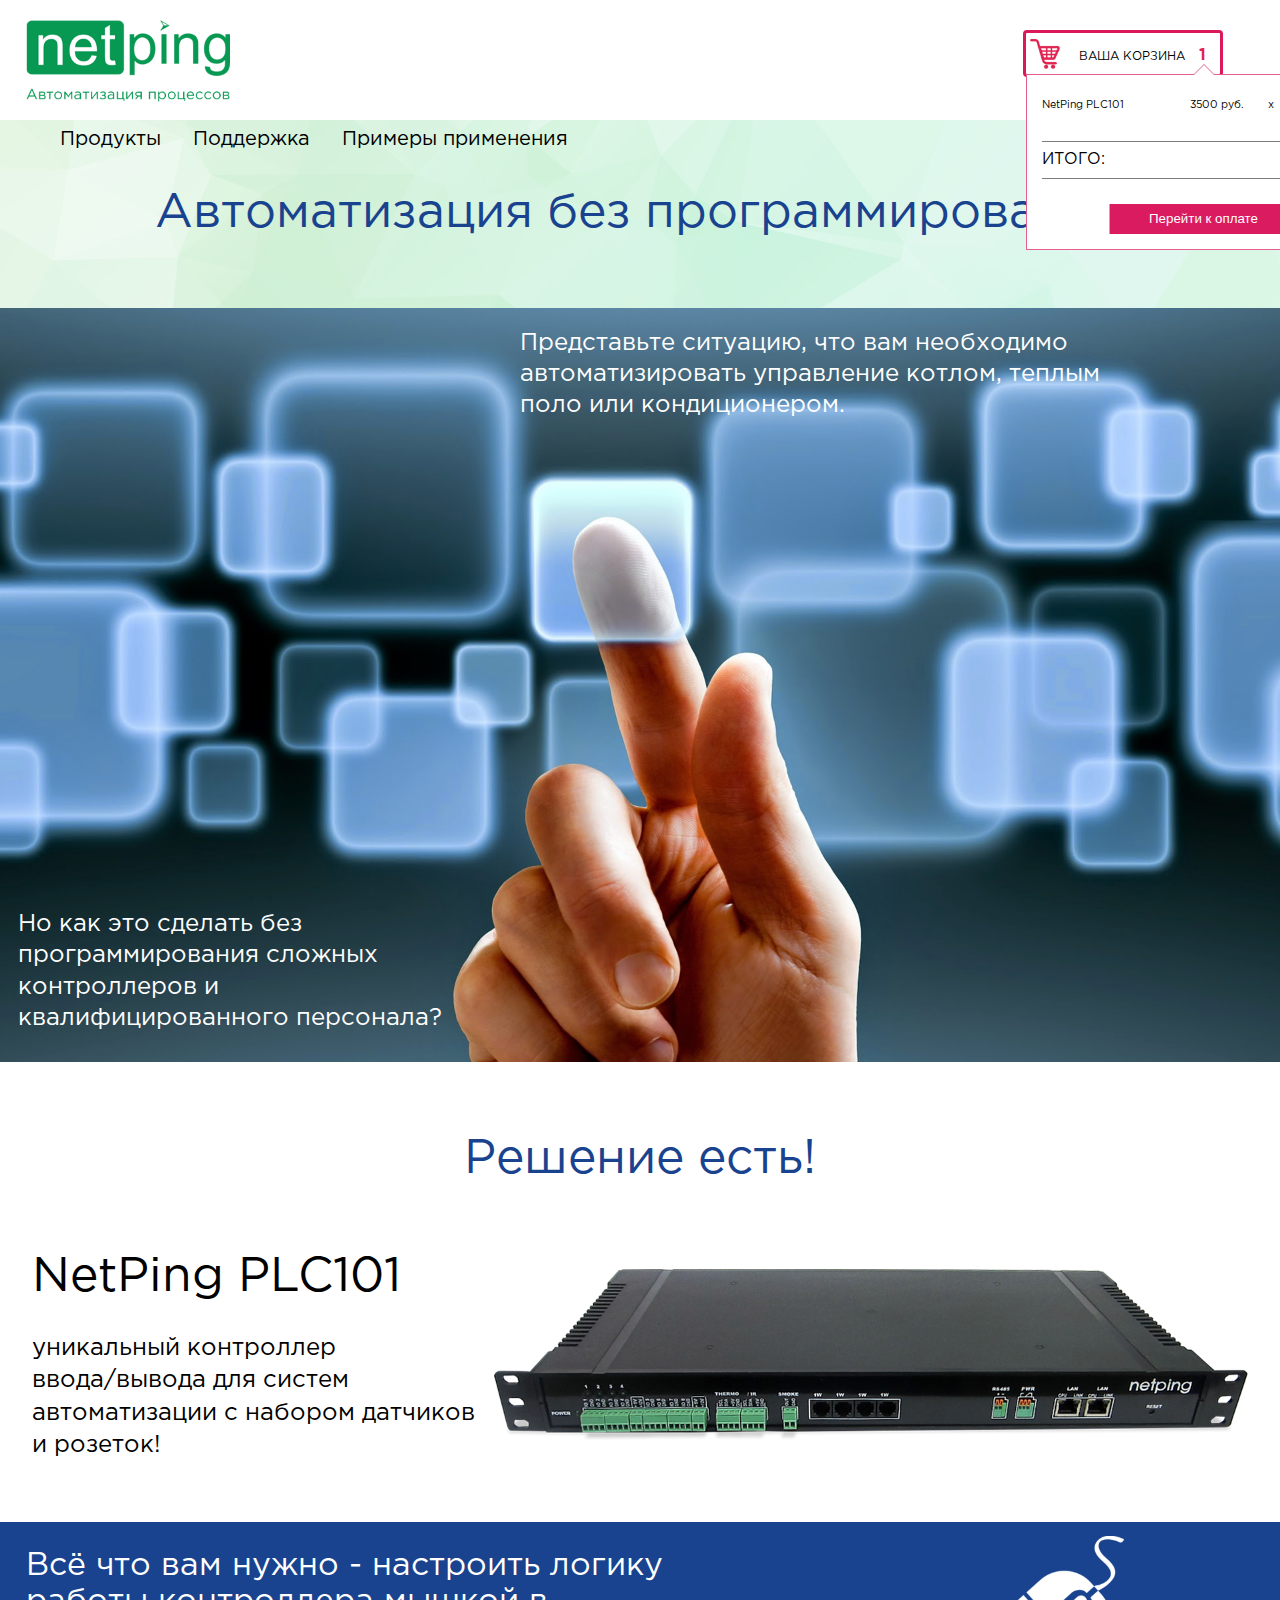
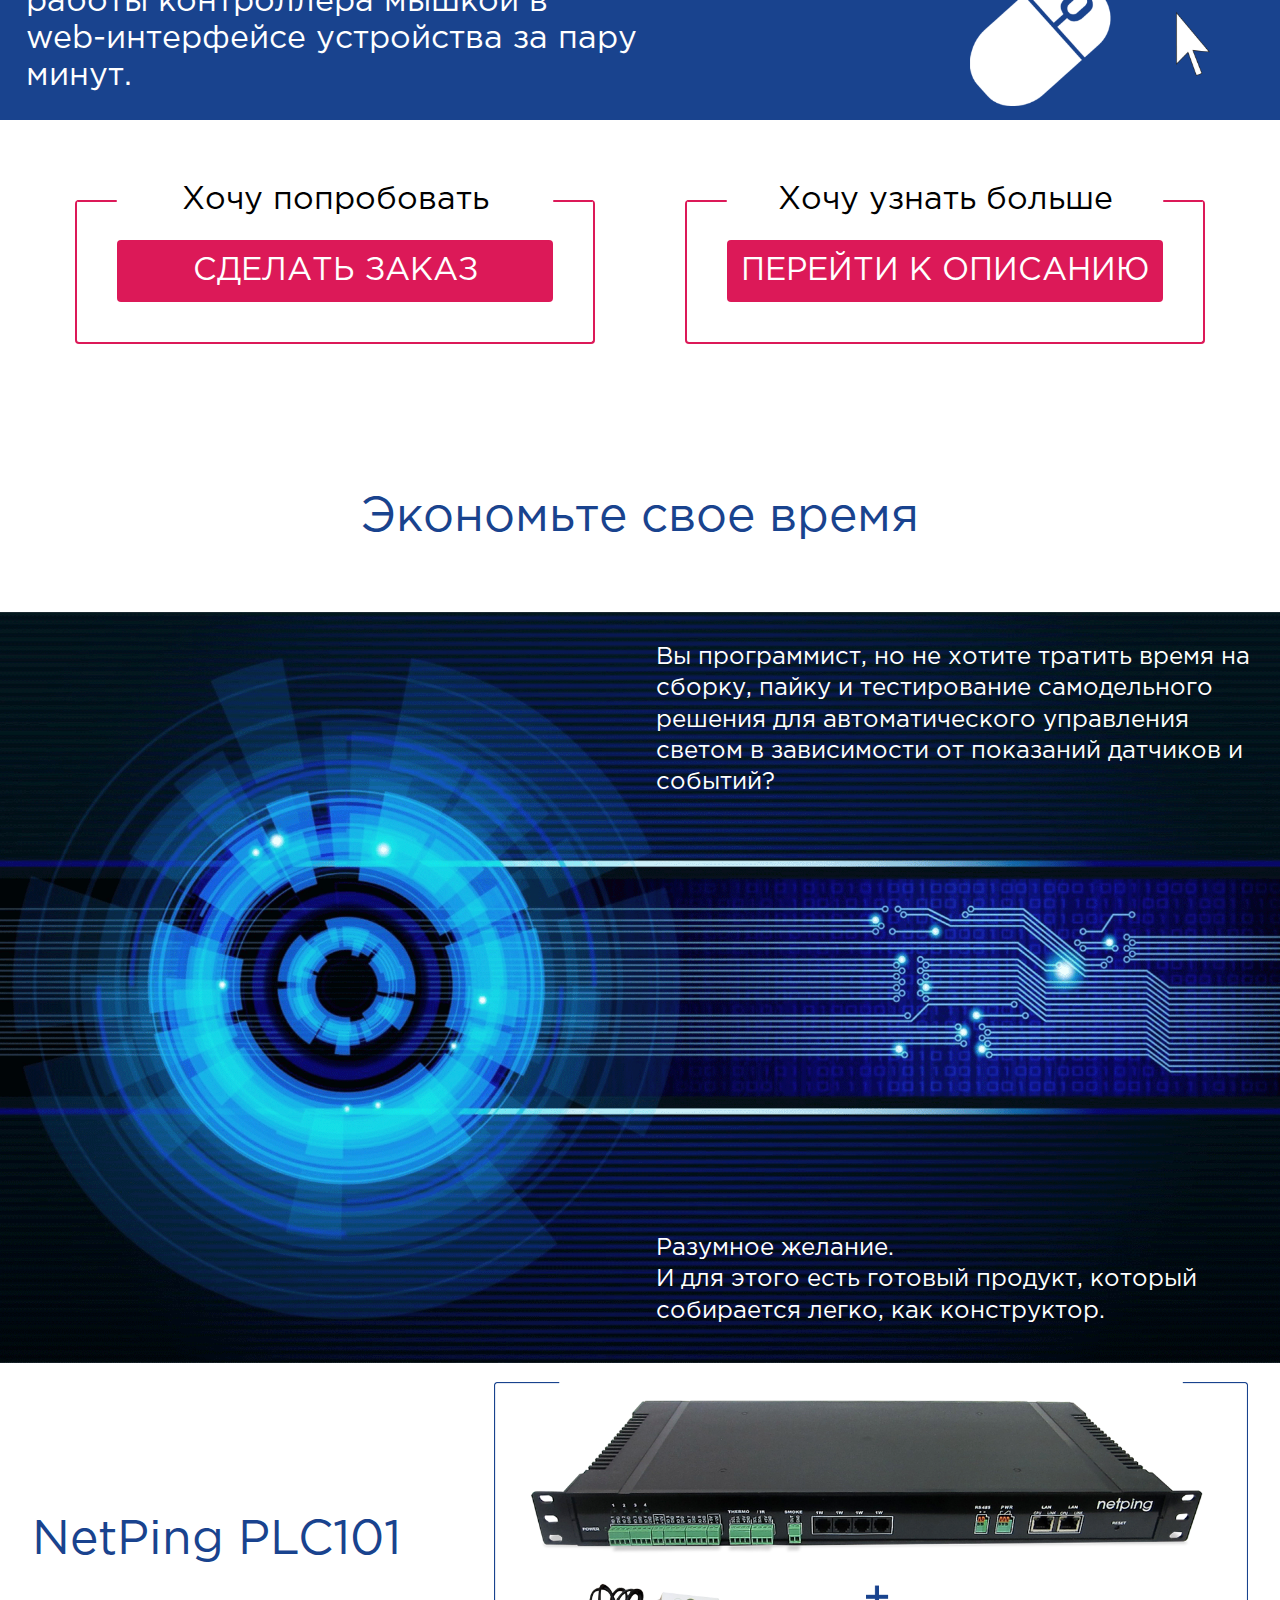
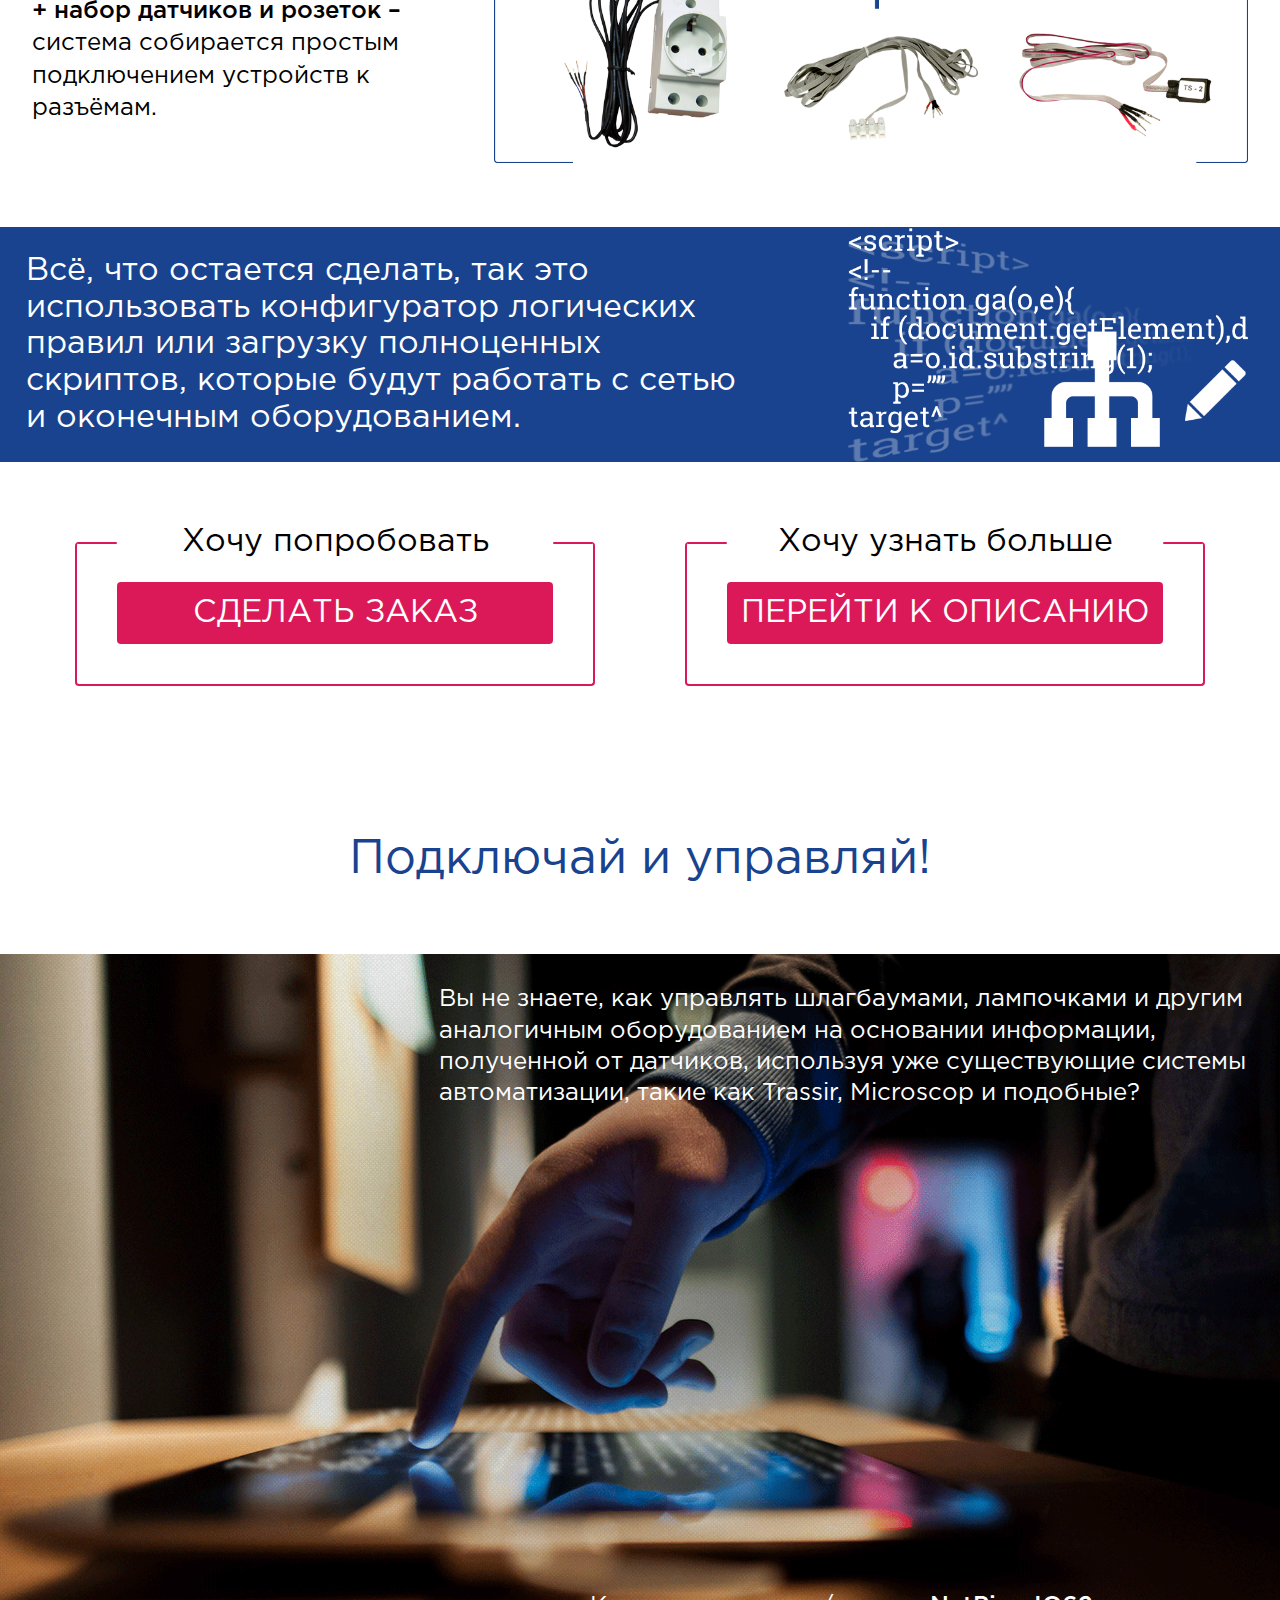
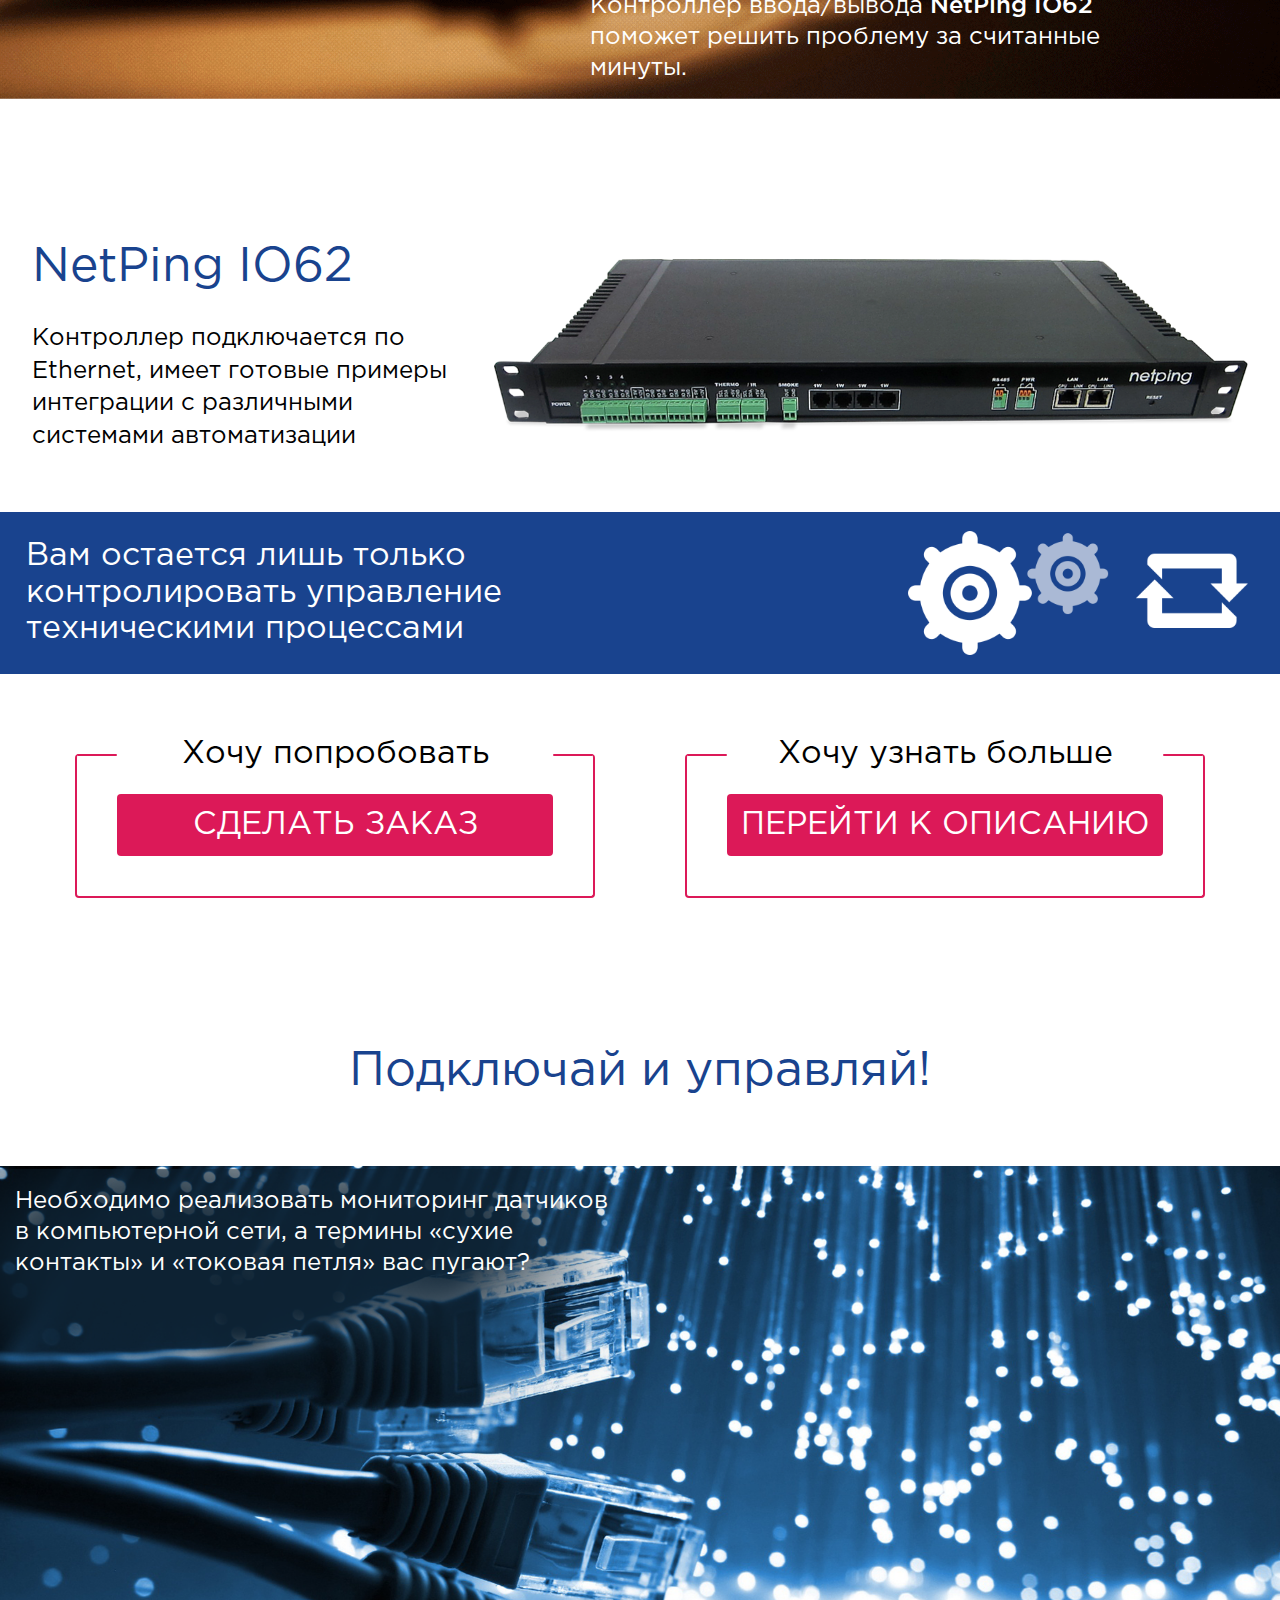
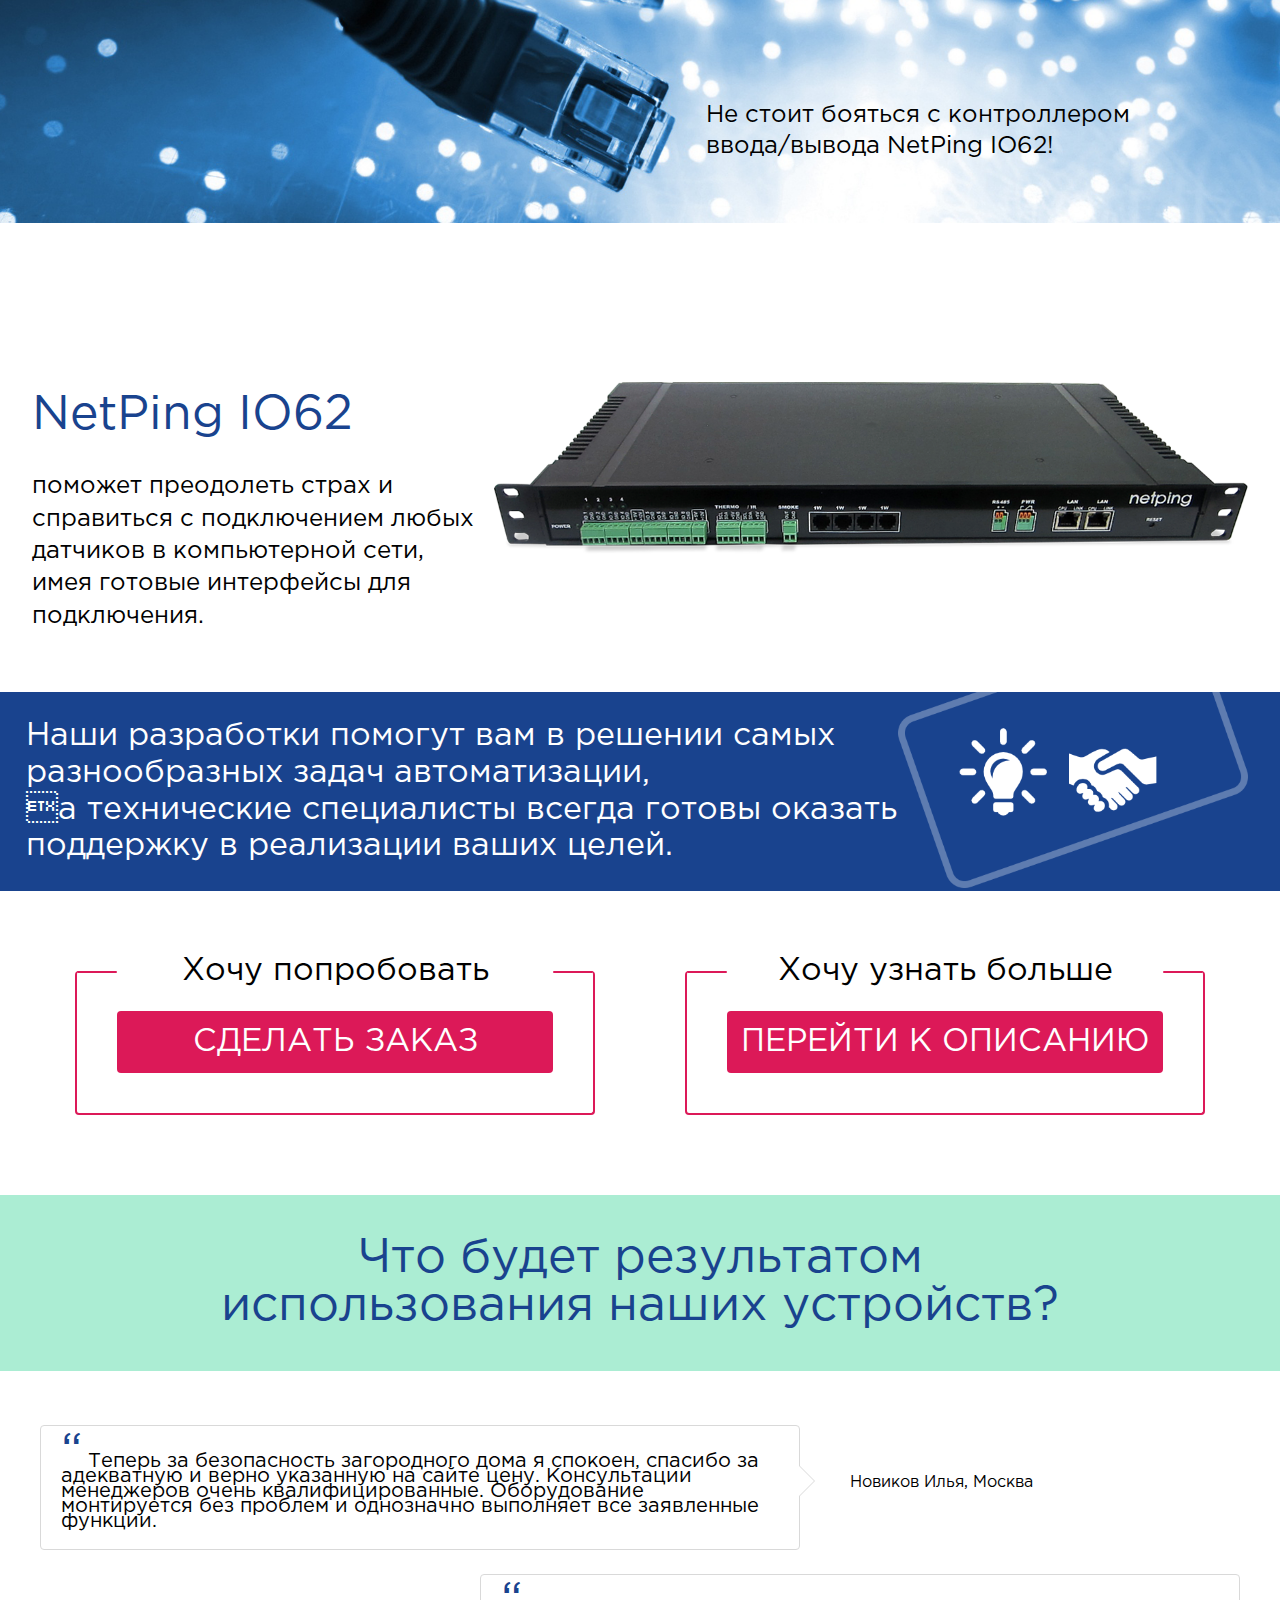
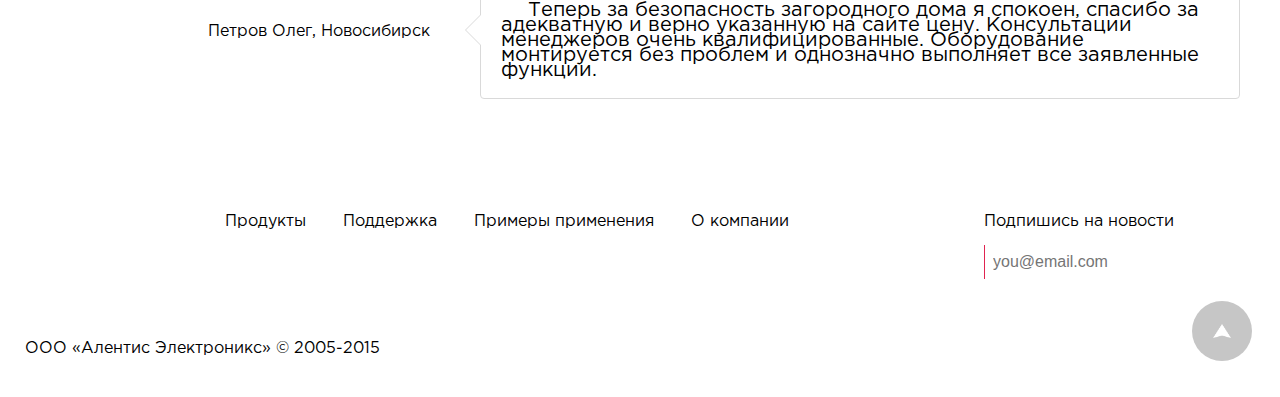
<file: index.html>
﻿<!DOCTYPE html>
<html>
<head>
    <title></title>
    <meta charset="utf-8" />
    <link href="css/reset.css" rel="stylesheet" />
    <link href="css/style.css" rel="stylesheet" />
</head>
<body>
    <div class="wrapper-container">

        <div class="wrapper">
            <div class="header-wrapper">
                <div class="header">
                    <div class="logo">
                        <a href="index.html">
                            <img src="img/logo.png" />
                        </a>
                    </div>
                    <div class="menu">
                        <div>
                            <a href="#">Продукты</a>
                        </div>
                        <div>
                            <a href="#">Поддержка</a>
                        </div>
                        <div>
                            <a href="#">Примеры применения</a>
                        </div>
                    </div>
                    <div class="contacts">
                        <a href="tel:74956468537"><span>+7 /495/ </span>646-85-37</a>
                        <p>
                            <a href="mailto:sales@netping.ru">sales@netping.ru</a>
                            <a href="mailto:support@netping.ru">support@netping.ru</a>
                        </p>
                    </div>
                    <a href="#" class="cart-link">
                        <span class="cart-icon"></span>
                        <span class="cart-link-title">Ваша корзина</span>
                        <span class="cart-counter">1</span>

                        <div class="cart">
                            <div class="cart-item">
                                <span>
                                    NetPing PLC101
                                </span>
                                <span>3500 руб.</span>
                                <span>x</span>
                                <input type="text" value="1" />
                                <button>+</button>

                            </div>

                            <div class="cart-result">
                                <div>Итого:</div>
                                <div>3500 руб.</div>
                            </div>

                            <button class="to-payment">
                                Перейти к оплате
                            </button>

                        </div>


                    </a>
                </div>
            </div>
            <div class="task task-1">
                <div class="task-title">
                    <h1>Автоматизация без программирования</h1>
                </div>
                <div class="task-problem">
                    <img src="img/problem1.png" />
                    <p>
                        Представьте ситуацию, что вам необходимо<br />
                        автоматизировать управление котлом, теплым<br />
                        поло или кондиционером.
                    </p>
                    <p>
                        Но как это сделать без<br />
                        программирования сложных<br />
                        контроллеров и<br />
                        квалифицированного персонала?
                    </p>
                </div>
                <div class="task-title sub-title">
                    <h1>Решение есть!</h1>
                </div>
                <div class="task-solution">
                    <div>
                        <h2>
                            NetPing PLC101
                        </h2>
                        <p>
                            уникальный контроллер<br />
                            ввода/вывода для систем<br />
                            автоматизации с набором датчиков<br />
                            и розеток!
                        </p>
                    </div>
                    <div>
                        <img src="img/netping-solution1.png" />
                    </div>
                </div>
                <div class="task-to-do">
                    <p>
                        Всё что вам нужно - настроить логику<br />
                        работы контроллера мышкой в<br />
                        web-интерфейсе устройства за пару<br />
                        минут.
                    </p>
                </div>
                <div class="task-actions">
                    <div>
                        <div class="task-action">
                            <div class="task-action-title">
                                Хочу попробовать
                            </div>
                            <a href="#" class="task-button">
                                Сделать заказ
                            </a>

                        </div>
                    </div>
                    <div>
                        <div class="task-action">
                            <div class="task-action-title">
                                Хочу узнать больше
                            </div>
                            <a href="#" class="task-button">
                                Перейти к описанию
                            </a>

                        </div>
                    </div>
                </div>
            </div>

            <div class="task task-2">
                <div class="task-title">
                    <h1>Экономьте свое время</h1>
                </div>
                <div class="task-problem">
                    <img src="img/problem2.gif" />
                    <p>
                        Вы программист, но не хотите тратить время на<br />
                        сборку, пайку и тестирование самодельного<br />
                        решения для автоматического управления<br />
                        светом в зависимости от показаний датчиков и<br />
                        событий?
                    </p>
                    <p>
                        Разумное желание.<br />
                        И для этого есть готовый продукт, который<br />
                        собирается легко, как конструктор.
                    </p>
                </div>
                <div class="task-solution">
                    <div>
                        <h2>
                            NetPing PLC101
                        </h2>
                        <p>
                            <strong class="medium">+ набор датчиков и розеток –</strong><br />
                            система собирается простым<br />
                            подключением устройств к<br />
                            разъёмам.
                        </p>
                    </div>
                    <div>
                        <img src="img/netping-solution2.png" />
                    </div>

                </div>
                <div class="task-to-do">
                    <p>
                        Всё, что остается сделать, так это<br />
                        использовать конфигуратор логических<br />
                        правил или загрузку полноценных<br />
                        скриптов, которые будут работать с сетью<br />
                        и оконечным оборудованием.
                    </p>
                </div>
                <div class="task-actions">
                    <div>
                        <div class="task-action">
                            <div class="task-action-title">
                                Хочу попробовать
                            </div>
                            <a href="#" class="task-button">
                                Сделать заказ
                            </a>

                        </div>
                    </div>
                    <div>
                        <div class="task-action">
                            <div class="task-action-title">
                                Хочу узнать больше
                            </div>
                            <a href="#" class="task-button">
                                Перейти к описанию
                            </a>

                        </div>
                    </div>

                </div>
            </div>

            <div class="task task-3">
                <div class="task-title">
                    <h1>Подключай и управляй!</h1>
                </div>
                <div class="task-problem">
                    <img src="img/problem3.gif" />
                    <p>
                        Вы не знаете, как управлять шлагбаумами, лампочками и другим<br />
                        аналогичным оборудованием на основании информации,<br />
                        полученной от датчиков, используя уже существующие системы<br />
                        автоматизации, такие как Trassir, Microscop и подобные?
                    </p>
                    <p>
                        Контроллер ввода/вывода <strong class="medium">NetPing IO62</strong><br />
                        поможет решить проблему за считанные<br />
                        минуты.
                    </p>
                </div>
                <div class="task-title sub-title">
                    <h1></h1>
                </div>

                <div class="task-solution">
                    <div>
                        <h2>
                            NetPing IO62
                        </h2>
                        <p>
                            Контроллер подключается по<br />
                            Ethernet, имеет готовые примеры<br />
                            интеграции с различными<br />
                            системами автоматизации
                        </p>
                    </div>
                    <div>
                        <img src="img/netping-solution1.png" />
                    </div>
                </div>
                <div class="task-to-do">
                    <p>
                        Вам остается лишь только<br />
                        контролировать управление<br />
                        техническими процессами
                    </p>
                </div>
                <div class="task-actions">
                    <div>
                        <div class="task-action">
                            <div class="task-action-title">
                                Хочу попробовать
                            </div>
                            <a href="#" class="task-button">
                                Сделать заказ
                            </a>

                        </div>
                    </div>
                    <div>
                        <div class="task-action">
                            <div class="task-action-title">
                                Хочу узнать больше
                            </div>
                            <a href="#" class="task-button">
                                Перейти к описанию
                            </a>

                        </div>
                    </div>

                </div>
            </div>

            <div class="task task-4">
                <div class="task-title">
                    <h1>Подключай и управляй!</h1>
                </div>
                <div class="task-problem">
                    <img src="img/problem4.png" />
                    <p>
                        Необходимо реализовать мониторинг датчиков<br />
                        в компьютерной сети, а термины &laquo;сухие<br />
                        контакты&raquo; и &laquo;токовая петля&raquo; вас пугают?
                    </p>
                    <p>
                        Не стоит бояться с контроллером<br />
                        ввода/вывода NetPing IO62!
                    </p>
                </div>
                <div class="task-title sub-title">
                    <h1></h1>
                </div>

                <div class="task-solution">
                    <div>
                        <h2>
                            NetPing IO62
                        </h2>
                        <p>
                            поможет преодолеть страх и<br />
                            справиться с подключением любых<br />
                            датчиков в компьютерной сети,<br />
                            имея готовые интерфейсы для<br />
                            подключения.
                        </p>
                    </div>
                    <div>
                        <img src="img/netping-solution1.png" />
                    </div>
                </div>
                <div class="task-to-do">
                    <p>
                        Наши разработки помогут вам в решении самых<br />
                        разнообразных задач автоматизации,<br />
                        а технические специалисты  всегда готовы оказать<br />
                        поддержку в реализации ваших целей.
                    </p>
                </div>
                <div class="task-actions">
                    <div>
                        <div class="task-action">
                            <div class="task-action-title">
                                Хочу попробовать
                            </div>
                            <a href="#" class="task-button">
                                Сделать заказ
                            </a>

                        </div>
                    </div>
                    <div>
                        <div class="task-action">
                            <div class="task-action-title">
                                Хочу узнать больше
                            </div>
                            <a href="#" class="task-button">
                                Перейти к описанию
                            </a>

                        </div>
                    </div>

                </div>
            </div>

            <div class="reviews">
                <div class="reviews-title">
                    <h1>
                        Что будет результатом<br />
                        использования наших устройств?
                    </h1>
                </div>
                <div class="reviews-list">
                    <div class="review">
                        <div class="review-content-wrapper">
                            <div class="review-content">
                                Теперь за безопасность загородного дома я спокоен, спасибо за адекватную и верно указанную на сайте цену. Консультации менеджеров очень квалифицированные. Оборудование монтируется без проблем и однозначно выполняет все заявленные функции.
                            </div>
                        </div>
                        <div class="review-author">
                            Новиков Илья, Москва
                        </div>
                    </div>

                    <div class="review">
                        <div class="review-content-wrapper">
                            <div class="review-content">
                                Теперь за безопасность загородного дома я спокоен, спасибо за адекватную и верно указанную на сайте цену. Консультации менеджеров очень квалифицированные. Оборудование монтируется без проблем и однозначно выполняет все заявленные функции.
                            </div>
                        </div>
                        <div class="review-author">
                            Петров Олег, Новосибирск
                        </div>
                    </div>

                </div>
            </div>

            <div class="footer">
                <div class="footer-menu">
                    <a href="#">Продукты</a>
                    <a href="#">Поддержка</a>
                    <a href="#">Примеры применения</a>
                    <a href="#">О компании</a>
                </div>
                <div class="footer-news">
                    <label>
                        Подпишись на новости
                        <input placeholder="you@email.com" />
                    </label>
                </div>
                <div class="up-button">
                    <a href="#">
                    </a>
                </div>

                <div class="copyright">
                    ООО «Алентис Электроникс» © 2005-2015
                </div>
            </div>
        </div>

    </div>
</body>
</html>
</file>
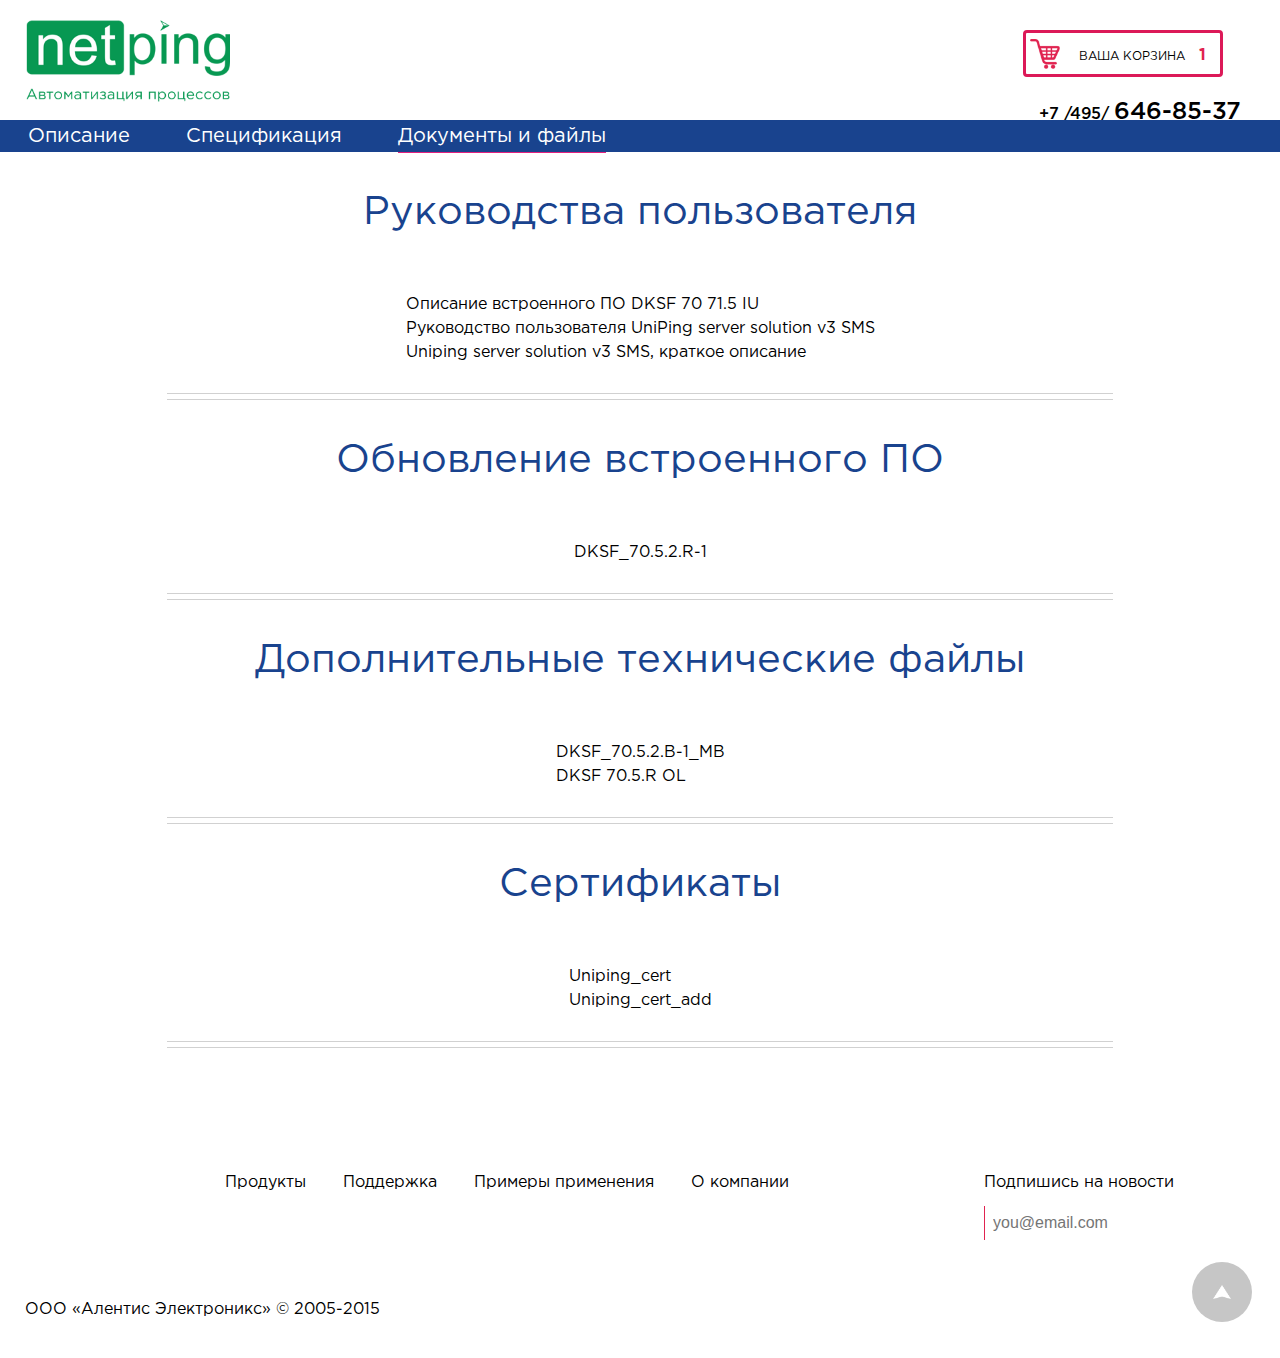
<file: docs.html>
﻿<!DOCTYPE html>
<html>
<head>
    <title></title>
    <meta charset="utf-8" />
    <link href="css/reset.css" rel="stylesheet" />
    <link href="css/style.css" rel="stylesheet" />
</head>
<body>
    <div class="wrapper-container">

        <div class="wrapper">
            <div class="header-wrapper">
                <div class="header">
                    <div class="logo">
                        <a href="index.html">
                            <img src="img/logo.png" />
                        </a>
                    </div>
                    <div class="menu">
                        <div>
                            <a href="#">Продукты</a>
                        </div>
                        <div>
                            <a href="#">Поддержка</a>
                        </div>
                        <div>
                            <a href="#">Примеры применения</a>
                        </div>
                    </div>
                    <div class="contacts">
                        <a href="tel:74956468537"><span>+7 /495/ </span>646-85-37</a>
                        <p>
                            <a href="mailto:sales@netping.ru">sales@netping.ru</a>
                            <a href="mailto:support@netping.ru">support@netping.ru</a>
                        </p>
                    </div>
                    <a href="#" class="cart-link">
                        <span class="cart-icon"></span>
                        <span class="cart-link-title">Ваша корзина</span>
                        <span class="cart-counter">1</span>
                    </a>
                </div>
            </div>

            <div class="product-nav">
                <a href="/product-short.html">Описание</a>
                <a href="/specs.html">Спецификация</a>
                <a href="/docs.html" class="active">Документы и файлы</a>
            </div>

            <div class="documents-wrapper">

                <div class="document-block">
                    <h1>
                        Руководства пользователя
                    </h1>
                    <p>
                        Описание встроенного ПО DKSF 70 71.5 IU<br />
                        Руководство пользователя UniPing server solution v3 SMS<br />
                        Uniping server solution v3 SMS, краткое описание<br />
                    </p>
                </div>

                <div class="document-block">
                    <h1>
                        Обновление встроенного ПО
                    </h1>
                    <p>
                        DKSF_70.5.2.R-1
                    </p>
                </div>

                <div class="document-block">
                    <h1>
                        Дополнительные технические файлы
                    </h1>
                    <p>
                        DKSF_70.5.2.B-1_MB<br />
                        DKSF 70.5.R OL
                    </p>
                </div>

                <div class="document-block">
                    <h1>
                        Сертификаты
                    </h1>
                    <p>
                        Uniping_cert<br />
                        Uniping_cert_add
                    </p>
                </div>

            </div>

            <div class="footer">
                <div class="footer-menu">
                    <a href="#">Продукты</a>
                    <a href="#">Поддержка</a>
                    <a href="#">Примеры применения</a>
                    <a href="#">О компании</a>
                </div>
                <div class="footer-news">
                    <label>
                        Подпишись на новости
                        <input placeholder="you@email.com" />
                    </label>
                </div>
                <div class="up-button">
                    <a href="#">
                    </a>
                </div>

                <div class="copyright">
                    ООО «Алентис Электроникс» © 2005-2015
                </div>
            </div>
        </div>

    </div>
</body>
</html>
</file>
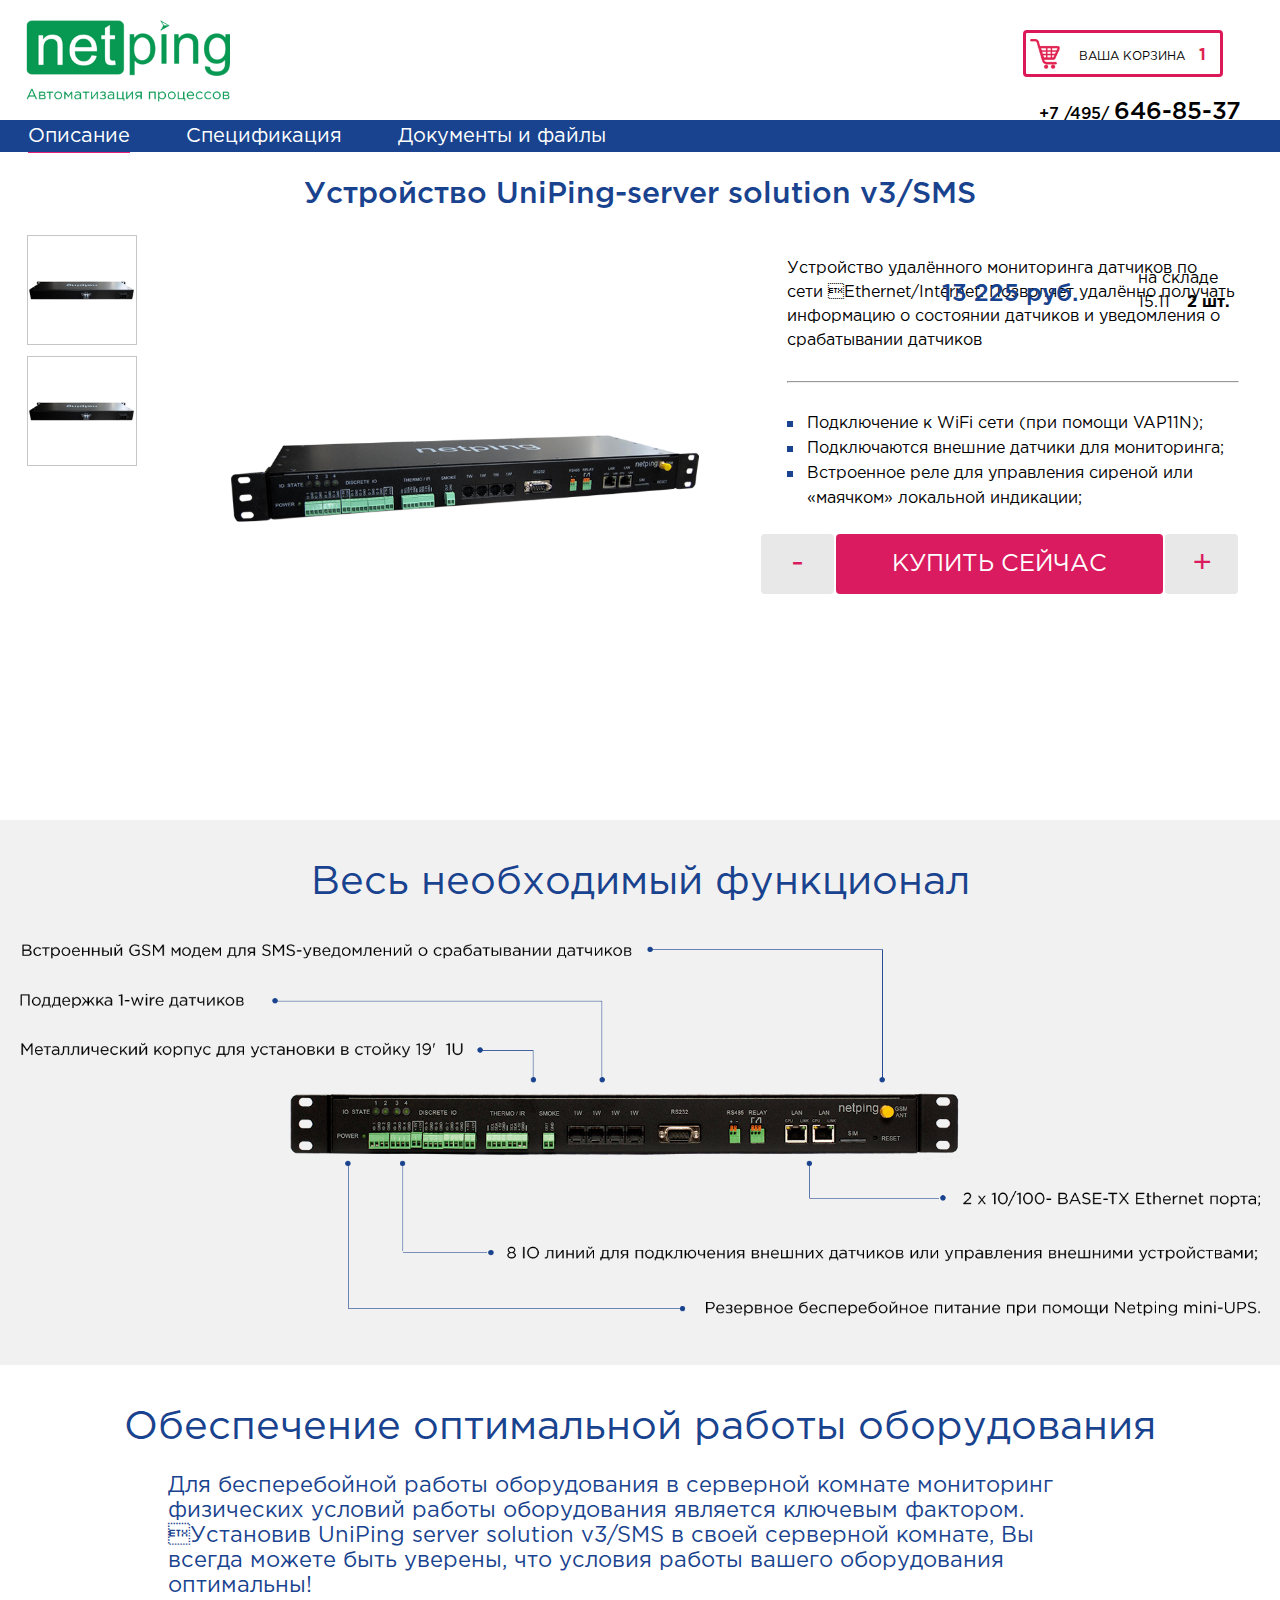
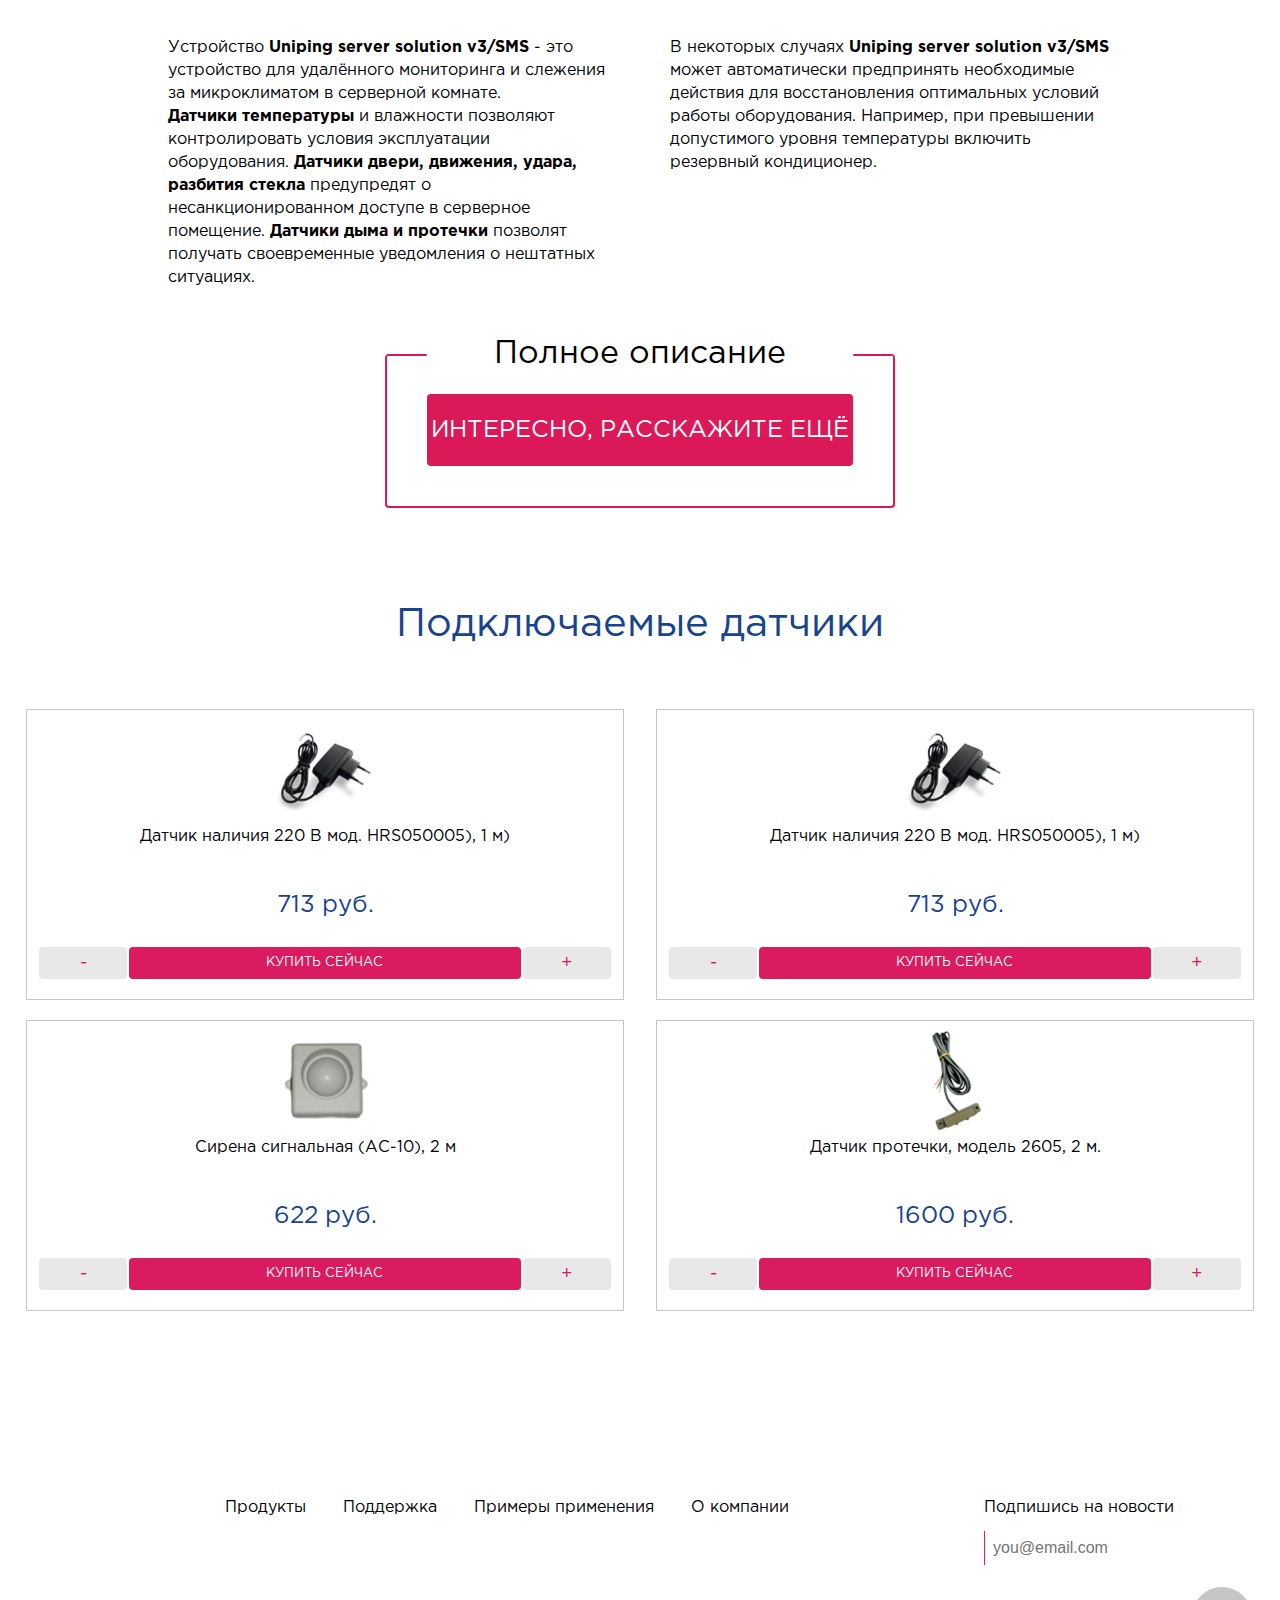
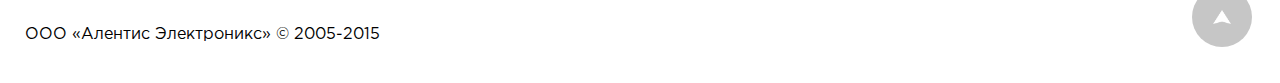
<file: product-short.html>
﻿<!DOCTYPE html>
<html>
<head>
    <title></title>
    <meta charset="utf-8" />
    <link href="css/reset.css" rel="stylesheet" />
    <link href="css/style.css" rel="stylesheet" />
</head>
<body>

    <div class="wrapper-container">

        <div class="wrapper">
            <div class="header-wrapper">
                <div class="header">
                    <div class="logo">
                        <a href="index.html">
                            <img src="img/logo.png" />
                        </a>
                    </div>
                    <div class="menu">
                        <div>
                            <a href="#">Продукты</a>
                        </div>
                        <div>
                            <a href="#">Поддержка</a>
                        </div>
                        <div>
                            <a href="#">Примеры применения</a>
                        </div>
                    </div>
                    <div class="contacts">
                        <a href="tel:74956468537"><span>+7 /495/ </span>646-85-37</a>
                        <p>
                            <a href="mailto:sales@netping.ru">sales@netping.ru</a>
                            <a href="mailto:support@netping.ru">support@netping.ru</a>
                        </p>
                    </div>
                    <a href="#" class="cart-link">
                        <span class="cart-icon"></span>
                        <span class="cart-link-title">Ваша корзина</span>
                        <span class="cart-counter">1</span>
                    </a>
                </div>
            </div>

            <div class="product-nav">
                <a href="/product-short.html" class="active">Описание</a>
                <a href="/specs.html">Спецификация</a>
                <a href="/docs.html">Документы и файлы</a>

            </div>

            <div class="product">
            <div class="product-header">
                <h1 class="header-for-small">Устройство UniPing-server solution v3/SMS</h1>
                
                <div class="product-gallery">
                    <div class="product-thumbs">
                        <div class="product-thumb">
                            <img src="img/product-thumb.png"/>
                        </div>
                        <div class="product-thumb">
                            <img src="img/product-thumb.png"/>
                        </div>
                    </div>
                    <div class="product-image">
                        <img src="img/product-image.png"/>
                    </div>
                </div>
                <div class="product-info">
                    <h1 class="header-for-big"q>Устройство UniPing-server solution v3/SMS</h1>
                    <p>Устройство удалённого мониторинга датчиков по сети Ethernet/Internet. Позволяет удалённо получать информацию о состоянии датчиков и уведомления о срабатывании датчиков</p>
                    <hr/>
                    <ul>
                        <li>
                            Подключение к WiFi сети (при помощи VAP11N);
                        </li>
                        <li>
                            Подключаются внешние датчики для мониторинга;
                        </li>
                        <li>
                            Встроенное реле для управления сиреной или «маячком» локальной индикации;
                        </li>
                    </ul>

                    <div class="product-price">
                        <div>
                            <label>13 225 руб.</label>
                            <p>
                                на складе<br/>
                                <span>15.11</span>
                                <span><strong>2 шт.</strong></span>
                            </p>
                        </div>
                    </div>

                    <div class="product-buttons">
                        <div class="product-control-button">
                            <a href="#">-</a>
                        </div>
                        <div class="product-buy-button">
                            <a href="#">Купить сейчас</a>
                        </div>
                        <div class="product-control-button">
                            <a href="#">+</a>
                        </div>
                    </div>

                </div>



            </div>
                <div class="description-block functional">
                    <h1>
                        Весь необходимый функционал
                    </h1>
                    <div class="product-description-image">
                        <img src="img/all-you-need.png" />
                    </div>
                </div>

                <div class="description-block nobg">
                    <h1>
                        Обеспечение оптимальной работы оборудования
                    </h1>
                    <div class="description-block-text">
                        <p>
                            Для бесперебойной работы оборудования в серверной комнате мониторинг физических условий работы оборудования является ключевым фактором. Установив UniPing server solution v3/SMS в своей серверной комнате, Вы всегда можете быть уверены, что условия работы вашего оборудования оптимальны!
                        </p>

                        <div class="double-p">
                            <p>
                                Устройство <strong>Uniping server solution v3/SMS</strong> - это устройство для удалённого мониторинга и слежения за микроклиматом в серверной комнате.<br />
                                <strong>Датчики температуры</strong> и влажности позволяют контролировать условия эксплуатации оборудования.
                                <strong>Датчики двери, движения, удара, разбития стекла</strong> предупредят о несанкционированном доступе в серверное помещение.
                                <strong>Датчики дыма и протечки</strong> позволят получать своевременные уведомления о нештатных ситуациях.
                            </p>
                            <p>
                                В некоторых случаях <strong>Uniping server solution v3/SMS</strong> может автоматически предпринять необходимые действия для восстановления оптимальных условий работы оборудования. Например, при превышении допустимого уровня температуры включить резервный кондиционер.
                            </p>
                        </div>
                    </div>

                    <div class="task-action">
                        <div class="task-action-title">
                            Полное описание
                        </div>
                        <a href="/product.html" class="task-button">
                            Интересно, расскажите ещё
                        </a>

                    </div>

                </div>

                <div class="connectable-sensors">

                    <h1>Подключаемые датчики</h1>

                    <div class="sensors-wrapper">

                        <div class="sensor-wrapper">
                            <div class="sensor">

                                <img src="img/sensors/1.png" />
                                <div class="sensor-title">
                                    Датчик наличия 220 В
                                    мод. HRS050005), 1 м)
                                </div>

                                <div class="sensor-price">
                                    713 руб.
                                </div>

                                <div class="product-buttons">
                                    <div class="product-control-button">
                                        <a href="#">-</a>
                                    </div>
                                    <div class="product-buy-button">
                                        <a href="#">Купить сейчас</a>
                                    </div>
                                    <div class="product-control-button">
                                        <a href="#">+</a>
                                    </div>
                                </div>

                            </div>
                        </div>

                        <div class="sensor-wrapper">
                            <div class="sensor">

                                <img src="img/sensors/1.png" />
                                <div class="sensor-title">
                                    Датчик наличия 220 В
                                    мод. HRS050005), 1 м)
                                </div>

                                <div class="sensor-price">
                                    713 руб.
                                </div>

                                <div class="product-buttons">
                                    <div class="product-control-button">
                                        <a href="#">-</a>
                                    </div>
                                    <div class="product-buy-button">
                                        <a href="#">Купить сейчас</a>
                                    </div>
                                    <div class="product-control-button">
                                        <a href="#">+</a>
                                    </div>
                                </div>

                            </div>
                        </div>

                        <div class="sensor-wrapper">
                            <div class="sensor">

                                <img src="img/sensors/2.png" />
                                <div class="sensor-title">
                                    Сирена сигнальная (АС-10), 2 м
                                </div>

                                <div class="sensor-price">
                                    622 руб.
                                </div>

                                <div class="product-buttons">
                                    <div class="product-control-button">
                                        <a href="#">-</a>
                                    </div>
                                    <div class="product-buy-button">
                                        <a href="#">Купить сейчас</a>
                                    </div>
                                    <div class="product-control-button">
                                        <a href="#">+</a>
                                    </div>
                                </div>

                            </div>
                        </div>

                        <div class="sensor-wrapper">
                            <div class="sensor">

                                <img src="img/sensors/3.png" />
                                <div class="sensor-title">
                                    Датчик протечки, модель
                                    2605, 2 м.
                                </div>

                                <div class="sensor-price">
                                    1600 руб.
                                </div>

                                <div class="product-buttons">
                                    <div class="product-control-button">
                                        <a href="#">-</a>
                                    </div>
                                    <div class="product-buy-button">
                                        <a href="#">Купить сейчас</a>
                                    </div>
                                    <div class="product-control-button">
                                        <a href="#">+</a>
                                    </div>
                                </div>

                            </div>
                        </div>

                    </div>
                </div>


            </div>

            <div class="footer">
                <div class="footer-menu">
                    <a href="#">Продукты</a>
                    <a href="#">Поддержка</a>
                    <a href="#">Примеры применения</a>
                    <a href="#">О компании</a>
                </div>
                <div class="footer-news">
                    <label>
                        Подпишись на новости
                        <input placeholder="you@email.com" />
                    </label>
                </div>
                <div class="up-button">
                    <a href="#">
                    </a>
                </div>

                <div class="copyright">
                    ООО «Алентис Электроникс» © 2005-2015
                </div>
            </div>
        </div>

    </div>
</body>
</html>
</file>
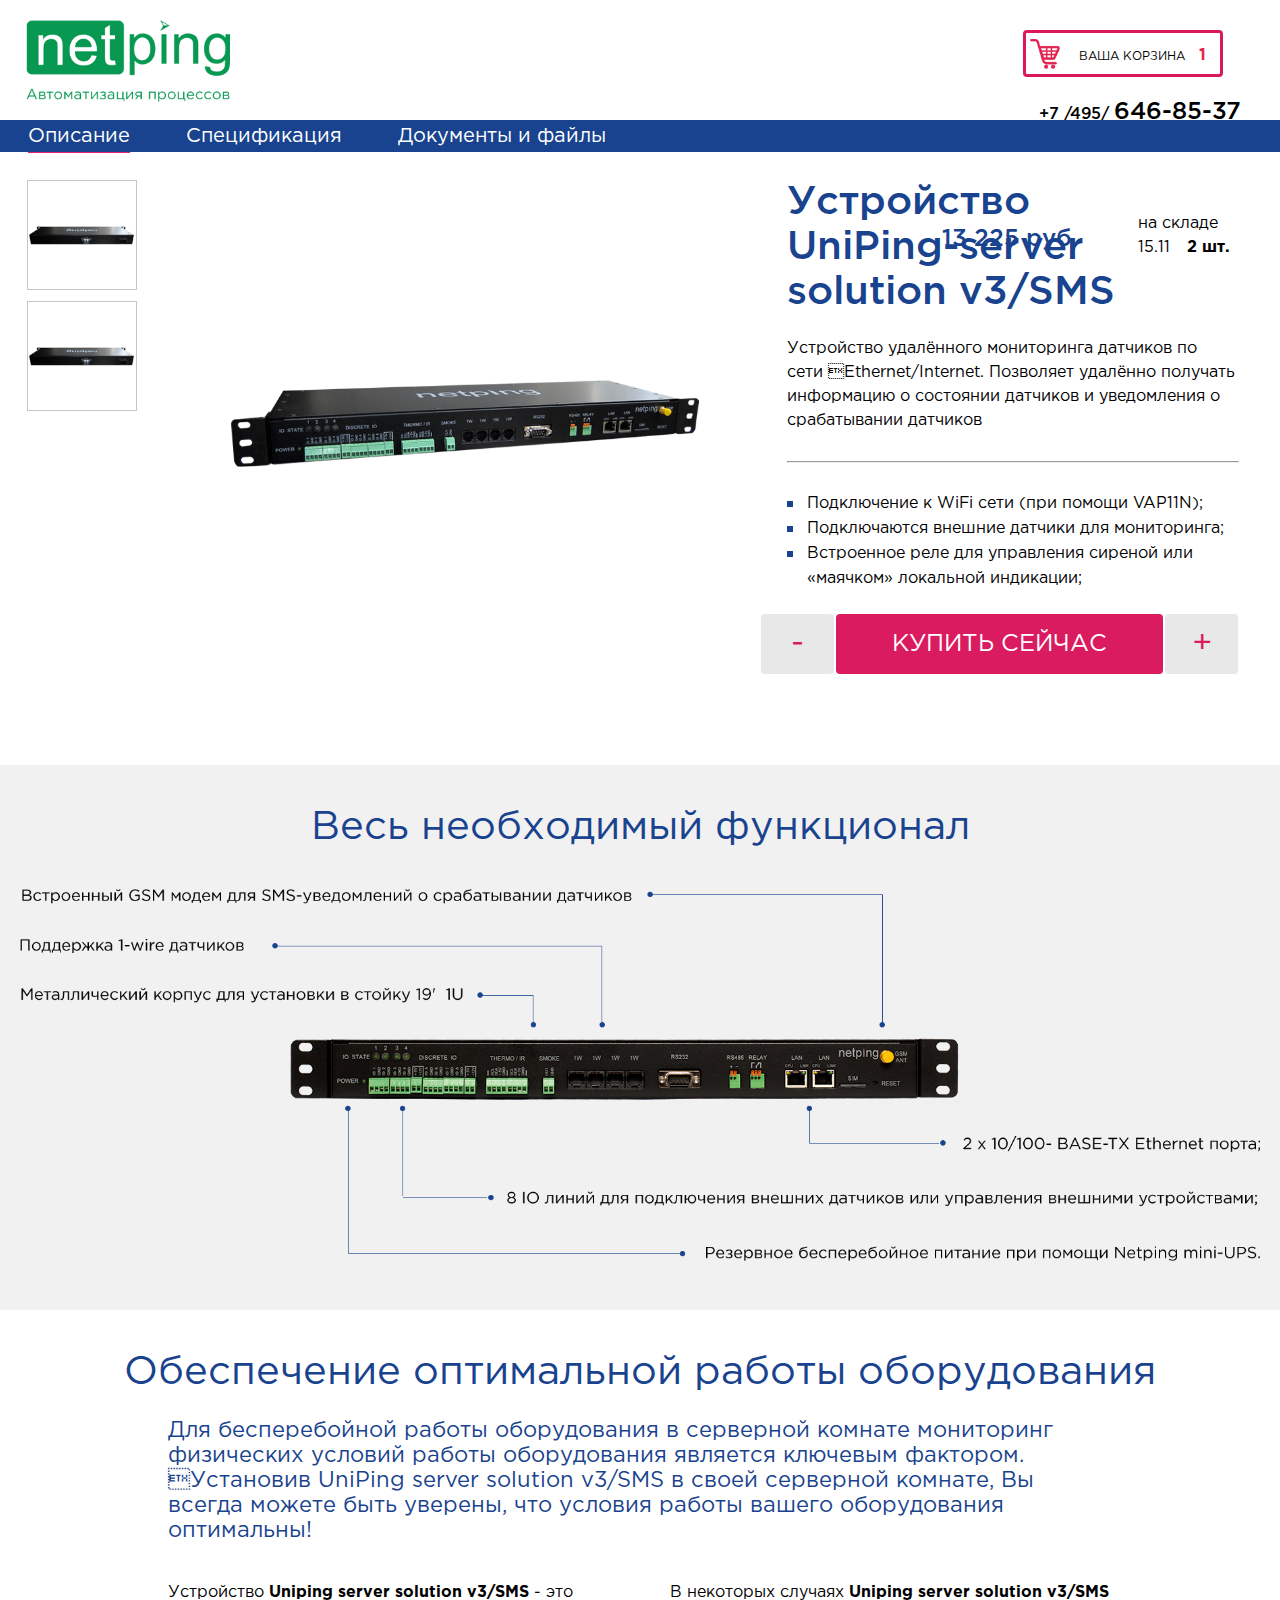
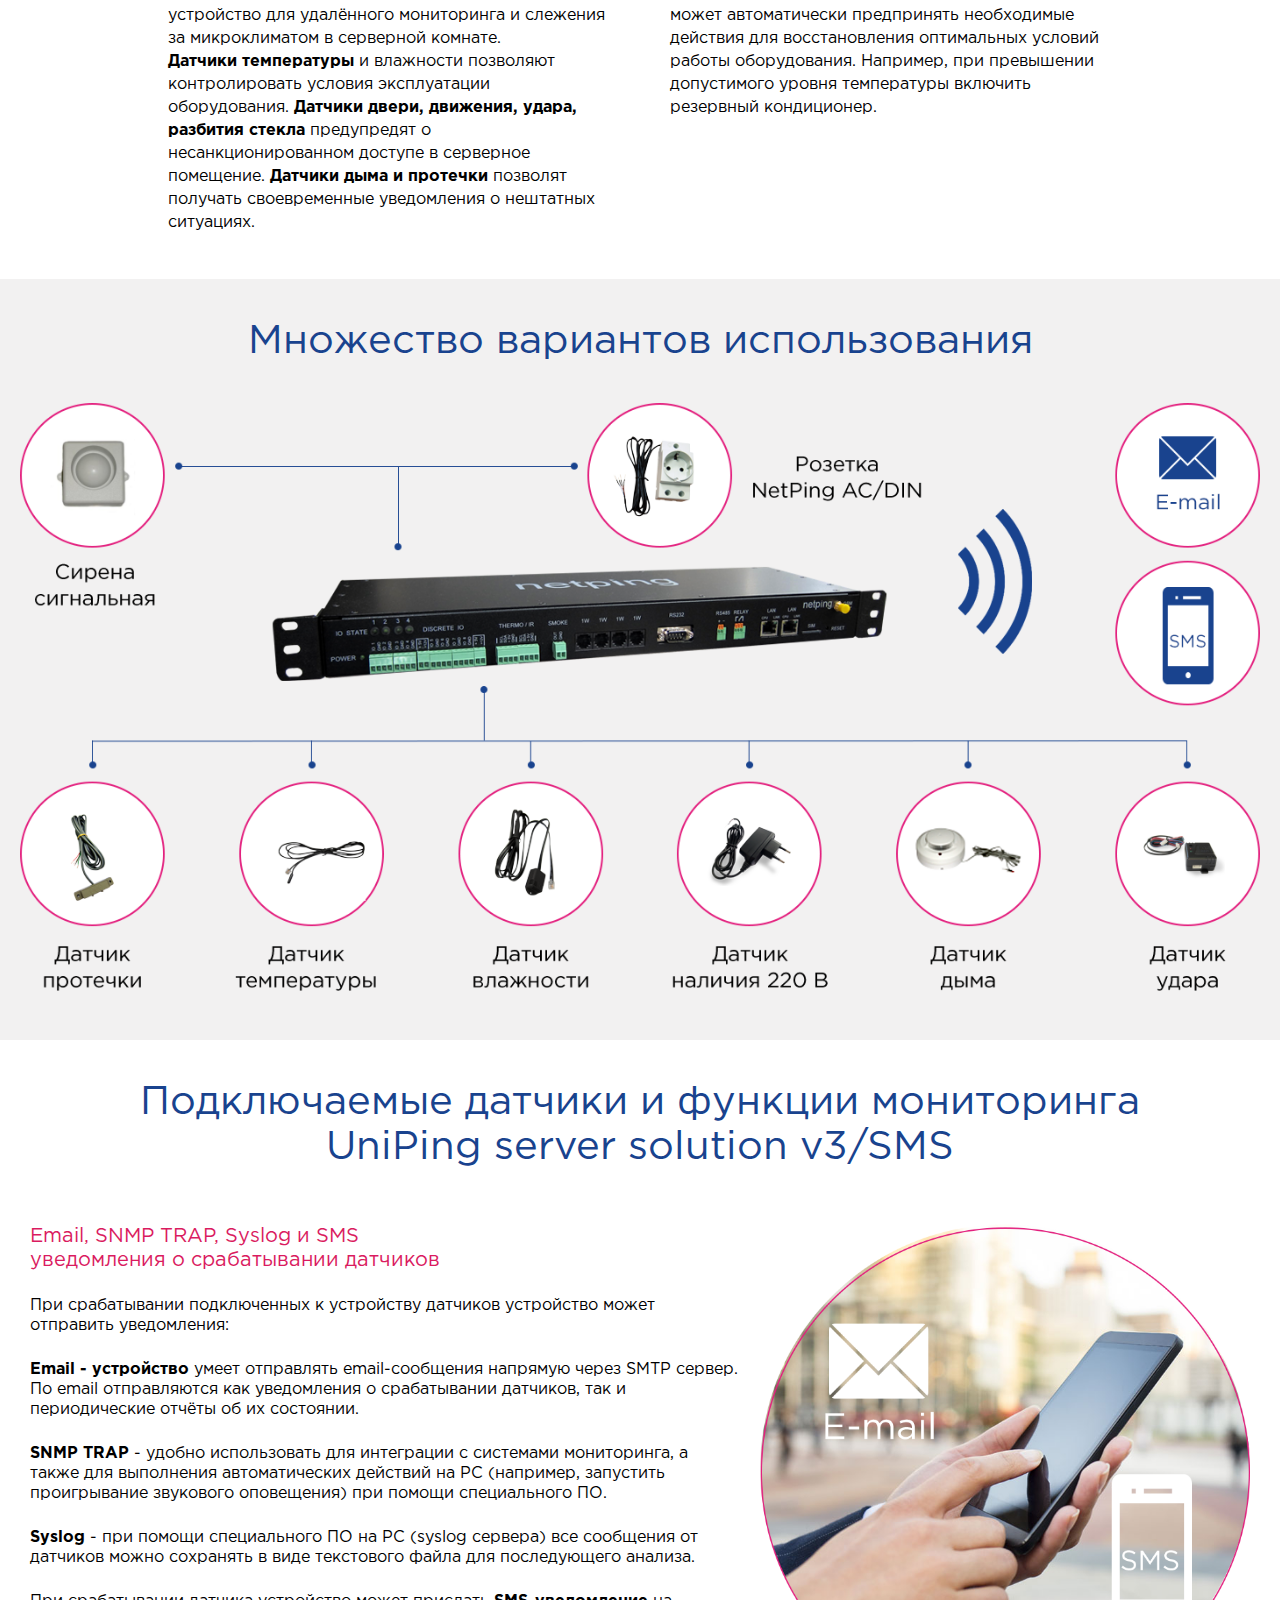
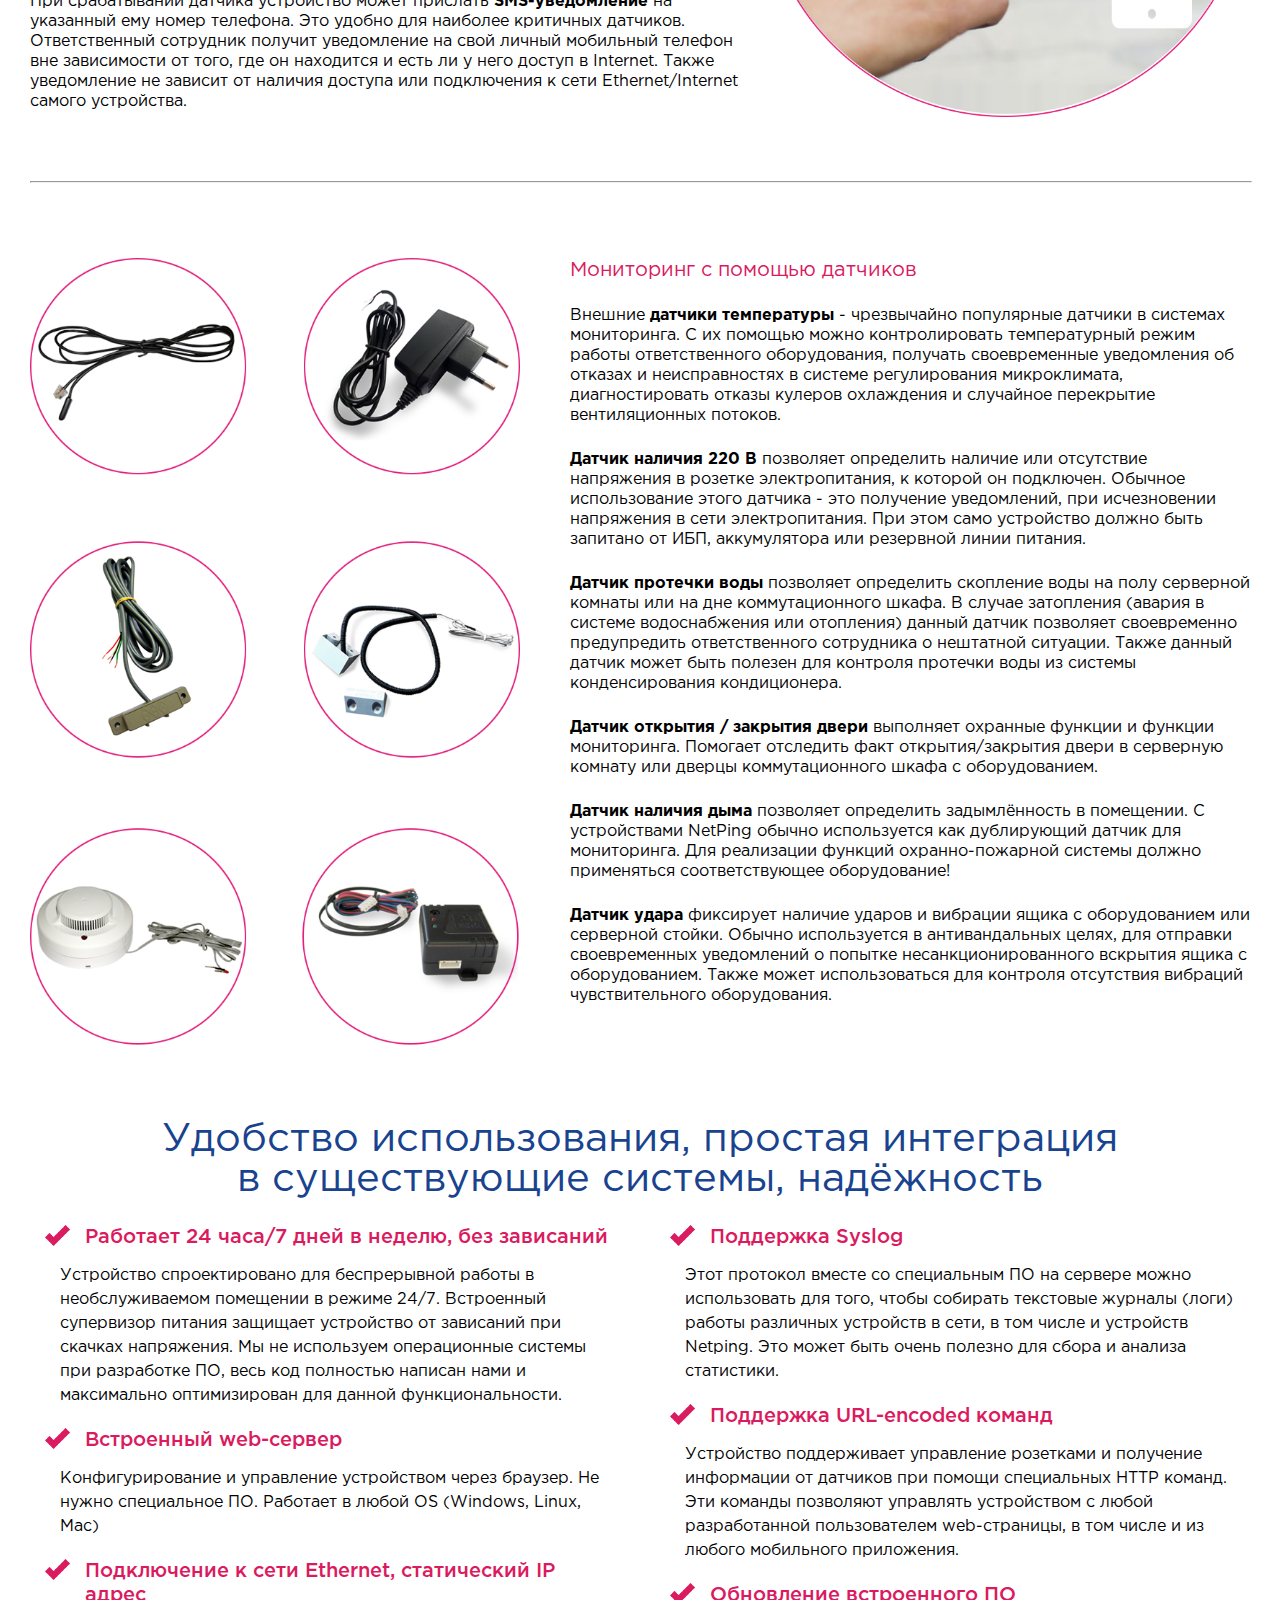
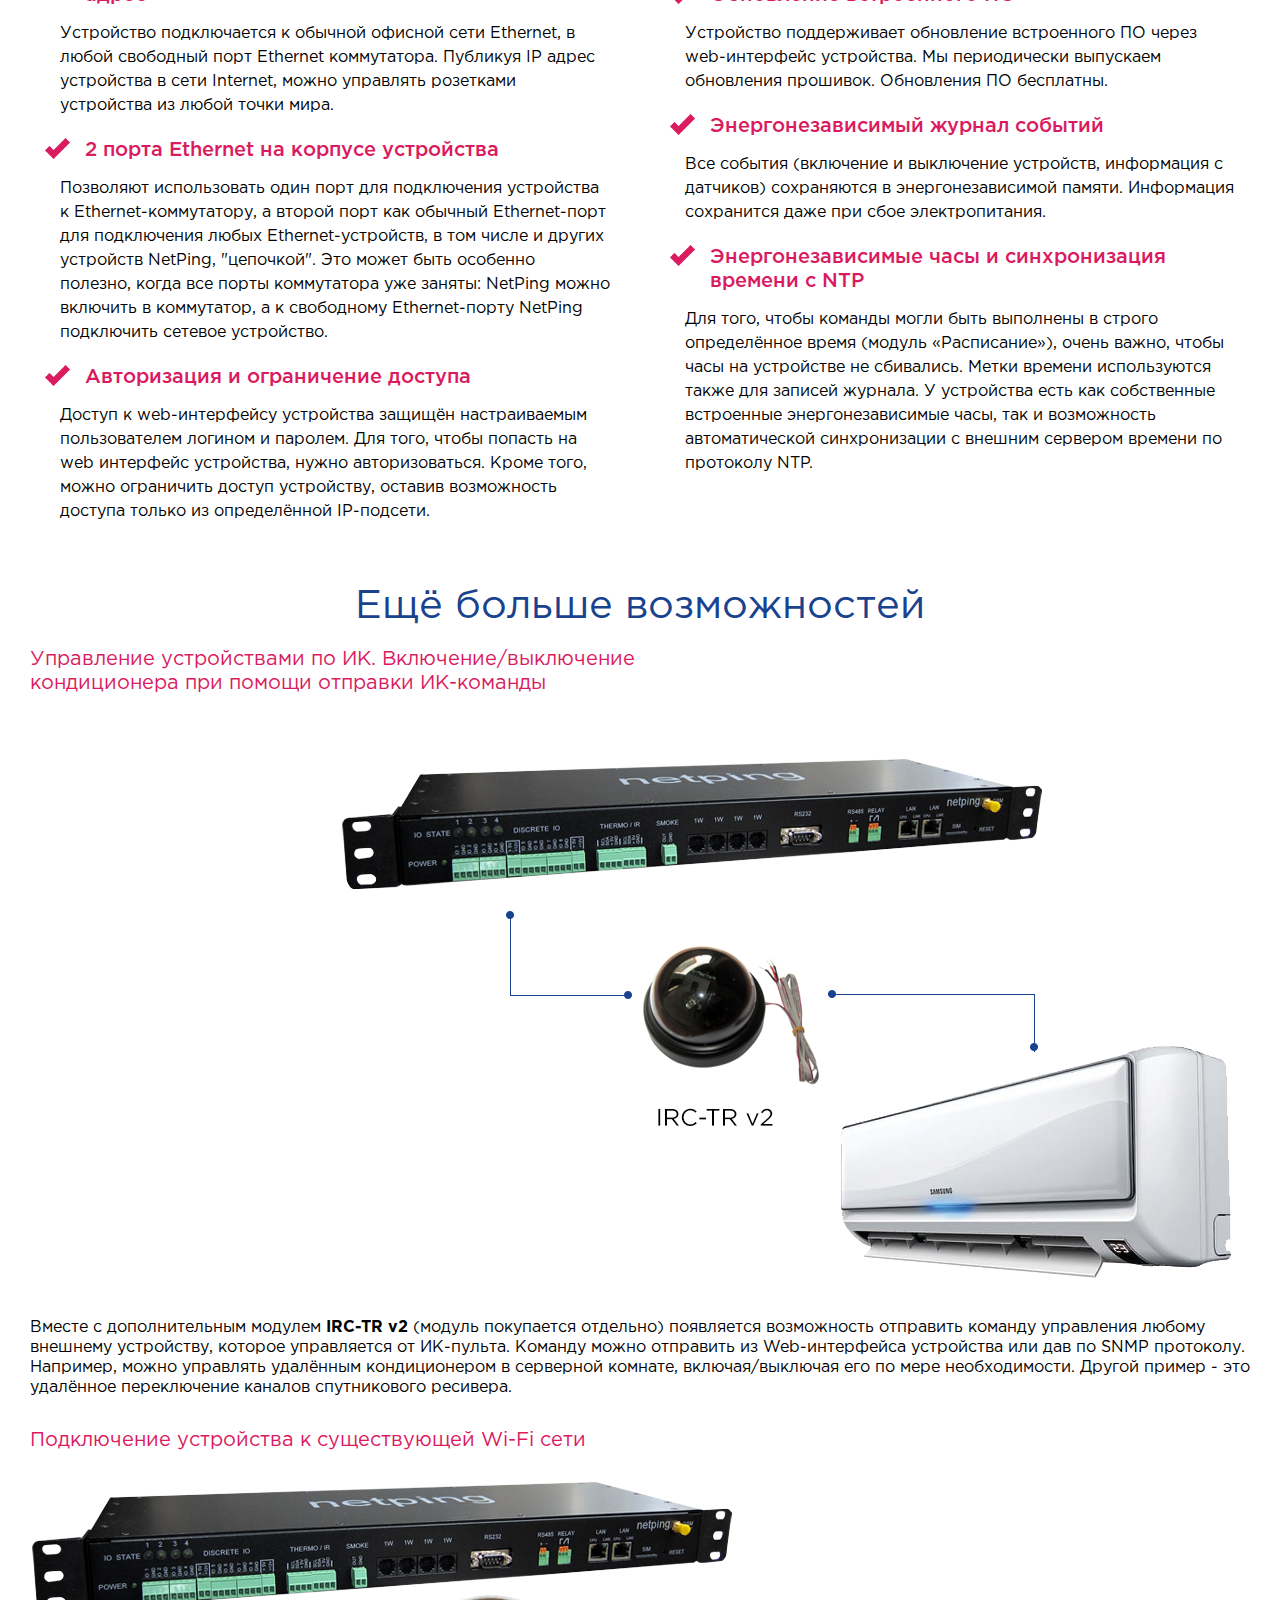
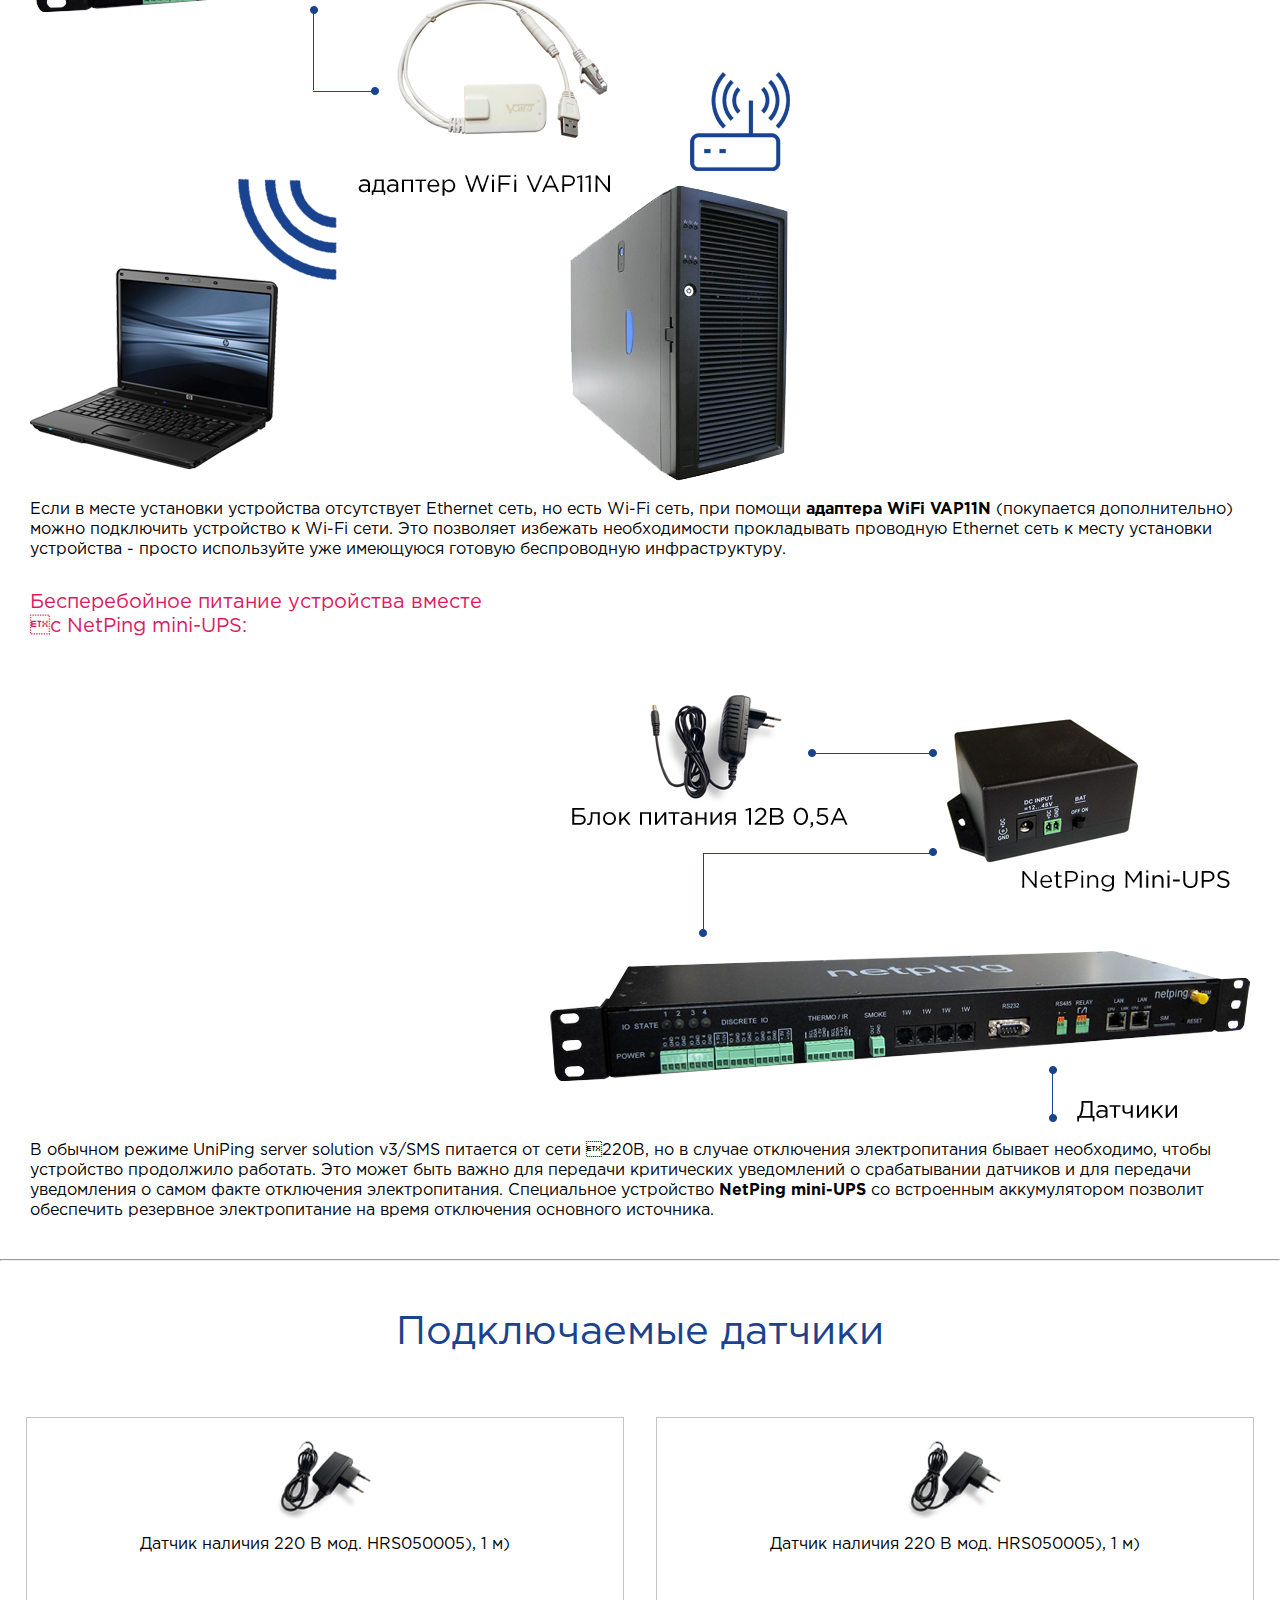
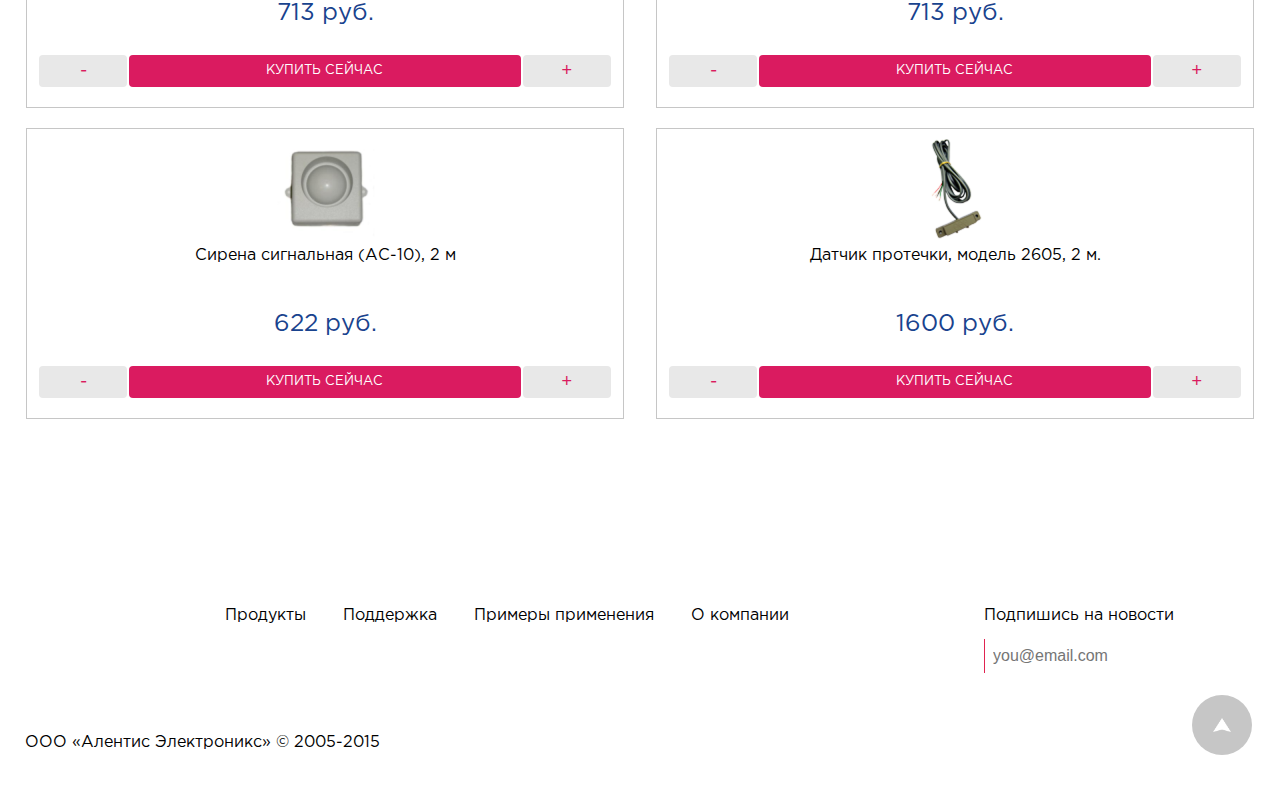
<file: product.html>
﻿<!DOCTYPE html>
<html>
<head>
    <title></title>
    <meta charset="utf-8" />
    <link href="css/reset.css" rel="stylesheet" />
    <link href="css/style.css" rel="stylesheet" />
</head>
<body>
    <div class="wrapper-container">

        <div class="wrapper">
            <div class="header-wrapper">
                <div class="header">
                    <div class="logo">
                        <a href="index.html">
                            <img src="img/logo.png" />
                        </a>
                    </div>
                    <div class="menu">
                        <div>
                            <a href="#">Продукты</a>
                        </div>
                        <div>
                            <a href="#">Поддержка</a>
                        </div>
                        <div>
                            <a href="#">Примеры применения</a>
                        </div>
                    </div>
                    <div class="contacts">
                        <a href="tel:74956468537"><span>+7 /495/ </span>646-85-37</a>
                        <p>
                            <a href="mailto:sales@netping.ru">sales@netping.ru</a>
                            <a href="mailto:support@netping.ru">support@netping.ru</a>
                        </p>
                    </div>
                    <a href="#" class="cart-link">
                        <span class="cart-icon"></span>
                        <span class="cart-link-title">Ваша корзина</span>
                        <span class="cart-counter">1</span>
                    </a>
                </div>
            </div>

            <div class="product-nav">
                <a href="/product-short.html" class="active">Описание</a>
                <a href="/specs.html">Спецификация</a>
                <a href="/docs.html">Документы и файлы</a>

            </div>

            <div class="product">
                <div class="product-header">
                    <div class="product-gallery">
                        <div class="product-thumbs">
                            <div class="product-thumb">
                                <img src="img/product-thumb.png" />
                            </div>
                            <div class="product-thumb">
                                <img src="img/product-thumb.png" />
                            </div>
                        </div>
                        <div class="product-image">
                            <img src="img/product-image.png" />
                        </div>
                    </div>
                    <div class="product-info">
                        <h1>Устройство UniPing-server solution v3/SMS</h1>
                        <p>Устройство удалённого мониторинга датчиков по сети Ethernet/Internet. Позволяет удалённо получать информацию о состоянии датчиков и уведомления о срабатывании датчиков</p>
                        <hr />
                        <ul>
                            <li>
                                Подключение к WiFi сети (при помощи VAP11N);
                            </li>
                            <li>
                                Подключаются внешние датчики для мониторинга;
                            </li>
                            <li>
                                Встроенное реле для управления сиреной или «маячком» локальной индикации;
                            </li>
                        </ul>

                        <div class="product-price">
                            <div>
                                <label>13 225 руб.</label>
                                <p>
                                    на складе<br />
                                    <span>15.11</span>
                                    <span><strong>2 шт.</strong></span>
                                </p>
                            </div>
                        </div>

                        <div class="product-buttons">
                            <div class="product-control-button">
                                <a href="#">-</a>
                            </div>
                            <div class="product-buy-button">
                                <a href="#">Купить сейчас</a>
                            </div>
                            <div class="product-control-button">
                                <a href="#">+</a>
                            </div>
                        </div>

                    </div>



                </div>
                <div class="description-block functional">
                    <h1>
                        Весь необходимый функционал
                    </h1>
                    <div class="product-description-image">
                        <img src="img/all-you-need.png" />
                    </div>
                </div>

                <div class="description-block nobg">
                    <h1>
                        Обеспечение оптимальной работы оборудования
                    </h1>
                    <div class="description-block-text">
                        <p>
                            Для бесперебойной работы оборудования в серверной комнате мониторинг физических условий работы оборудования является ключевым фактором. Установив UniPing server solution v3/SMS в своей серверной комнате, Вы всегда можете быть уверены, что условия работы вашего оборудования оптимальны!
                        </p>

                        <div class="double-p">
                            <p>
                                Устройство <strong>Uniping server solution v3/SMS</strong> - это устройство для удалённого мониторинга и слежения за микроклиматом в серверной комнате.<br />
                                <strong>Датчики температуры</strong> и влажности позволяют контролировать условия эксплуатации оборудования.
                                <strong>Датчики двери, движения, удара, разбития стекла</strong> предупредят о несанкционированном доступе в серверное помещение.
                                <strong>Датчики дыма и протечки</strong> позволят получать своевременные уведомления о нештатных ситуациях.
                            </p>
                            <p>
                                В некоторых случаях <strong>Uniping server solution v3/SMS</strong> может автоматически предпринять необходимые действия для восстановления оптимальных условий работы оборудования. Например, при превышении допустимого уровня температуры включить резервный кондиционер.
                            </p>
                        </div>
                    </div>

                </div>

                <div class="description-block functional">
                    <h1>
                        Множество вариантов использования
                    </h1>
                    <div class="product-description-image">
                        <img src="img/usage.png" />
                    </div>
                </div>

                <div class="description-block whitebg">
                    <h1>
                        Подключаемые датчики и функции мониторинга<br />
                        UniPing server solution v3/SMS
                    </h1>
                    <div class="description-block-with-img">
                        <div class="description-block-with-img-text">
                            <h3>
                                Email, SNMP TRAP, Syslog и SMS<br />
                                уведомления о срабатывании датчиков
                            </h3>
                            <p>
                                При срабатывании подключенных к устройству датчиков устройство может отправить уведомления:
                            </p>
                            <p>
                                <strong>Email - устройство</strong> умеет отправлять email-сообщения напрямую через SMTP сервер. По email отправляются как уведомления о срабатывании датчиков, так и периодические отчёты об их состоянии.
                            </p>
                            <p>
                                <strong>SNMP TRAP</strong> - удобно использовать для интеграции с системами мониторинга, а также для выполнения автоматических действий на PC (например, запустить проигрывание звукового оповещения) при помощи специального ПО.
                            </p>
                            <p>
                                <strong>Syslog</strong> - при помощи специального ПО на PC (syslog сервера) все сообщения от датчиков можно сохранять в виде текстового файла для последующего анализа.
                            </p>
                            <p>
                                При срабатывании датчика устройство может прислать <strong>SMS-уведомление</strong> на указанный ему номер телефона. Это удобно для наиболее критичных датчиков. Ответственный сотрудник получит уведомление на свой личный мобильный телефон вне зависимости от того, где он находится и есть ли у него доступ в Internet. Также уведомление не зависит от наличия доступа или подключения к сети Ethernet/Internet самого устройства.
                            </p>
                        </div>
                        <div class="description-block-image">
                            <img src="img/phone-notification.png" />
                        </div>

                        <hr />

                    </div>
                    <div class="description-block-with-img">

                        <div class="description-block-with-img-text">
                            <h3>
                                Мониторинг с помощью датчиков
                            </h3>
                            <p>
                                Внешние <strong>датчики температуры</strong> - чрезвычайно популярные датчики в системах мониторинга. С их помощью можно контролировать температурный режим работы ответственного оборудования, получать своевременные уведомления об отказах и неисправностях в системе регулирования микроклимата, диагностировать отказы кулеров охлаждения и случайное перекрытие вентиляционных потоков.
                            </p>
                            <p>
                                <strong>Датчик наличия 220 В</strong> позволяет определить наличие или отсутствие напряжения в розетке электропитания, к которой он подключен. Обычное использование этого датчика - это получение уведомлений, при исчезновении напряжения в сети электропитания. При этом само устройство должно быть запитано от ИБП, аккумулятора или резервной линии питания.
                            </p>
                            <p>
                                <strong>Датчик протечки воды</strong> позволяет определить скопление воды на полу серверной комнаты или на дне коммутационного шкафа. В случае затопления (авария в системе водоснабжения или отопления) данный датчик позволяет своевременно предупредить ответственного сотрудника о нештатной ситуации. Также данный датчик может быть полезен для контроля протечки воды из системы конденсирования кондиционера.
                            </p>
                            <p>
                                <strong>Датчик открытия / закрытия двери</strong> выполняет охранные функции и функции мониторинга. Помогает отследить факт открытия/закрытия двери в серверную комнату или дверцы коммутационного шкафа с оборудованием.
                            </p>
                            <p>
                                <strong>Датчик наличия дыма</strong> позволяет определить задымлённость в помещении. С устройствами NetPing обычно используется как дублирующий датчик для мониторинга. Для реализации функций охранно-пожарной системы должно применяться соответствующее оборудование!
                            </p>
                            <p>
                                <strong>Датчик удара</strong> фиксирует наличие ударов и вибрации ящика с оборудованием или серверной стойки. Обычно используется в антивандальных целях, для отправки своевременных уведомлений о попытке несанкционированного вскрытия ящика с оборудованием. Также может использоваться для контроля отсутствия вибраций чувствительного оборудования.
                            </p>
                        </div>
                        <div class="description-block-image">
                            <img src="img/sensors.png" />
                        </div>

                    </div>
                </div>

                <div class="description-block-with-markers">
                    <h1>
                        Удобство использования, простая интеграция<br />
                        в существующие системы, надёжность
                    </h1>

                    <div class="description-markers-container">

                        <ul class="description-markers">

                            <li>
                                <h5>
                                    Работает 24 часа/7 дней в неделю, без зависаний
                                </h5>
                                <p>
                                    Устройство спроектировано для беспрерывной работы в необслуживаемом помещении в режиме 24/7. Встроенный супервизор питания защищает устройство от зависаний при скачках напряжения. Мы не используем операционные системы при разработке ПО, весь код полностью написан нами и максимально оптимизирован для данной функциональности.
                                </p>
                            </li>
                            <li>
                                <h5>
                                    Встроенный web-сервер
                                </h5>
                                <p>
                                    Конфигурирование и управление устройством через браузер. Не нужно специальное ПО. Работает в любой OS (Windows, Linux, Mac)
                                </p>
                            </li>
                            <li>
                                <h5>
                                    Подключение к сети Ethernet, статический IP адрес
                                </h5>
                                <p>
                                    Устройство подключается к обычной офисной сети Ethernet, в любой свободный порт Ethernet коммутатора. Публикуя IP адрес устройства в сети Internet, можно управлять розетками устройства из любой точки мира.
                                </p>
                            </li>
                            <li>
                                <h5>
                                    2 порта Ethernet на корпусе устройства
                                </h5>
                                <p>
                                    Позволяют использовать один порт для подключения устройства к Ethernet-коммутатору, а второй порт как обычный Ethernet-порт для подключения любых Ethernet-устройств, в том числе и других устройств NetPing, "цепочкой". Это может быть особенно полезно, когда все порты коммутатора уже заняты: NetPing можно включить в коммутатор, а к свободному Ethernet-порту NetPing подключить сетевое устройство.
                                </p>
                            </li>
                            <li>
                                <h5>
                                    Авторизация и ограничение доступа
                                </h5>
                                <p>
                                    Доступ к web-интерфейсу устройства защищён настраиваемым пользователем логином и паролем. Для того, чтобы попасть на web интерфейс устройства, нужно авторизоваться. Кроме того, можно ограничить доступ устройству, оставив возможность доступа только из определённой IP-подсети.
                                </p>
                            </li>

                        </ul>

                        <ul class="description-markers">

                            <li>
                                <h5>
                                    Поддержка Syslog
                                </h5>
                                <p>
                                    Этот протокол вместе со специальным ПО на сервере можно использовать для того, чтобы собирать текстовые журналы (логи) работы различных устройств в сети, в том числе и устройств Netping. Это может быть очень полезно для сбора и анализа статистики.
                                </p>
                            </li>
                            <li>
                                <h5>
                                    Поддержка URL-encoded команд
                                </h5>
                                <p>
                                    Устройство поддерживает управление розетками и получение информации от датчиков при помощи специальных HTTP команд. Эти команды позволяют управлять устройством с любой разработанной пользователем web-страницы, в том числе и из любого мобильного приложения.
                                </p>
                            </li>
                            <li>
                                <h5>
                                    Обновление встроенного ПО
                                </h5>
                                <p>
                                    Устройство поддерживает обновление встроенного ПО через web-интерфейс устройства. Мы периодически выпускаем обновления прошивок. Обновления ПО бесплатны.
                                </p>
                            </li>
                            <li>
                                <h5>
                                    Энергонезависимый журнал событий
                                </h5>
                                <p>
                                    Все события (включение и выключение устройств, информация с датчиков) сохраняются в энергонезависимой памяти. Информация сохранится даже при сбое электропитания.
                                </p>
                            </li>
                            <li>
                                <h5>
                                    Энергонезависимые часы и синхронизация
                                    времени с NTP
                                </h5>
                                <p>
                                    Для того, чтобы команды могли быть выполнены в строго определённое время (модуль «Расписание»), очень важно, чтобы часы на устройстве не сбивались. Метки времени используются также для записей журнала. У устройства есть как собственные встроенные энергонезависимые часы, так и возможность автоматической синхронизации с внешним сервером времени по протоколу NTP.
                                </p>
                            </li>

                        </ul>

                    </div>
                </div>

                <div class="description-block whitebg more-possibilities">
                    <h1>
                        Ещё больше возможностей
                    </h1>
                    <div class="description-block-with-img half">
                        <div class="description-block-with-img-text">
                            <h3>
                                Управление устройствами по ИК. Включение/выключение<br />
                                кондиционера при помощи отправки ИК-команды
                            </h3>
                            <div class="description-block-image for-small">
                                <img src="img/more-possibilities1.png" />
                            </div>
                            <p>
                                Вместе с дополнительным модулем <strong>IRC-TR v2</strong> (модуль покупается отдельно) появляется возможность отправить команду управления любому внешнему устройству, которое управляется от ИК-пульта. Команду можно отправить из Web-интерфейса устройства или дав по SNMP протоколу. Например, можно управлять удалённым кондиционером в серверной комнате, включая/выключая его по мере необходимости. Другой пример - это удалённое переключение каналов спутникового ресивера.
                            </p>

                        </div>
                        <div class="description-block-image">
                            <img src="img/more-possibilities1.png" />
                        </div>

                    </div>
                    <div class="description-block-with-img half">

                        <div class="description-block-with-img-text">
                            <h3>
                                Подключение устройства к существующей Wi-Fi сети
                            </h3>
                            <div class="description-block-image for-small">
                                <img src="img/more-possibilities2.png" />
                            </div>
                            <p>
                                Если в месте установки устройства отсутствует Ethernet сеть, но есть Wi-Fi сеть, при помощи <strong>адаптера WiFi VAP11N</strong> (покупается дополнительно) можно подключить устройство к Wi-Fi сети. Это позволяет избежать необходимости прокладывать проводную Ethernet сеть к месту установки устройства - просто используйте уже имеющуюся готовую беспроводную инфраструктуру.
                            </p>

                        </div>
                        <div class="description-block-image">
                            <img src="img/more-possibilities2.png" />
                        </div>

                    </div>
                    <div class="description-block-with-img half">
                        <div class="description-block-with-img-text">
                            <h3>
                                Бесперебойное питание устройства вместе<br />
                                с NetPing mini-UPS:
                            </h3>
                            <div class="description-block-image for-small">
                                <img src="img/more-possibilities3.png" />
                            </div>

                            <p>
                                В обычном режиме UniPing server solution v3/SMS питается от сети 220В, но в случае отключения электропитания бывает необходимо, чтобы устройство продолжило работать. Это может быть важно для передачи критических уведомлений о срабатывании датчиков и для передачи уведомления о самом факте отключения электропитания. Специальное устройство <strong>NetPing mini-UPS</strong> со встроенным аккумулятором позволит обеспечить резервное электропитание на время отключения основного источника.
                            </p>

                        </div>
                        <div class="description-block-image">
                            <img src="img/more-possibilities3.png" />
                        </div>

                    </div>
                </div>


                <div class="connectable-sensors">
                    <hr />

                    <h1>Подключаемые датчики</h1>

                    <div class="sensors-wrapper">

                        <div class="sensor-wrapper">
                            <div class="sensor">

                                <img src="img/sensors/1.png" />
                                <div class="sensor-title">
                                    Датчик наличия 220 В
                                    мод. HRS050005), 1 м)
                                </div>

                                <div class="sensor-price">
                                    713 руб.
                                </div>

                                <div class="product-buttons">
                                    <div class="product-control-button">
                                        <a href="#">-</a>
                                    </div>
                                    <div class="product-buy-button">
                                        <a href="#">Купить сейчас</a>
                                    </div>
                                    <div class="product-control-button">
                                        <a href="#">+</a>
                                    </div>
                                </div>

                            </div>
                        </div>

                        <div class="sensor-wrapper">
                            <div class="sensor">

                                <img src="img/sensors/1.png" />
                                <div class="sensor-title">
                                    Датчик наличия 220 В
                                    мод. HRS050005), 1 м)
                                </div>

                                <div class="sensor-price">
                                    713 руб.
                                </div>

                                <div class="product-buttons">
                                    <div class="product-control-button">
                                        <a href="#">-</a>
                                    </div>
                                    <div class="product-buy-button">
                                        <a href="#">Купить сейчас</a>
                                    </div>
                                    <div class="product-control-button">
                                        <a href="#">+</a>
                                    </div>
                                </div>

                            </div>
                        </div>

                        <div class="sensor-wrapper">
                            <div class="sensor">

                                <img src="img/sensors/2.png" />
                                <div class="sensor-title">
                                    Сирена сигнальная (АС-10), 2 м
                                </div>

                                <div class="sensor-price">
                                    622 руб.
                                </div>

                                <div class="product-buttons">
                                    <div class="product-control-button">
                                        <a href="#">-</a>
                                    </div>
                                    <div class="product-buy-button">
                                        <a href="#">Купить сейчас</a>
                                    </div>
                                    <div class="product-control-button">
                                        <a href="#">+</a>
                                    </div>
                                </div>

                            </div>
                        </div>

                        <div class="sensor-wrapper">
                            <div class="sensor">

                                <img src="img/sensors/3.png" />
                                <div class="sensor-title">
                                    Датчик протечки, модель
                                    2605, 2 м.
                                </div>

                                <div class="sensor-price">
                                    1600 руб.
                                </div>

                                <div class="product-buttons">
                                    <div class="product-control-button">
                                        <a href="#">-</a>
                                    </div>
                                    <div class="product-buy-button">
                                        <a href="#">Купить сейчас</a>
                                    </div>
                                    <div class="product-control-button">
                                        <a href="#">+</a>
                                    </div>
                                </div>

                            </div>
                        </div>

                    </div>
                </div>


            </div>

            <div class="footer">
                <div class="footer-menu">
                    <a href="#">Продукты</a>
                    <a href="#">Поддержка</a>
                    <a href="#">Примеры применения</a>
                    <a href="#">О компании</a>
                </div>
                <div class="footer-news">
                    <label>
                        Подпишись на новости
                        <input placeholder="you@email.com" />
                    </label>
                </div>
                <div class="up-button">
                    <a href="#">
                    </a>
                </div>

                <div class="copyright">
                    ООО «Алентис Электроникс» © 2005-2015
                </div>
            </div>
        </div>

    </div>
</body>
</html>
</file>
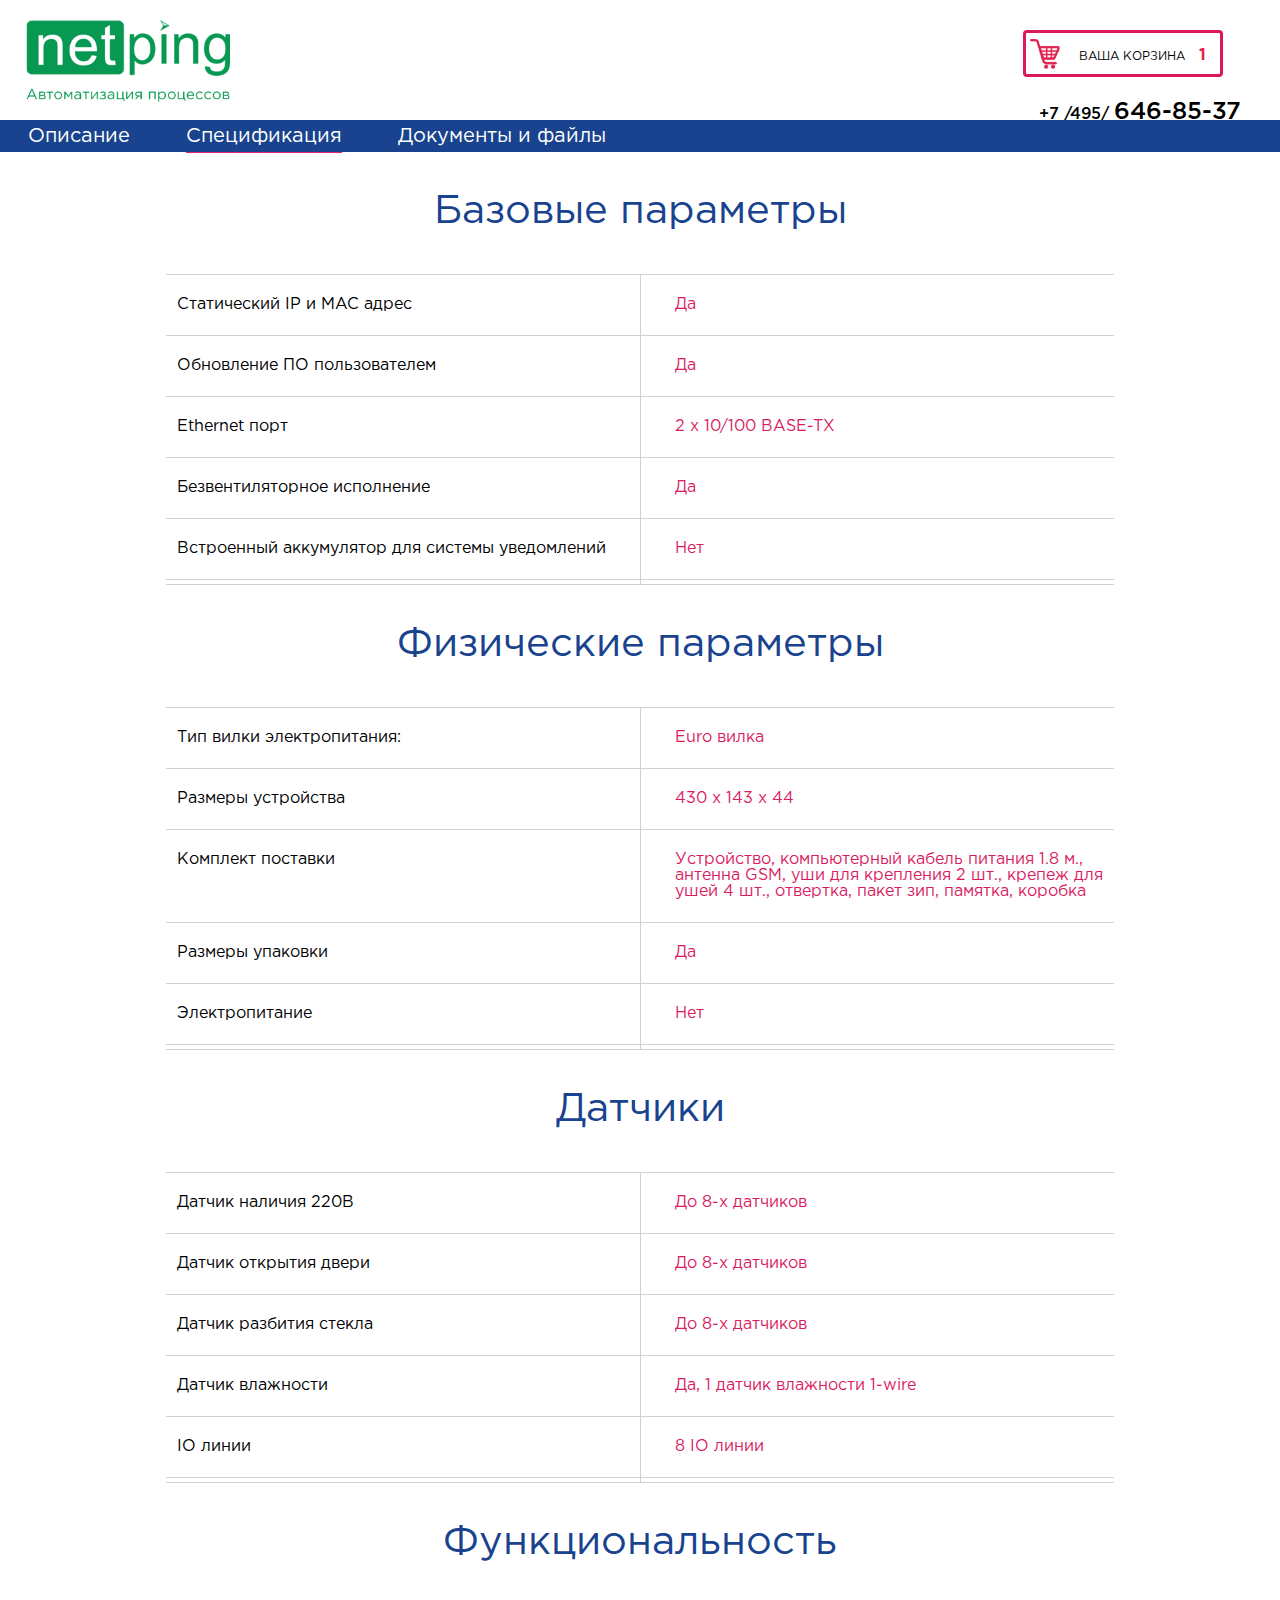
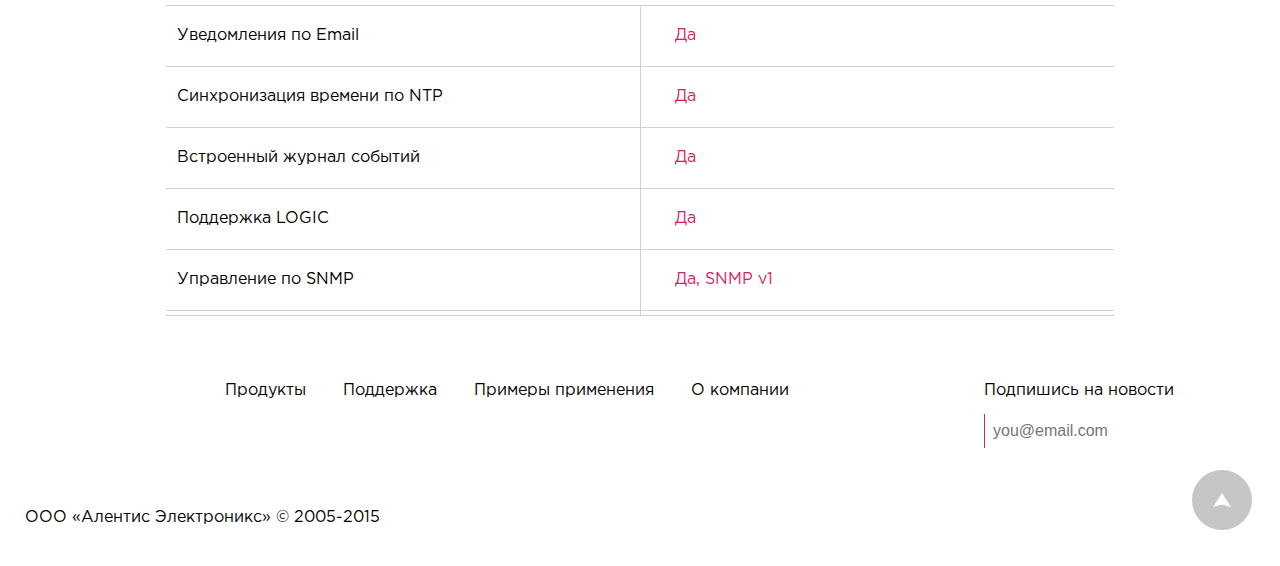
<file: specs.html>
﻿<!DOCTYPE html>
<html>
<head>
    <title></title>
    <meta charset="utf-8" />
    <link href="css/reset.css" rel="stylesheet" />
    <link href="css/style.css" rel="stylesheet" />
</head>
<body>
    <div class="wrapper-container">

        <div class="wrapper">
            <div class="header-wrapper">
                <div class="header">
                    <div class="logo">
                        <a href="index.html">
                            <img src="img/logo.png" />
                        </a>
                    </div>
                    <div class="menu">
                        <div>
                            <a href="#">Продукты</a>
                        </div>
                        <div>
                            <a href="#">Поддержка</a>
                        </div>
                        <div>
                            <a href="#">Примеры применения</a>
                        </div>
                    </div>
                    <div class="contacts">
                        <a href="tel:74956468537"><span>+7 /495/ </span>646-85-37</a>
                        <p>
                            <a href="mailto:sales@netping.ru">sales@netping.ru</a>
                            <a href="mailto:support@netping.ru">support@netping.ru</a>
                        </p>
                    </div>
                    <a href="#" class="cart-link">
                        <span class="cart-icon"></span>
                        <span class="cart-link-title">Ваша корзина</span>
                        <span class="cart-counter">1</span>
                    </a>
                </div>
            </div>

            <div class="product-nav">
                <a href="/product-short.html">Описание</a>
                <a href="/specs.html" class="active">Спецификация</a>
                <a href="/docs.html">Документы и файлы</a>
            </div>

            <div class="specs-wrapper">

                <div class="specs-block">
                    <h1>
                        Базовые параметры
                    </h1>
                    <table>
                        <tr>
                            <th>
                                Статический IP и MAC адрес
                            </th>
                            <td>
                                Да
                            </td>
                        </tr>
                        <tr>
                            <th>
                                Обновление ПО пользователем
                            </th>
                            <td>
                                Да
                            </td>
                        </tr>
                        <tr>
                            <th>
                                Ethernet порт
                            </th>
                            <td>
                                2 x 10/100 BASE-TX
                            </td>
                        </tr>
                        <tr>
                            <th>
                                Безвентиляторное исполнение
                            </th>
                            <td>
                                Да
                            </td>
                        </tr>
                        <tr>
                            <th>
                                Встроенный аккумулятор для системы уведомлений
                            </th>
                            <td>
                                Нет
                            </td>
                        </tr>
                        <tr>
                            <th></th>
                            <td></td>
                        </tr>


                    </table>
                </div>

                <div class="specs-block">
                    <h1>
                        Физические параметры
                    </h1>
                    <table>
                        <tr>
                            <th>
                                Тип вилки электропитания:
                            </th>
                            <td>
                                Euro вилка
                            </td>
                        </tr>
                        <tr>
                            <th>
                                Размеры устройства
                            </th>
                            <td>
                                430 х 143 х 44
                            </td>
                        </tr>
                        <tr>
                            <th>
                                Комплект поставки
                            </th>
                            <td>
                                Устройство, компьютерный кабель питания 1.8 м.,
                                антенна GSM, уши для крепления 2 шт., крепеж для
                                ушей 4 шт., отвертка, пакет зип, памятка, коробка
                            </td>
                        </tr>
                        <tr>
                            <th>
                                Размеры упаковки
                            </th>
                            <td>
                                Да
                            </td>
                        </tr>
                        <tr>
                            <th>
                                Электропитание
                            </th>
                            <td>
                                Нет
                            </td>
                        </tr>
                        <tr>
                            <th></th>
                            <td></td>
                        </tr>


                    </table>
                </div>
                <div class="specs-block">
                    <h1>
                        Датчики
                    </h1>
                    <table>
                        <tr>
                            <th>
                                Датчик наличия 220В
                            </th>
                            <td>
                                До 8-х датчиков
                            </td>
                        </tr>
                        <tr>
                            <th>
                                Датчик открытия двери
                            </th>
                            <td>
                                До 8-х датчиков
                            </td>
                        </tr>
                        <tr>
                            <th>
                                Датчик разбития стекла
                            </th>
                            <td>
                                До 8-х датчиков
                            </td>
                        </tr>
                        <tr>
                            <th>
                                Датчик влажности
                            </th>
                            <td>
                                Да, 1 датчик влажности 1-wire
                            </td>
                        </tr>
                        <tr>
                            <th>
                                IO линии
                            </th>
                            <td>
                                8 IO линии
                            </td>
                        </tr>
                        <tr>
                            <th></th>
                            <td></td>
                        </tr>


                    </table>
                </div>
                <div class="specs-block">
                    <h1>
                        Функциональность
                    </h1>
                    <table>
                        <tr>
                            <th>
                                Уведомления по Email
                            </th>
                            <td>
                                Да
                            </td>
                        </tr>
                        <tr>
                            <th>
                                Синхронизация времени по NTP
                            </th>
                            <td>
                                Да
                            </td>
                        </tr>
                        <tr>
                            <th>
                                Встроенный журнал событий
                            </th>
                            <td>
                                Да
                            </td>
                        </tr>
                        <tr>
                            <th>
                                Поддержка LOGIC
                            </th>
                            <td>
                                Да
                            </td>
                        </tr>
                        <tr>
                            <th>
                                Управление по SNMP
                            </th>
                            <td>
                                Да, SNMP v1
                            </td>
                        </tr>
                        <tr>
                            <th></th>
                            <td></td>
                        </tr>

                    </table>
                </div>

            </div>

            <div class="footer">
                <div class="footer-menu">
                    <a href="#">Продукты</a>
                    <a href="#">Поддержка</a>
                    <a href="#">Примеры применения</a>
                    <a href="#">О компании</a>
                </div>
                <div class="footer-news">
                    <label>
                        Подпишись на новости
                        <input placeholder="you@email.com" />
                    </label>
                </div>
                <div class="up-button">
                    <a href="#">
                    </a>
                </div>

                <div class="copyright">
                    ООО «Алентис Электроникс» © 2005-2015
                </div>
            </div>
        </div>

    </div>
</body>
</html>
</file>
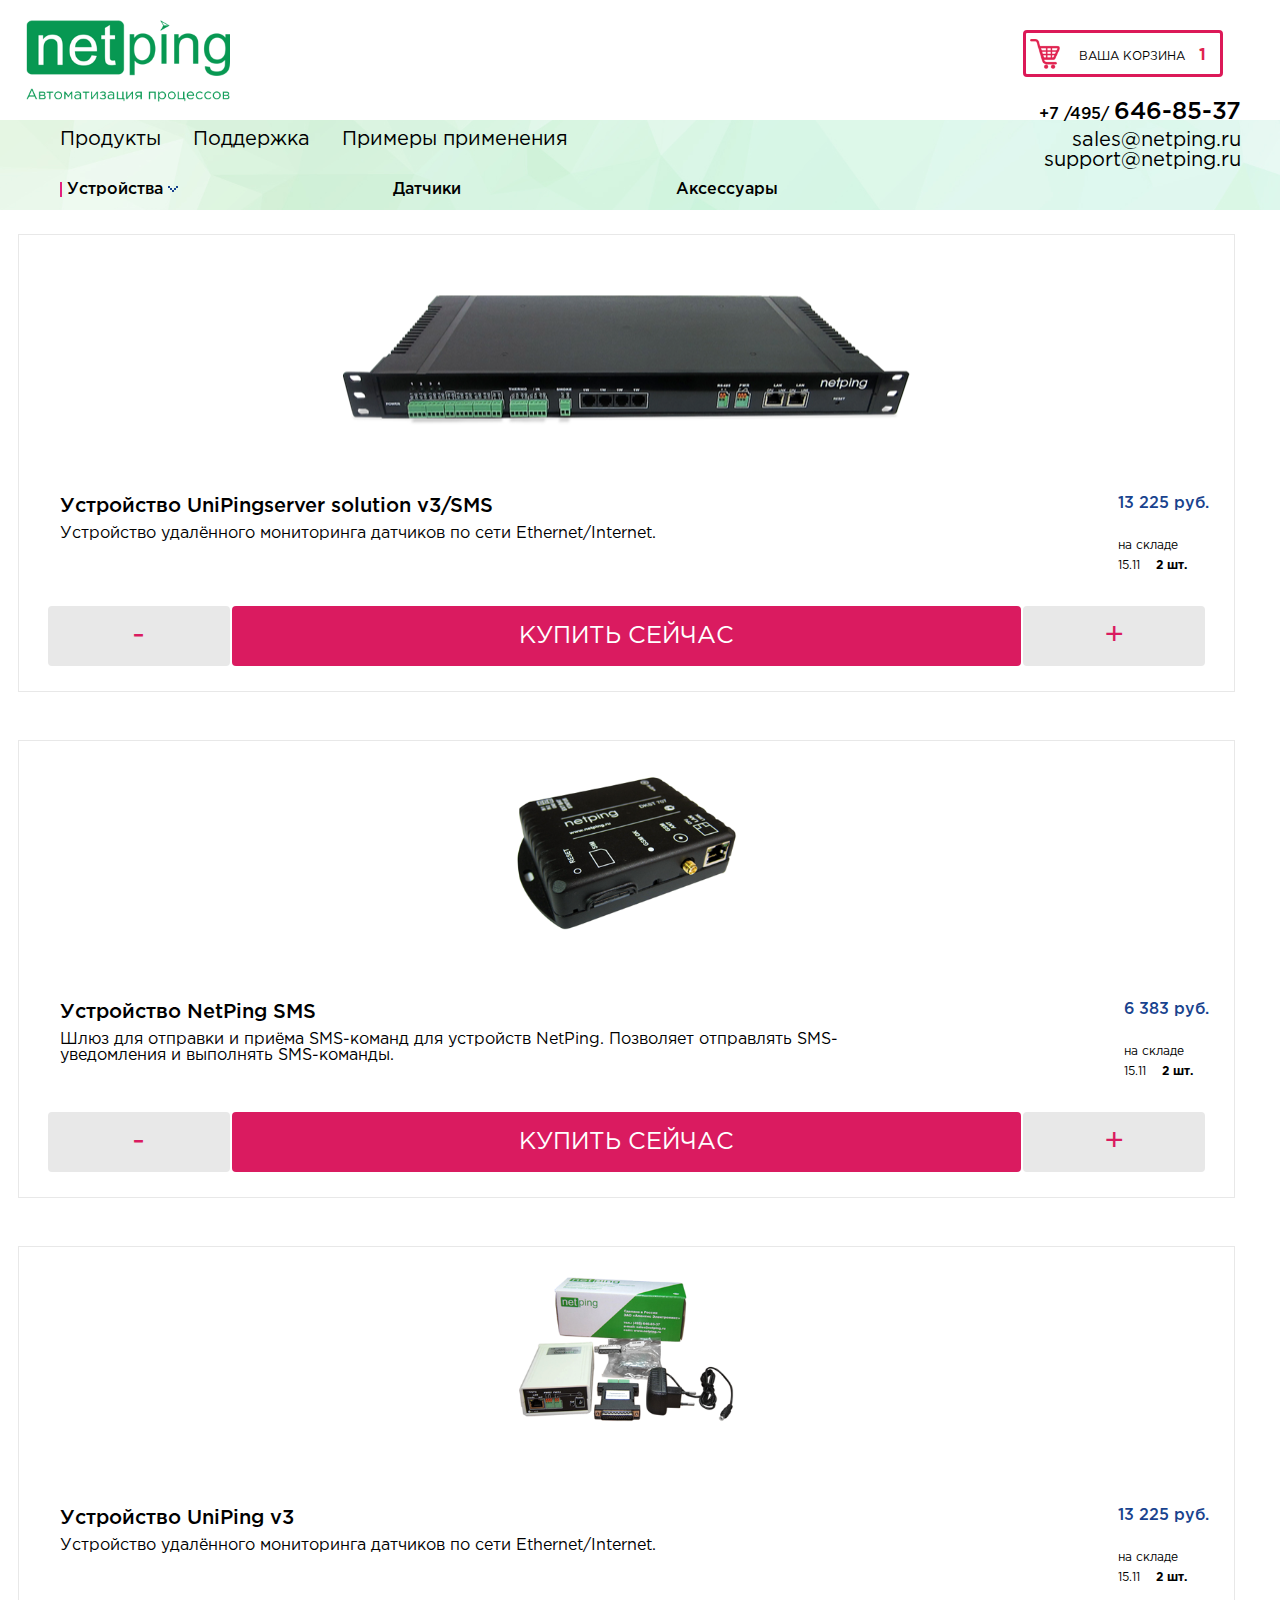
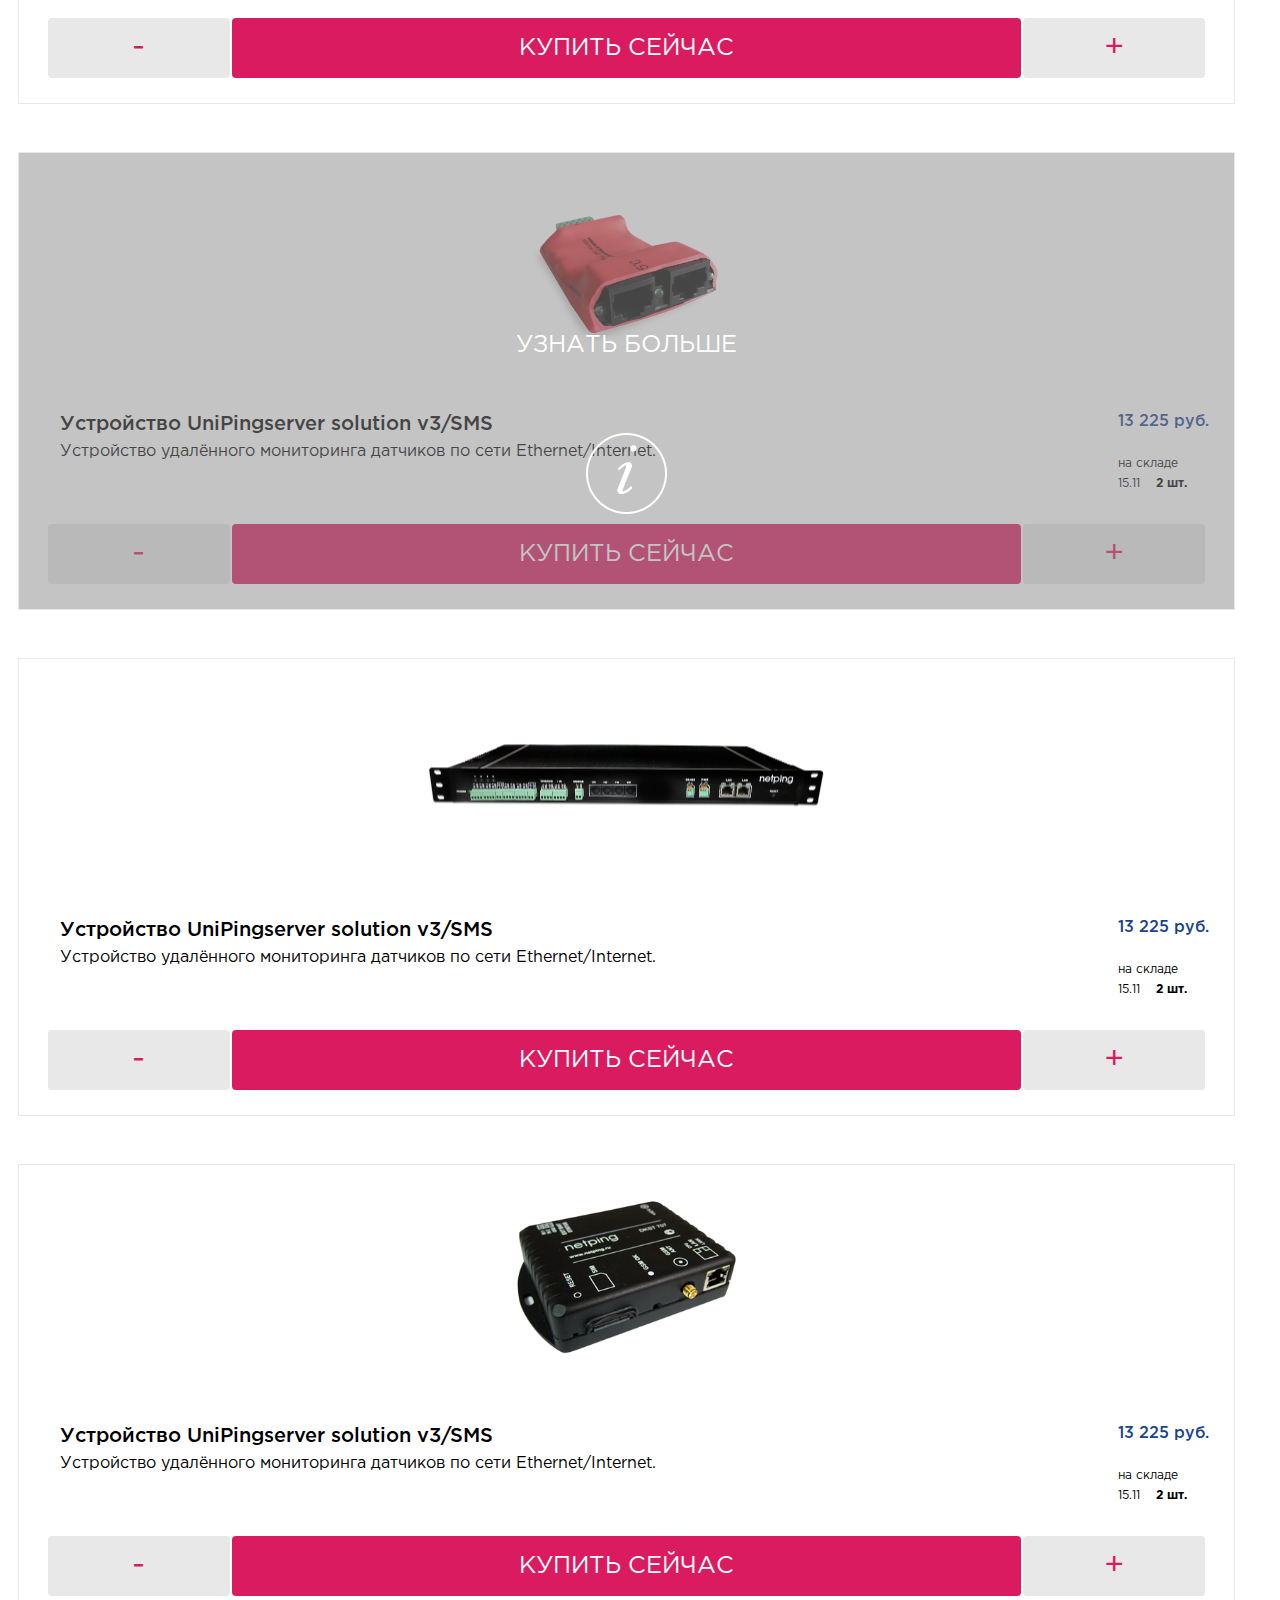
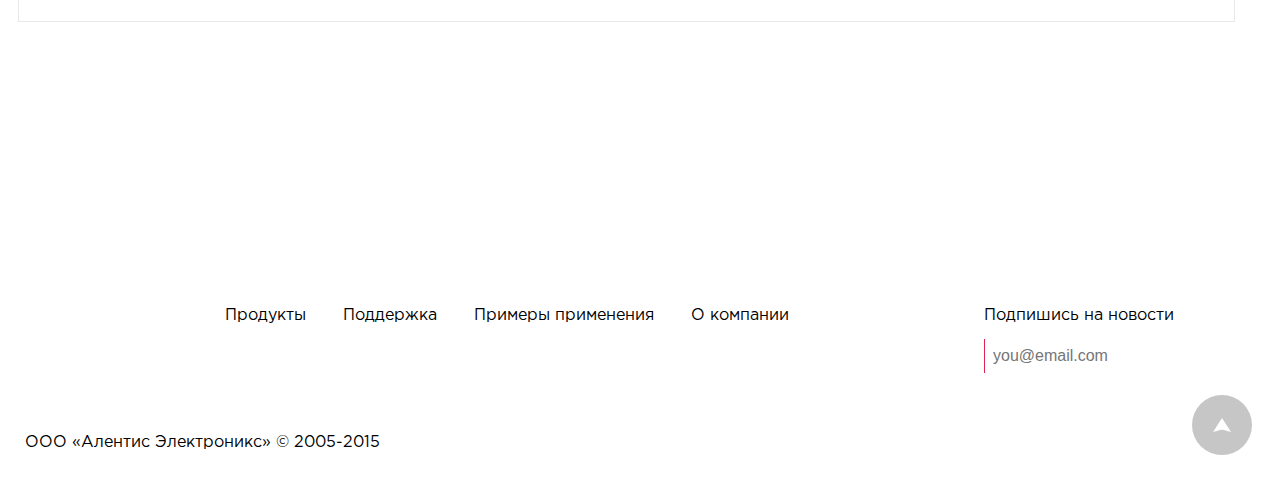
<file: store.html>
﻿<!DOCTYPE html>
<html>
<head>
    <title></title>
    <meta charset="utf-8" />
    <link href="css/reset.css" rel="stylesheet" />
    <link href="css/style.css" rel="stylesheet" />
</head>
<body>
    <div class="wrapper-container">

        <div class="wrapper">
            <div class="header-wrapper">
                <div class="header">
                    <div class="logo">
                        <a href="index.html">
                            <img src="img/logo.png" />
                        </a>
                    </div>
                    <div class="menu">
                        <div>
                            <a href="#">Продукты</a>
                        </div>
                        <div>
                            <a href="#">Поддержка</a>
                        </div>
                        <div>
                            <a href="#">Примеры применения</a>
                        </div>
                    </div>
                    <div class="contacts">
                        <a href="tel:74956468537"><span>+7 /495/ </span>646-85-37</a>
                        <p>
                            <a href="mailto:sales@netping.ru">sales@netping.ru</a>
                            <a href="mailto:support@netping.ru">support@netping.ru</a>
                        </p>
                    </div>
                    <a href="#" class="cart-link">
                        <span class="cart-icon"></span>
                        <span class="cart-link-title">Ваша корзина</span>
                        <span class="cart-counter">1</span>
                    </a>
                </div>
            </div>

            <div class="content">
                <div class="side-bar-wrapper">
                    <div class="side-bar">
                        <ul>
                            <li>
                                <a href="#">Устройства</a>
                                <ul>
                                    <li class="active"><a href="#">Мониторинг датчиков</a></li>
                                    <li><a href="#">Управление электропитанием</a></li>
                                    <li><a href="#">Коммутаторы Ethernet</a></li>
                                </ul>
                            </li>
                            <li><a href="#">Датчики</a></li>
                            <li><a href="#">Аксессуары</a></li>
                        </ul>
                    </div>
                </div>
                <div class="store-content">
                    <h1>Продукты</h1>

                    <div class="products-list">

                        <div class="product-wrapper">
                            <div class="product">
                                <div class="product-image">
                                    <img src="img/products/1.png" />
                                </div>
                                <div class="product-content">
                                    <div class="product-description">
                                        <h3>Устройство UniPingserver solution v3/SMS</h3>
                                        <p>Устройство удалённого мониторинга датчиков по сети Ethernet/Internet.</p>
                                    </div>
                                    <div class="product-price">
                                        <div>
                                            <label>13 225 руб.</label>
                                            <p>
                                                на складе<br />
                                                <span>15.11</span>
                                                <span><strong>2 шт.</strong></span>
                                            </p>
                                        </div>
                                    </div>
                                </div>
                                <div class="product-buttons">
                                    <div class="product-control-button">
                                        <a href="#">-</a>
                                    </div>
                                    <div class="product-buy-button">
                                        <a href="#">Купить сейчас</a>
                                    </div>
                                    <div class="product-control-button">
                                        <a href="#">+</a>
                                    </div>
                                </div>
                            </div>
                        </div>

                        <div class="product-wrapper">
                            <div class="product">
                                <div class="product-image">
                                    <img src="img/products/2.png" />
                                </div>
                                <div class="product-content">
                                    <div class="product-description">
                                        <h3>Устройство NetPing SMS</h3>
                                        <p>Шлюз для отправки и приёма SMS-команд для устройств NetPing. Позволяет отправлять SMS-уведомления и выполнять SMS-команды.</p>
                                    </div>
                                    <div class="product-price">
                                        <div>
                                            <label>6 383 руб.</label>
                                            <p>
                                                на складе<br />
                                                <span>15.11</span>
                                                <span><strong>2 шт.</strong></span>
                                            </p>
                                        </div>
                                    </div>
                                </div>
                                <div class="product-buttons">
                                    <div class="product-control-button">
                                        <a href="#">-</a>
                                    </div>
                                    <div class="product-buy-button">
                                        <a href="#">Купить сейчас</a>
                                    </div>
                                    <div class="product-control-button">
                                        <a href="#">+</a>
                                    </div>
                                </div>
                            </div>
                        </div>

                        <div class="product-wrapper">
                            <div class="product">
                                <div class="product-image">
                                    <img src="img/products/3.png" />
                                </div>
                                <div class="product-content">
                                    <div class="product-description">
                                        <h3>Устройство UniPing v3</h3>
                                        <p>Устройство удалённого мониторинга датчиков по сети Ethernet/Internet.</p>
                                    </div>
                                    <div class="product-price">
                                        <div>
                                            <label>13 225 руб.</label>
                                            <p>
                                                на складе<br />
                                                <span>15.11</span>
                                                <span><strong>2 шт.</strong></span>
                                            </p>
                                        </div>
                                    </div>
                                </div>
                                <div class="product-buttons">
                                    <div class="product-control-button">
                                        <a href="#">-</a>
                                    </div>
                                    <div class="product-buy-button">
                                        <a href="#">Купить сейчас</a>
                                    </div>
                                    <div class="product-control-button">
                                        <a href="#">+</a>
                                    </div>
                                </div>
                            </div>
                        </div>

                        <div class="product-wrapper with-info">
                            <div class="product">
                                <div class="product-image">
                                    <img src="img/products/4.png" />
                                </div>
                                <div class="product-content">
                                    <div class="product-description">
                                        <h3>Устройство UniPingserver solution v3/SMS</h3>
                                        <p>Устройство удалённого мониторинга датчиков по сети Ethernet/Internet.</p>
                                    </div>
                                    <div class="product-price">
                                        <div>
                                            <label>13 225 руб.</label>
                                            <p>
                                                на складе<br />
                                                <span>15.11</span>
                                                <span><strong>2 шт.</strong></span>
                                            </p>
                                        </div>
                                    </div>
                                </div>
                                <div class="product-buttons">
                                    <div class="product-control-button">
                                        <a href="#">-</a>
                                    </div>
                                    <div class="product-buy-button">
                                        <a href="#">Купить сейчас</a>
                                    </div>
                                    <div class="product-control-button">
                                        <a href="#">+</a>
                                    </div>
                                </div>
                            </div>
                        </div>

                        <div class="product-wrapper">
                            <div class="product">
                                <div class="product-image">
                                    <img src="img/products/5.png" />
                                </div>
                                <div class="product-content">
                                    <div class="product-description">
                                        <h3>Устройство UniPingserver solution v3/SMS</h3>
                                        <p>Устройство удалённого мониторинга датчиков по сети Ethernet/Internet.</p>
                                    </div>
                                    <div class="product-price">
                                        <div>
                                            <label>13 225 руб.</label>
                                            <p>
                                                на складе<br />
                                                <span>15.11</span>
                                                <span><strong>2 шт.</strong></span>
                                            </p>
                                        </div>
                                    </div>
                                </div>
                                <div class="product-buttons">
                                    <div class="product-control-button">
                                        <a href="#">-</a>
                                    </div>
                                    <div class="product-buy-button">
                                        <a href="#">Купить сейчас</a>
                                    </div>
                                    <div class="product-control-button">
                                        <a href="#">+</a>
                                    </div>
                                </div>
                            </div>
                        </div>

                        <div class="product-wrapper">
                            <div class="product">
                                <div class="product-image">

                                    <img src="img/products/2.png" />
                                </div>
                                <div class="product-content">
                                    <div class="product-description">
                                        <h3>Устройство UniPingserver solution v3/SMS</h3>
                                        <p>Устройство удалённого мониторинга датчиков по сети Ethernet/Internet.</p>
                                    </div>
                                    <div class="product-price">
                                        <div>
                                            <label>13 225 руб.</label>
                                            <p>
                                                на складе<br />
                                                <span>15.11</span>
                                                <span><strong>2 шт.</strong></span>
                                            </p>
                                        </div>
                                    </div>
                                </div>
                                <div class="product-buttons">
                                    <div class="product-control-button">
                                        <a href="#">-</a>
                                    </div>
                                    <div class="product-buy-button">
                                        <a href="#">Купить сейчас</a>
                                    </div>
                                    <div class="product-control-button">
                                        <a href="#">+</a>
                                    </div>
                                </div>
                            </div>
                        </div>

                    </div>

                </div>
            </div>

            <div class="footer">
                <div class="footer-menu">
                    <a href="#">Продукты</a>
                    <a href="#">Поддержка</a>
                    <a href="#">Примеры применения</a>
                    <a href="#">О компании</a>
                </div>
                <div class="footer-news">
                    <label>
                        Подпишись на новости
                        <input placeholder="you@email.com" />
                    </label>
                </div>
                <div class="up-button">
                    <a href="#">
                    </a>
                </div>

                <div class="copyright">
                    ООО «Алентис Электроникс» © 2005-2015
                </div>
            </div>
        </div>

    </div>
</body>
</html>
</file>
<file: css/style.css>
﻿@font-face {
  font-family: Gotham Pro;
  src: url(fonts/GothaProReg.otf);
}
@font-face {
  font-family: Gotham Pro;
  src: url(fonts/GothaProMed.otf);
  font-weight: 500;
}
@font-face {
  font-family: Gotham Pro;
  src: url(fonts/GothaProBol.otf);
  font-weight: 700;
}
div {
  -moz-box-sizing: border-box;
  -webkit-box-sizing: border-box;
  box-sizing: border-box;
  position: relative;
  float: left;
  width: 100%;
}
img {
  max-width: 100%;
}
strong {
  font-weight: 700;
}
strong.medium {
  font-weight: 500;
}
.clear {
  clear: both;
}
body {
  background: url('../img/bg.jpg') fixed;
  background-size: 100% auto;
  min-height: 100%;
  font-family: 'Gotham Pro', sans-serif;
}
.header-wrapper {
  padding: 30px 24px 30px 42px;
  background: #fff;
  height: 179px;
}
.header-wrapper .header > div {
  width: auto;
}
.header-wrapper .header .menu {
  margin-top: 35px;
  padding: 0 28px;
}
.header-wrapper .header .menu > div {
  float: left;
  width: auto;
}
.header-wrapper .header .menu > div a {
  width: auto;
  font-size: 30px;
  text-decoration: none;
  color: #000;
  padding: 23px;
}
.header-wrapper .header .menu > div a:hover {
  text-decoration: underline;
}
.header-wrapper .header .contacts,
.header-wrapper .header .cart-link {
  float: right;
}
.header-wrapper .header .contacts {
  text-align: right;
  font-size: 36px;
}
.header-wrapper .header .contacts > a,
.header-wrapper .header .contacts a {
  font-weight: 500;
  display: block;
  color: #000;
  text-decoration: none;
}
.header-wrapper .header .contacts span {
  font-size: 24px;
}
.header-wrapper .header .contacts p {
  margin-top: 20px;
  text-align: right;
}
.header-wrapper .header .contacts p a {
  font-weight: 400;
  font-size: 30px;
}
.header-wrapper .header .cart-link {
  margin-right: 42px;
  margin-top: 15px;
  border: 4px solid #dc1958;
  -moz-border-radius: 4px;
  -webkit-border-radius: 4px;
  border-radius: 4px;
  padding: 5px 20px 5px 10px;
  padding-top: 12px;
  font-size: 18px;
  text-transform: uppercase;
  vertical-align: baseline;
  text-decoration: none;
  color: #000;
}
.header-wrapper .header .cart-link .cart-icon {
  background: center center no-repeat no-repeat;
  background-image: url('../img/cart-icon.png');
  display: inline-block;
  width: 48px;
  height: 48px;
  vertical-align: middle;
  margin-right: 15px;
  margin-top: -6px;
}
.header-wrapper .header .cart-link .cart-link-title {
  margin-right: 15px;
}
.header-wrapper .header .cart-link .cart-counter {
  font-weight: 700;
  color: #e02350;
  font-size: 24px;
}
.task .task-title {
  padding: 100px 0;
}
.task .task-title h1 {
  color: #19438e;
  font-size: 72px;
  font-weight: 400;
  text-align: center;
}
.task .task-title.sub-title {
  padding: 80px 0;
}
.task .task-solution {
  padding: 46px 32px 110px 32px;
}
.task .task-solution > div:first-child {
  float: left;
  width: 38%;
}
.task .task-solution > div:nth-child(2) {
  float: left;
  width: 62%;
  padding-top: 15px;
}
.task .task-solution h2 {
  font-size: 72px;
  margin-bottom: 30px;
}
.task .task-solution p {
  font-size: 36px;
  line-height: 1.35em;
}
.task .task-to-do {
  padding: 38px;
  background: #19438e no-repeat no-repeat center right 132px;
  background-image: url('../img/mouse-cursor.png');
}
.task .task-to-do p {
  font-size: 48px;
  color: #fff;
  line-height: 1.145em;
}
.task .task-actions {
  padding: 120px 70px;
}
.task .task-actions > div {
  float: left;
  width: 50%;
  padding: 0 64px;
}
.task .task-actions > div .task-action {
  border: 2px solid #dc1958;
  border-top: none;
  padding: 62px;
  font-size: 48px;
  width: 100%;
  -moz-border-radius: 4px;
  -webkit-border-radius: 4px;
  border-radius: 4px;
}
.task .task-actions > div .task-action .task-button {
  background: #dc1958;
  -moz-border-radius: 4px;
  -webkit-border-radius: 4px;
  border-radius: 4px;
  color: #fff;
  text-transform: uppercase;
  text-decoration: none;
  width: 100%;
  display: block;
  text-align: center;
  padding: 35px 0;
}
.task .task-actions > div .task-action .task-action-title {
  width: 100%;
  text-align: center;
  display: block;
  float: left;
  margin-top: -86px;
}
.task.task-1 .task-problem p {
  font-size: 36px;
  color: #fff;
  position: absolute;
  line-height: 1.3em;
}
.task.task-1 .task-problem p:first-of-type {
  top: 37px;
  right: 261px;
}
.task.task-1 .task-problem p:nth-of-type(2) {
  left: 38px;
  bottom: 72px;
}
.task.task-2 {
  background: #fff;
}
.task.task-2 .task-actions .task-action .task-action-title {
  background-image: none;
  background: #fff;
}
.task.task-2 .task-solution h2 {
  color: #19438e;
  margin-top: 195px;
}
.task.task-2 .task-to-do {
  background: #19438e no-repeat no-repeat center right 32px;
  background-image: url('../img/to-do2.png');
}
.task.task-2 .task-problem p {
  font-size: 36px;
  color: #fff;
  position: absolute;
  line-height: 1.3em;
  width: 900px;
}
.task.task-2 .task-problem p:first-of-type {
  top: 30px;
  right: 64px;
}
.task.task-2 .task-problem p:nth-of-type(2) {
  right: 64px;
  bottom: 140px;
}
.task.task-3 .task-solution h2 {
  color: #19438e;
  margin-top: 45px;
}
.task.task-3 .task-to-do {
  background: #19438e no-repeat no-repeat center right 32px;
  background-image: url('../img/to-do3.png');
}
.task.task-3 .task-problem p {
  font-size: 36px;
  color: #fff;
  position: absolute;
  line-height: 1.3em;
}
.task.task-3 .task-problem p:first-of-type {
  top: 30px;
  right: 54px;
}
.task.task-3 .task-problem p:nth-of-type(2) {
  right: 220px;
  bottom: 60px;
}
.task.task-4 {
  background: #fff;
}
.task.task-4 .task-actions .task-action .task-action-title {
  background-image: none;
  background: #fff;
}
.task.task-4 .task-solution h2 {
  color: #19438e;
  margin-top: 25px;
}
.task.task-4 .task-to-do {
  background: #19438e no-repeat no-repeat top right 32px;
  background-image: url('../img/to-do4.png');
}
.task.task-4 .task-problem p {
  font-size: 36px;
  color: #fff;
  position: absolute;
  line-height: 1.3em;
}
.task.task-4 .task-problem p:first-of-type {
  top: 30px;
  left: 54px;
}
.task.task-4 .task-problem p:nth-of-type(2) {
  color: #000;
  right: 180px;
  bottom: 105px;
}
.reviews {
  background: #fff;
}
.reviews .reviews-title {
  background-color: #abedd3;
  padding: 70px 0;
}
.reviews .reviews-title h1 {
  color: #19438e;
  font-size: 72px;
  font-weight: 400;
  text-align: center;
}
.reviews .reviews-list {
  padding: 54px 40px;
}
.reviews .reviews-list .review {
  margin-bottom: 24px;
}
.reviews .reviews-list .review > div {
  float: left;
}
.reviews .reviews-list .review .review-content-wrapper {
  position: relative;
  background: #fff;
  border: 1px solid #d9d9d9;
  -moz-border-radius: 4px;
  -webkit-border-radius: 4px;
  padding: 30px 30px 60px;
  width: 1136px;
}
.reviews .reviews-list .review .review-content-wrapper .review-content {
  border-radius: 4px;
  font-size: 30px;
}
.reviews .reviews-list .review .review-content-wrapper .review-content:before {
  content: "“";
  font-size: 72px;
  color: #19438e;
}
.reviews .reviews-list .review:nth-child(2n) > div {
  float: right;
}
.reviews .reviews-list .review:nth-child(2n) .review-content-wrapper:after,
.reviews .reviews-list .review:nth-child(2n) .review-content-wrapper:before {
  right: 100%;
  top: 60px;
  border: solid transparent;
  content: " ";
  height: 0;
  width: 0;
  position: absolute;
  pointer-events: none;
}
.reviews .reviews-list .review:nth-child(2n) .review-content-wrapper:after {
  border-color: rgba(255, 255, 255, 0);
  border-right-color: #fff;
  border-width: 25px;
  margin-top: -25px;
}
.reviews .reviews-list .review:nth-child(2n) .review-content-wrapper:before {
  border-color: rgba(217, 217, 217, 0);
  border-right-color: #d9d9d9;
  border-width: 26px;
  margin-top: -26px;
}
.reviews .reviews-list .review:nth-child(2n) .review-author {
  margin-right: 50px;
}
.reviews .reviews-list .review:nth-child(2n + 1) .review-content-wrapper:after,
.reviews .reviews-list .review:nth-child(2n + 1) .review-content-wrapper:before {
  left: 100%;
  top: 60px;
  border: solid transparent;
  content: " ";
  height: 0;
  width: 0;
  position: absolute;
  pointer-events: none;
}
.reviews .reviews-list .review:nth-child(2n + 1) .review-content-wrapper:after {
  border-color: rgba(255, 255, 255, 0);
  border-left-color: #fff;
  border-width: 25px;
  margin-top: -25px;
}
.reviews .reviews-list .review:nth-child(2n + 1) .review-content-wrapper:before {
  border-color: rgba(217, 217, 217, 0);
  border-left-color: #d9d9d9;
  border-width: 26px;
  margin-top: -26px;
}
.reviews .reviews-list .review:nth-child(2n + 1) .review-author {
  margin-left: 50px;
}
.reviews .reviews-list .review .review-author {
  width: auto;
  font-size: 24px;
  margin-top: 50px;
}
.footer {
  height: 410px;
  font-size: 24px;
  padding-top: 70px;
}
.footer > div {
  width: auto;
}
.footer .footer-menu {
  margin-left: 230px;
}
.footer .footer-menu a {
  padding: 0 25px;
  text-decoration: none;
  color: #000;
}
.footer .footer-news {
  margin-left: 260px;
}
.footer .footer-news input {
  margin-top: 20px;
  display: block;
  font-size: 24px;
  border: none;
  border-left: 2px solid #e02350;
  padding-left: 15px;
  line-height: 50px;
  background: transparent;
}
.footer .footer-news input:focus {
  border: none;
  outline: none;
  border-left: 2px solid #e02350;
}
.footer .up-button {
  position: absolute;
  right: 50px;
  bottom: 115px;
}
.footer .up-button a {
  background: #c6c6c6 center center no-repeat no-repeat;
  background-image: url('../img/up-arrow.png');
  display: block;
  width: 95px;
  height: 95px;
  -moz-border-radius: 50%;
  -webkit-border-radius: 50%;
  border-radius: 50%;
}
.footer .copyright {
  position: absolute;
  left: 22px;
  bottom: 126px;
}
.side-bar-wrapper {
  width: 18%;
}
.side-bar-wrapper .side-bar {
  margin: 50px 0 0 40px;
}
.side-bar-wrapper .side-bar > ul > li {
  margin-bottom: 20px;
}
.side-bar-wrapper .side-bar > ul > li a {
  color: #000;
  font-size: 24px;
  font-weight: 500;
  text-decoration: none;
}
.side-bar-wrapper .side-bar ul ul {
  margin-top: 12px;
}
.side-bar-wrapper .side-bar ul ul li {
  margin-bottom: 12px;
}
.side-bar-wrapper .side-bar ul ul li a {
  font-size: 18px;
  line-height: 22px;
  color: #626262;
  text-decoration: none;
  margin-left: 12px;
  font-weight: 400;
}
.side-bar-wrapper .side-bar ul ul li a:hover {
  color: #000;
}
.side-bar-wrapper .side-bar ul ul li.active {
  border-left: 3px solid #e3207e;
}
.side-bar-wrapper .side-bar ul ul li.active a {
  margin-left: 9px;
}
.store-content {
  width: 82%;
  background: #fff;
}
.store-content h1 {
  text-align: center;
  margin-bottom: 14px;
  font-size: 36px;
  color: #19438e;
}
.store-content .products-list {
  padding-right: 27px;
  padding-bottom: 225px;
}
.store-content .products-list .product-wrapper {
  padding: 24px 18px;
  width: 50%;
}
.store-content .products-list .product-wrapper .product {
  border: 1px solid #e8e8e8;
  padding: 25px 0;
}
.store-content .products-list .product-wrapper .product .product-image {
  height: 200px;
  margin-bottom: 36px;
  text-align: center;
}
.store-content .products-list .product-wrapper .product .product-image img {
  max-width: 100%;
  max-height: 100%;
  top: 50%;
  position: relative;
  -moz-transform: translateY(-50%);
  -ms-transform: translateY(-50%);
  -o-transform: translateY(-50%);
  -webkit-transform: translateY(-50%);
  transform: translateY(-50%);
}
.store-content .products-list .product-wrapper .product .product-content {
  height: 164px;
  overflow: hidden;
}
.store-content .products-list .product-wrapper .product .product-content .product-description {
  width: 78%;
  padding: 0 16px;
}
.store-content .products-list .product-wrapper .product .product-content .product-description h3 {
  font-size: 30px;
  color: #000;
  font-weight: 500;
  margin-bottom: 10px;
}
.store-content .products-list .product-wrapper .product .product-content .product-description p {
  font-size: 24px;
}
.store-content .products-list .product-wrapper .product .product-content .product-price {
  width: 22%;
}
.store-content .products-list .product-wrapper .product .product-content .product-price > div {
  width: auto;
  float: right;
}
.store-content .products-list .product-wrapper .product .product-content .product-price label {
  color: #19438e;
  font-size: 24px;
  font-weight: 500;
  margin-top: 6px;
  display: block;
}
.store-content .products-list .product-wrapper .product .product-content .product-price p {
  margin-top: 36px;
  line-height: 30px;
}
.store-content .products-list .product-wrapper .product .product-content .product-price p span {
  margin-right: 12px;
}
.store-content .products-list .product-wrapper .product .product-buttons {
  padding: 0 2px;
}
.store-content .products-list .product-wrapper .product .product-buttons a {
  line-height: 90px;
  text-decoration: none;
  text-align: center;
  display: block;
  width: 100%;
  -moz-border-radius: 4px;
  -webkit-border-radius: 4px;
  border-radius: 4px;
}
.store-content .products-list .product-wrapper .product .product-buttons .product-control-button {
  width: 16%;
  padding: 0 2px;
}
.store-content .products-list .product-wrapper .product .product-buttons .product-control-button a {
  background: #e8e8e8;
  color: #da1b60;
  font-size: 48px;
}
.store-content .products-list .product-wrapper .product .product-buttons .product-buy-button {
  width: 68%;
}
.store-content .products-list .product-wrapper .product .product-buttons .product-buy-button a {
  background: #da1b60;
  color: #fff;
  font-size: 36px;
  text-transform: uppercase;
}
.product-nav {
  height: 48px;
  background: #19438e;
}
.product-nav a {
  float: left;
  margin: 0 40px;
  line-height: 48px;
  color: #fff;
  text-decoration: none;
  font-size: 30px;
  position: relative;
}
.product-nav a.active:after {
  content: "";
  border-bottom: 2px solid #e3207e;
  position: absolute;
  top: 100%;
  left: 0;
  right: 0;
  z-index: 1;
}
.product .product-header {
  background: #fff;
  padding: 46px 0 70px 40px;
}
.product .product-header .product-gallery {
  width: 1094px;
}
.product .product-header .product-gallery .product-thumbs {
  width: 165px;
}
.product .product-header .product-gallery .product-thumbs .product-thumb {
  border: 1px solid #c6c6c6;
  height: 165px;
  margin-bottom: 16px;
  text-align: center;
}
.product .product-header .product-gallery .product-thumbs .product-thumb img {
  cursor: pointer;
  max-height: 100%;
  max-width: 100%;
  position: relative;
  top: 50%;
  -moz-transform: translateY(-50%);
  -ms-transform: translateY(-50%);
  -o-transform: translateY(-50%);
  -webkit-transform: translateY(-50%);
  transform: translateY(-50%);
}
.product .product-header .product-gallery .product-image {
  width: 770px;
  height: 800px;
  text-align: center;
  margin-left: 120px;
  margin-right: 20px;
}
.product .product-header .product-gallery .product-image img {
  position: relative;
  max-height: 100%;
  max-width: 100%;
  top: 50%;
  -moz-transform: translateY(-50%);
  -ms-transform: translateY(-50%);
  -o-transform: translateY(-50%);
  -webkit-transform: translateY(-50%);
  transform: translateY(-50%);
}
.product .product-header .product-info {
  width: 740px;
}
.product .product-header .product-info h1 {
  font-size: 60px;
  color: #19438e;
  font-weight: 500;
}
.product .product-header .product-info p {
  font-size: 24px;
  margin-top: 50px;
  line-height: 34px;
}
.product .product-header .product-info hr {
  margin: 48px 0;
}
.product .product-header .product-info ul li {
  list-style: none;
  padding-left: 20px;
  font-size: 24px;
  line-height: 32px;
  position: relative;
}
.product .product-header .product-info ul li:before {
  content: "";
  width: 9px;
  height: 9px;
  background: #19438e;
  display: block;
  position: absolute;
  left: 0;
  top: 10px;
}
.product .product-header .product-info .product-price {
  width: 100%;
  margin-top: 70px;
}
.product .product-header .product-info .product-price label {
  color: #19438e;
  font-size: 36px;
  font-weight: 500;
  margin-top: 10px;
  display: block;
  float: left;
}
.product .product-header .product-info .product-price p {
  float: right;
  margin-top: 0;
  line-height: 30px;
}
.product .product-header .product-info .product-price p span {
  margin-right: 12px;
}
.product .product-header .product-info .product-buttons {
  padding: 0 2px;
  margin-top: 60px;
}
.product .product-header .product-info .product-buttons a {
  line-height: 90px;
  text-decoration: none;
  text-align: center;
  display: block;
  width: 100%;
  -moz-border-radius: 4px;
  -webkit-border-radius: 4px;
  border-radius: 4px;
}
.product .product-header .product-info .product-buttons .product-control-button {
  width: 16%;
  padding: 0 2px;
}
.product .product-header .product-info .product-buttons .product-control-button a {
  background: #e8e8e8;
  color: #da1b60;
  font-size: 48px;
}
.product .product-header .product-info .product-buttons .product-buy-button {
  width: 68%;
}
.product .product-header .product-info .product-buttons .product-buy-button a {
  background: #da1b60;
  color: #fff;
  font-size: 36px;
  text-transform: uppercase;
}
.product .description-block {
  padding-bottom: 78px;
}
.product .description-block h1 {
  font-size: 60px;
  color: #19438e;
  text-align: center;
  margin: 60px 0 45px;
  line-height: 70px;
}
.product .description-block .product-description-image {
  margin-top: 15px;
  text-align: center;
}
.product .description-block.functional {
  background: #f2f1f1;
}
.product .description-block .description-block-text {
  width: 1420px;
  margin: 0 auto;
  display: block;
  left: 50%;
  -moz-transform: translateX(-50%);
  -ms-transform: translateX(-50%);
  -o-transform: translateX(-50%);
  -webkit-transform: translateX(-50%);
  transform: translateX(-50%);
}
.product .description-block .description-block-text p {
  font-size: 34px;
  color: #19438e;
}
.product .description-block .double-p {
  margin-top: 60px;
}
.product .description-block .double-p p {
  float: left;
  width: 50%;
  font-size: 24px;
  color: #000;
  -moz-box-sizing: border-box;
  -webkit-box-sizing: border-box;
  box-sizing: border-box;
  line-height: 35px;
}
.product .description-block .double-p p:nth-child(2n+1) {
  padding-right: 30px;
}
.product .description-block .double-p p:nth-child(2n) {
  padding-left: 30px;
}
.product .description-block .task-action {
  margin: 120px 0 0;
  border: 2px solid #dc1958;
  border-top: none;
  padding: 62px;
  font-size: 48px;
  width: 770px;
  -moz-border-radius: 4px;
  -webkit-border-radius: 4px;
  border-radius: 4px;
  left: 50%;
  -moz-transform: translateX(-50%);
  -ms-transform: translateX(-50%);
  -o-transform: translateX(-50%);
  -webkit-transform: translateX(-50%);
  transform: translateX(-50%);
}
.product .description-block .task-action .task-button {
  background: #dc1958;
  -moz-border-radius: 4px;
  -webkit-border-radius: 4px;
  border-radius: 4px;
  color: #fff;
  text-transform: uppercase;
  text-decoration: none;
  width: 100%;
  display: block;
  text-align: center;
  padding: 35px 0;
  font-size: 36px;
}
.product .description-block .task-action .task-action-title {
  width: 100%;
  text-align: center;
  display: block;
  float: left;
  margin-top: -86px;
}
.product .description-block.whitebg {
  background: #fff;
}
.product .description-block.whitebg .description-block-with-img {
  width: 100%;
  padding: 0 40px;
  margin-top: 30px;
}
.product .description-block.whitebg .description-block-with-img .description-block-with-img-text {
  width: 1100px;
}
.product .description-block.whitebg .description-block-with-img .description-block-with-img-text h3 {
  color: #da1b60;
  font-size: 30px;
  line-height: 35px;
}
.product .description-block.whitebg .description-block-with-img .description-block-with-img-text p {
  font-size: 24px;
  margin: 30px 0;
  line-height: 30px;
}
.product .description-block.whitebg .description-block-with-img .description-block-image {
  width: 720px;
  float: right;
  text-align: right;
}
.product .description-block.whitebg .description-block-with-img:nth-of-type(2n) div {
  float: right;
}
.product .description-block.whitebg .description-block-with-img:nth-of-type(2n) .description-block-image {
  float: left;
  text-align: left;
}
.product .description-block.whitebg .description-block-with-img.half {
  margin-bottom: 100px;
}
.product .description-block.whitebg .description-block-with-img.half .description-block-with-img-text {
  width: 50%;
}
.product .description-block.whitebg .description-block-with-img.half .description-block-with-img-text p {
  margin: 60px 0;
}
.product .description-block.whitebg .description-block-with-img.half .description-block-image {
  width: 50%;
}
.product .description-block.whitebg .description-block-with-img.half:last-child {
  margin-bottom: 50px;
}
.product .description-block.whitebg hr {
  float: left;
  width: 100%;
  margin: 45px 0;
}
.product .description-block-with-markers {
  padding-bottom: 160px;
}
.product .description-block-with-markers h1 {
  font-size: 60px;
  color: #19438e;
  text-align: center;
  margin: 110px 0 80px;
  line-height: 70px;
}
.product .description-block-with-markers .description-markers {
  float: left;
  width: 50%;
  padding: 0 60px;
  -moz-box-sizing: border-box;
  -webkit-box-sizing: border-box;
  box-sizing: border-box;
}
.product .description-block-with-markers .description-markers li {
  position: relative;
  margin-bottom: 20px;
  padding-left: 60px;
}
.product .description-block-with-markers .description-markers li:before {
  content: "";
  background-image: url('../img/marker.png');
  width: 42px;
  height: 35px;
  position: absolute;
  left: 0;
  top: 0;
}
.product .description-block-with-markers .description-markers li h5 {
  font-size: 30px;
  color: #da1b60;
  font-weight: 500;
  margin-bottom: 15px;
  line-height: 40px;
}
.product .description-block-with-markers .description-markers li p {
  font-size: 24px;
  line-height: 32px;
}
.connectable-sensors {
  background: #fff;
  padding-bottom: 120px;
}
.connectable-sensors h1 {
  font-size: 60px;
  color: #19438e;
  text-align: center;
  margin: 52px 0;
}
.connectable-sensors .sensors-wrapper {
  padding: 0 23px;
  margin: 12px 0;
}
.connectable-sensors .sensors-wrapper .sensor-wrapper {
  width: 25%;
  padding: 0 23px;
}
.connectable-sensors .sensors-wrapper .sensor-wrapper .sensor {
  border: 1px solid #c6c6c6;
  padding: 10px 8px 30px;
}
.connectable-sensors .sensors-wrapper .sensor-wrapper .sensor img {
  display: block;
  max-height: 150px;
  max-width: 150px;
  margin: 0 auto 20px;
}
.connectable-sensors .sensors-wrapper .sensor-wrapper .sensor .sensor-title {
  margin: 0 auto 25px;
  text-align: center;
  font-size: 24px;
  line-height: 32px;
  height: 60px;
}
.connectable-sensors .sensors-wrapper .sensor-wrapper .sensor .sensor-price {
  margin-bottom: 50px;
  font-size: 36px;
  text-align: center;
  color: #19438e;
}
.connectable-sensors .sensors-wrapper .sensor-wrapper .sensor .product-buttons {
  padding: 0 2px;
}
.connectable-sensors .sensors-wrapper .sensor-wrapper .sensor .product-buttons a {
  line-height: 50px;
  text-decoration: none;
  text-align: center;
  display: block;
  width: 100%;
  -moz-border-radius: 4px;
  -webkit-border-radius: 4px;
  border-radius: 4px;
}
.connectable-sensors .sensors-wrapper .sensor-wrapper .sensor .product-buttons .product-control-button {
  width: 16%;
  padding: 0 2px;
}
.connectable-sensors .sensors-wrapper .sensor-wrapper .sensor .product-buttons .product-control-button a {
  background: #e8e8e8;
  color: #da1b60;
  font-size: 28px;
}
.connectable-sensors .sensors-wrapper .sensor-wrapper .sensor .product-buttons .product-buy-button {
  width: 68%;
}
.connectable-sensors .sensors-wrapper .sensor-wrapper .sensor .product-buttons .product-buy-button a {
  background: #da1b60;
  color: #fff;
  font-size: 20px;
  text-transform: uppercase;
}
.documents-wrapper {
  background: #fff;
  padding-bottom: 90px;
}
.documents-wrapper .document-block {
  width: 1420px;
  left: 50%;
  -moz-transform: translateX(-50%);
  -ms-transform: translateX(-50%);
  -o-transform: translateX(-50%);
  -webkit-transform: translateX(-50%);
  transform: translateX(-50%);
}
.documents-wrapper .document-block h1 {
  font-size: 60px;
  color: #19438e;
  margin: 63px 0 88px;
  text-align: center;
}
.documents-wrapper .document-block p {
  font-size: 24px;
  width: auto;
  display: inline-block;
  position: relative;
  left: 50%;
  -moz-transform: translateX(-50%);
  -ms-transform: translateX(-50%);
  -o-transform: translateX(-50%);
  -webkit-transform: translateX(-50%);
  transform: translateX(-50%);
  line-height: 36px;
  margin-bottom: 44px;
}
.documents-wrapper .document-block:after {
  content: "";
  height: 6px;
  width: 100%;
  border-top: 2px solid #d1d1d1;
  border-bottom: 2px solid #d1d1d1;
  display: block;
}
.specs-wrapper {
  background: #fff;
  padding-bottom: 90px;
}
.specs-wrapper .specs-block {
  width: 1420px;
  left: 50%;
  -moz-transform: translateX(-50%);
  -ms-transform: translateX(-50%);
  -o-transform: translateX(-50%);
  -webkit-transform: translateX(-50%);
  transform: translateX(-50%);
}
.specs-wrapper .specs-block h1 {
  font-size: 60px;
  color: #19438e;
  margin: 63px 0 60px;
  text-align: center;
}
.specs-wrapper .specs-block table {
  width: 100%;
}
.specs-wrapper .specs-block table tr:last-child td,
.specs-wrapper .specs-block table tr:last-child th {
  padding: 2px 0;
}
.specs-wrapper .specs-block table td,
.specs-wrapper .specs-block table th {
  font-size: 24px;
  padding: 32px 5px 32px 50px;
  text-align: left;
  border: 1px solid #d1d1d1;
  width: 50%;
}
.specs-wrapper .specs-block table td {
  color: #da1b60;
  border-right: none;
}
.specs-wrapper .specs-block table th {
  color: #000;
  padding-left: 0;
  border-left: none;
}
.task-action-title:before,
.task-action-title:after {
  content: "";
  -moz-border-radius: 4px;
  -webkit-border-radius: 4px;
  border-radius: 4px;
  border-top: 2px solid #dc1958;
  display: block;
  width: 62px;
  position: absolute;
  top: 50%;
}
.task-action-title:before {
  left: -62px;
}
.task-action-title:after {
  right: -62px;
}
.header-for-small {
  display: none;
}
.description-block-with-img.half .description-block-image.for-small {
  display: none;
}
.cart-link {
  position: relative;
}
.cart-link .cart {
  position: absolute;
  top: 100%;
  left: 0;
  background: #fff;
  width: 355px;
  border: 1px solid #e55e8f;
  padding: 15px;
  font-size: 16px;
  z-index: 5;
}
.cart-link .cart .cart-item {
  white-space: nowrap;
  font-size: 0.66em;
  text-transform: none;
}
.cart-link .cart .cart-item span {
  display: inline-block;
}
.cart-link .cart .cart-item span:nth-child(1) {
  width: 145px;
}
.cart-link .cart .cart-item span:nth-child(2) {
  width: 70px;
}
.cart-link .cart .cart-item span:nth-child(3) {
  margin: 0 5px;
}
.cart-link .cart .cart-item input {
  border: 1px solid #a3a3a3;
  width: 22px;
  height: 22px;
  -moz-border-radius: 2px;
  -webkit-border-radius: 2px;
  border-radius: 2px;
  text-align: center;
}
.cart-link .cart .cart-item button {
  border: none;
  background: #7f7f7f;
  -moz-border-radius: 50%;
  -webkit-border-radius: 50%;
  border-radius: 50%;
  color: #fff;
  font-size: 20px;
  width: 18px;
  line-height: 18px;
  -moz-transform: rotateZ(45deg);
  -ms-transform: rotateZ(45deg);
  -o-transform: rotateZ(45deg);
  -webkit-transform: rotateZ(45deg);
  transform: rotateZ(45deg);
  text-align: center;
  padding: 0;
  vertical-align: middle;
  float: right;
  margin-top: 5px;
}
.cart-link .cart .cart-result {
  margin: 25px 0;
  border-top: 1px solid #7c7c7c;
  border-bottom: 1px solid #7c7c7c;
  padding: 10px 0;
}
.cart-link .cart .cart-result > div {
  display: inline-block;
  width: auto;
}
.cart-link .cart .cart-result > div:first-child {
  float: left;
}
.cart-link .cart .cart-result > div:last-child {
  float: right;
}
.cart-link .cart .to-payment {
  line-height: 30px;
  color: #fff;
  background: #da1b60;
  padding: 0 40px;
  border: none;
  left: 50%;
  -moz-transform: translateX(-50%);
  -ms-transform: translateX(-50%);
  -o-transform: translateX(-50%);
  -webkit-transform: translateX(-50%);
  transform: translateX(-50%);
  position: relative;
}
.cart-link .cart:after,
.cart-link .cart:before {
  bottom: 100%;
  left: 50%;
  border: solid transparent;
  content: " ";
  height: 0;
  width: 0;
  position: absolute;
  pointer-events: none;
}
.cart-link .cart:after {
  border-color: rgba(255, 255, 255, 0);
  border-bottom-color: #fff;
  border-width: 10px;
  margin-left: -10px;
}
.cart-link .cart:before {
  border-color: rgba(229, 94, 143, 0);
  border-bottom-color: #e55e8f;
  border-width: 11px;
  margin-left: -11px;
}
.with-info > .product:after {
  content: "Узнать больше";
  position: absolute;
  top: 0;
  left: 0;
  right: 0;
  bottom: 0;
  background: rgba(137, 137, 137, 0.5) no-repeat no-repeat center 280px;
  background-image: url('../img/more-info.png');
  color: #fff;
  text-align: center;
  font-size: 36px;
  text-transform: uppercase;
  padding: 180px 0;
}
@media screen and (max-width: 1280px) {
  body {
    min-width: 800px;
  }
  .header-for-small {
    display: block;
    text-align: center;
    font-size: 30px;
    color: #19438e;
    margin: 0 0 25px;
    font-weight: 500;
  }
  .header-for-big {
    display: none;
  }
  .wrapper-container {
    width: 800px;
    left: 50%;
    -moz-transform: translateX(-50%);
    -ms-transform: translateX(-50%);
    -o-transform: translateX(-50%);
    -webkit-transform: translateX(-50%);
    transform: translateX(-50%);
  }
  .header-wrapper {
    padding: 18px 2px 30px 17px;
    height: 178px;
  }
  .header-wrapper .header .logo {
    width: 204px;
  }
  .header-wrapper .header .menu {
    width: 100%;
    margin-top: 21px;
    padding: 0;
  }
  .header-wrapper .header .menu > div a {
    font-size: 20px;
    padding: 0 32px 0 0;
  }
  .header-wrapper .header .cart-link {
    position: absolute;
    right: 5px;
    font-size: 12px;
    border-width: 3px;
    margin-right: 10px;
    padding: 12px 14px 5px 4px;
    margin-top: 8px;
  }
  .header-wrapper .header .cart-link .cart-icon {
    background-size: cover;
    width: 30px;
    height: 30px;
  }
  .header-wrapper .header .cart-link .cart-link-title {
    margin-right: 10px;
  }
  .header-wrapper .header .cart-link .cart-counter {
    font-size: 16px;
  }
  .header-wrapper .header .contacts {
    font-size: 24px;
    margin-right: 15px;
    margin-top: -49px;
  }
  .header-wrapper .header .contacts a span {
    font-size: 16px;
  }
  .header-wrapper .header .contacts p {
    margin-top: 6px;
  }
  .header-wrapper .header .contacts p a {
    font-size: 20px;
  }
  .product-nav {
    height: 32px;
  }
  .product-nav a {
    font-size: 16px;
    line-height: 32px;
    margin: 0 68px;
  }
  .product-nav a.active:after {
    border-width: 1px;
  }
  .specs-wrapper {
    padding-bottom: 30px;
  }
  .specs-wrapper .specs-block {
    width: 772px;
  }
  .specs-wrapper .specs-block h1 {
    font-size: 24px;
    margin: 21px 0 27px;
  }
  .specs-wrapper .specs-block table th,
  .specs-wrapper .specs-block table td {
    font-size: 20px;
    padding-top: 10px;
    padding-bottom: 18px;
    padding-left: 11px;
  }
  .specs-wrapper .specs-block table td {
    padding-left: 27px;
  }
  .footer {
    padding-top: 30px;
    height: 172px;
  }
  .footer .footer-menu {
    margin-left: 98px;
  }
  .footer .footer-menu a {
    padding: 0 8px;
    font-size: 10px;
  }
  .footer .footer-news {
    margin-left: 111px;
  }
  .footer .footer-news label {
    font-size: 10px;
  }
  .footer .footer-news input {
    margin-top: 14px;
    font-size: 10px;
    line-height: 22px;
    border-left-width: 1px;
    padding-left: 8px;
  }
  .footer .footer-news input:focus {
    border-left-width: 1px;
  }
  .footer .copyright {
    font-size: 10px;
    bottom: 40px;
    left: 25px;
  }
  .footer .up-button {
    right: 20px;
    bottom: 36px;
  }
  .footer .up-button a {
    width: 40px;
    height: 40px;
    background-size: 15px;
  }
  .documents-wrapper .document-block {
    width: 800px;
  }
  .documents-wrapper .document-block h1 {
    font-size: 24px;
    margin: 22px 0 20px;
  }
  .documents-wrapper .document-block p {
    font-size: 15px;
    line-height: 24px;
    margin-bottom: 28px;
  }
  .documents-wrapper .document-block:after {
    border-width: 1px;
    height: 3px;
  }
  .product .product-header {
    padding: 28px 0 28px 0;
  }
  .product .product-header .product-gallery {
    width: 757px;
    padding: 0 0 10px 27px;
  }
  .product .product-header .product-gallery .product-thumbs {
    width: 110px;
  }
  .product .product-header .product-gallery .product-thumbs .product-thumb {
    height: 110px;
    margin-bottom: 20px;
  }
  .product .product-header .product-gallery .product-image {
    width: 468px;
    height: 200px;
    margin-left: 130px;
  }
  .product .product-header .product-info {
    width: 100%;
    padding: 0 30px;
  }
  .product .product-header .product-info hr {
    margin: 24px 0;
    width: 450px;
  }
  .product .product-header .product-info h1 {
    font-size: 40px;
    line-height: 45px;
  }
  .product .product-header .product-info p {
    font-size: 16px;
    margin-top: 10px;
    line-height: 24px;
    width: 450px;
  }
  .product .product-header .product-info ul {
    width: 450px;
  }
  .product .product-header .product-info ul li {
    font-size: 16px;
    line-height: 25px;
  }
  .product .product-header .product-info ul li:before {
    width: 6px;
    height: 6px;
    top: 10px;
  }
  .product .product-header .product-info .product-price {
    margin-top: 0;
    width: 300px;
    position: absolute;
    top: 0;
    right: 0;
  }
  .product .product-header .product-info .product-price label {
    font-size: 24px;
    margin-top: 19px;
  }
  .product .product-header .product-info .product-price p {
    margin-top: 12px;
    line-height: 24px;
    width: auto;
  }
  .product .product-header .product-info .product-buttons {
    margin-top: 35px;
    width: 486px;
    left: 50%;
    -moz-transform: translateX(-50%);
    -ms-transform: translateX(-50%);
    -o-transform: translateX(-50%);
    -webkit-transform: translateX(-50%);
    transform: translateX(-50%);
  }
  .product .product-header .product-info .product-buttons a {
    line-height: 60px;
  }
  .product .product-header .product-info .product-buttons .product-control-button a {
    font-size: 32px;
  }
  .product .product-header .product-info .product-buttons .product-buy-button a {
    font-size: 24px;
  }
  .product .description-block {
    padding-bottom: 45px;
  }
  .product .description-block h1 {
    font-size: 30px;
    margin: 40px 0 24px;
    line-height: 45px;
  }
  .product .description-block .product-description-image {
    padding: 0 20px;
  }
  .product .description-block .description-block-text {
    width: 490px;
  }
  .product .description-block .description-block-text p {
    font-size: 22px;
    line-height: 25px;
  }
  .product .description-block .double-p {
    margin-top: 37px;
  }
  .product .description-block .double-p p {
    font-size: 16px;
    line-height: 23px;
  }
  .product .description-block .task-action {
    width: 370px;
    font-size: 20px;
    margin: 65px 0 0;
    padding: 24px 18px;
  }
  .product .description-block .task-action .task-button {
    font-size: 18px;
    padding: 24px 0;
  }
  .product .description-block .task-action .task-action-title {
    margin-top: -34px;
    width: 265px;
    margin-left: auto;
    margin-right: auto;
    left: 50%;
    -moz-transform: translateX(-50%);
    -ms-transform: translateX(-50%);
    -o-transform: translateX(-50%);
    -webkit-transform: translateX(-50%);
    transform: translateX(-50%);
  }
  .product .description-block .task-action .task-action-title:before,
  .product .description-block .task-action .task-action-title:after {
    content: "";
    -moz-border-radius: 4px;
    -webkit-border-radius: 4px;
    border-radius: 4px;
    border-top: 2px solid #dc1958;
    display: block;
    width: 50px;
    position: absolute;
    top: 50%;
  }
  .product .description-block .task-action .task-action-title:before {
    left: -51px;
  }
  .product .description-block .task-action .task-action-title:after {
    right: -51px;
  }
  .product .description-block.whitebg .description-block-with-img {
    padding: 0 20px;
  }
  .product .description-block.whitebg .description-block-with-img .description-block-with-img-text {
    width: 490px;
  }
  .product .description-block.whitebg .description-block-with-img .description-block-with-img-text h3 {
    font-size: 20px;
    line-height: 24px;
  }
  .product .description-block.whitebg .description-block-with-img .description-block-with-img-text p {
    font-size: 15px;
    line-height: 20px;
    margin: 10px 0;
  }
  .product .description-block.whitebg .description-block-with-img .description-block-image {
    width: 265px;
  }
  .product .description-block.whitebg .description-block-with-img:nth-of-type(2n) .description-block-with-img-text {
    padding-left: 30px;
  }
  .product .description-block.whitebg .description-block-with-img.half .description-block-image {
    display: none;
  }
  .product .description-block.whitebg .description-block-with-img.half .description-block-image.for-small {
    display: block;
    width: 100%;
    margin-bottom: 15px;
  }
  .product .description-block.whitebg.more-possibilities {
    margin-bottom: 0;
    padding-bottom: 0;
  }
  .product .description-block.whitebg.more-possibilities h1 {
    margin: 20px 0 18px;
  }
  .product .description-block.whitebg.more-possibilities .description-block-with-img.half {
    margin-top: 0;
    margin-bottom: 0;
    width: 100%;
  }
  .product .description-block.whitebg.more-possibilities .description-block-with-img.half .description-block-with-img-text {
    width: 100%;
  }
  .product .description-block.whitebg.more-possibilities .description-block-with-img.half .description-block-with-img-text h3 {
    margin-bottom: 30px;
  }
  .product .description-block.whitebg.more-possibilities .description-block-with-img.half .description-block-with-img-text p {
    margin-bottom: 30px;
  }
  .product .description-block.whitebg.more-possibilities .description-block-with-img.half:nth-of-type(2n) .description-block-with-img-text {
    padding-left: 0;
  }
  .product .description-block-with-markers {
    padding-bottom: 20px;
  }
  .product .description-block-with-markers h1 {
    font-size: 30px;
    line-height: 40px;
    margin: 25px 0;
  }
  .product .description-block-with-markers .description-markers-container {
    padding: 0 15px;
  }
  .product .description-block-with-markers .description-markers-container .description-markers {
    padding: 0 15px;
  }
  .product .description-block-with-markers .description-markers-container .description-markers li {
    padding-left: 25px;
  }
  .product .description-block-with-markers .description-markers-container .description-markers li h5 {
    font-size: 20px;
    line-height: 24px;
  }
  .product .description-block-with-markers .description-markers-container .description-markers li p {
    font-size: 16px;
    line-height: 24px;
    margin-left: -25px;
  }
  .product .description-block-with-markers .description-markers-container .description-markers li:before {
    width: 20px;
    height: 16px;
    background-size: 20px;
    background-repeat: no-repeat no-repeat;
  }
  .connectable-sensors h1 {
    font-size: 30px;
  }
  .connectable-sensors .sensors-wrapper {
    padding: 0 100px;
  }
  .connectable-sensors .sensors-wrapper .sensor-wrapper {
    padding: 0 16px;
    width: 50%;
    margin-bottom: 20px;
  }
  .connectable-sensors .sensors-wrapper .sensor-wrapper .sensor {
    padding: 10px 8px 20px;
  }
  .connectable-sensors .sensors-wrapper .sensor-wrapper .sensor img {
    width: 100px;
    height: 100px;
    margin-bottom: 5px;
  }
  .connectable-sensors .sensors-wrapper .sensor-wrapper .sensor .sensor-title {
    font-size: 16px;
    line-height: 24px;
    margin-bottom: 8px;
  }
  .connectable-sensors .sensors-wrapper .sensor-wrapper .sensor .sensor-price {
    font-size: 24px;
    margin-bottom: 30px;
  }
  .connectable-sensors .sensors-wrapper .sensor-wrapper .sensor .product-buttons a {
    line-height: 32px;
  }
  .connectable-sensors .sensors-wrapper .sensor-wrapper .sensor .product-buttons .product-buy-button a {
    font-size: 13px;
  }
  .connectable-sensors .sensors-wrapper .sensor-wrapper .sensor .product-buttons .product-control-button a {
    font-size: 18px;
  }
  .side-bar-wrapper {
    width: 100%;
  }
  .side-bar-wrapper .side-bar {
    margin: 0;
  }
  .side-bar-wrapper .side-bar > ul > li {
    display: inline-block;
    width: auto;
    margin-bottom: 0;
    padding: 0 155px 0 25px;
  }
  .side-bar-wrapper .side-bar > ul > li:first-child > a:before {
    content: '';
    border-left: 2px solid #e3207e;
    margin-right: 5px;
  }
  .side-bar-wrapper .side-bar > ul > li:first-child > a:after {
    content: '';
    background: center center no-repeat no-repeat;
    background-image: url('../img/menu-arrow.png');
    width: 10px;
    height: 10px;
    display: inline-block;
    margin-left: 5px;
  }
  .side-bar-wrapper .side-bar > ul > li > ul {
    display: none;
    position: absolute;
    z-index: 2;
    background: #e8e8e8;
    padding: 6px 18px;
    margin-top: 0;
  }
  .side-bar-wrapper .side-bar > ul > li > ul li {
    margin-bottom: 0;
  }
  .side-bar-wrapper .side-bar > ul > li > ul li a {
    margin-left: 4px;
    font-size: 12px;
  }
  .side-bar-wrapper .side-bar > ul > li > ul li.active {
    border-width: 1px;
  }
  .side-bar-wrapper .side-bar > ul > li > ul li.active a {
    margin-left: 3px;
  }
  .side-bar-wrapper .side-bar > ul > li:last-child {
    padding-right: 25px;
  }
  .side-bar-wrapper .side-bar > ul > li > a {
    font-size: 16px;
    line-height: 40px;
    padding: 0 15px;
  }
  .side-bar-wrapper .side-bar > ul > li:hover > ul {
    display: block;
  }
  .store-content {
    width: 100%;
  }
  .store-content h1 {
    display: none;
  }
  .store-content .products-list .product-wrapper {
    width: 100%;
  }
  .store-content .products-list .product-wrapper .product {
    padding: 25px;
  }
  .store-content .products-list .product-wrapper .product .product-content {
    height: 110px;
  }
  .store-content .products-list .product-wrapper .product .product-content .product-description h3 {
    font-size: 20px;
  }
  .store-content .products-list .product-wrapper .product .product-content .product-description p {
    font-size: 16px;
  }
  .store-content .products-list .product-wrapper .product .product-content .product-price label {
    font-size: 16px;
    margin-top: 0;
  }
  .store-content .products-list .product-wrapper .product .product-content .product-price p {
    font-size: 12px;
    margin-top: 24px;
    line-height: 20px;
  }
  .store-content .products-list .product-wrapper .product .product-buttons .product-buy-button a {
    font-size: 24px;
  }
  .store-content .products-list .product-wrapper .product .product-buttons a {
    line-height: 60px;
  }
  .store-content .products-list .product-wrapper .product .product-buttons .product-control-button a {
    font-size: 32px;
  }
  .task .task-title {
    padding: 40px 0;
  }
  .task .task-title h1 {
    font-size: 30px;
  }
  .task.task-1 .task-problem p {
    font-size: 15px;
  }
  .task.task-1 .task-problem p:first-of-type {
    right: 110px;
    top: 20px;
  }
  .task.task-1 .task-problem p:nth-of-type(2) {
    left: 18px;
    bottom: 32px;
  }
  .task.task-2 .task-solution h2 {
    margin-top: 70px;
  }
  .task.task-2 .task-problem p {
    font-size: 15px;
    width: 375px;
  }
  .task.task-2 .task-problem p:first-of-type {
    right: 24px;
  }
  .task.task-2 .task-problem p:nth-of-type(2) {
    right: 24px;
    bottom: 40px;
  }
  .task.task-2 .task-to-do {
    background: #19438e no-repeat no-repeat center right 32px;
    background-image: url('../img/to-do2.png');
    background-size: 250px;
  }
  .task.task-3 .task-problem p {
    font-size: 15px;
  }
  .task.task-3 .task-problem p:first-of-type {
    right: 14px;
  }
  .task.task-3 .task-problem p:nth-of-type(2) {
    right: 90px;
    bottom: 20px;
  }
  .task.task-3 .task-solution h2 {
    color: #19438e;
    margin-top: 0px;
  }
  .task.task-3 .task-to-do {
    background: #19438e no-repeat no-repeat center right 32px;
    background-image: url('../img/to-do3.png');
    background-size: 200px;
  }
  .task.task-4 .task-problem p {
    font-size: 15px;
  }
  .task.task-4 .task-problem p:nth-of-type(1) {
    top: 20px;
    left: 15px;
  }
  .task.task-4 .task-problem p:nth-of-type(2) {
    color: #000;
    right: 80px;
    bottom: 45px;
  }
  .task.task-4 .task-to-do {
    background: #19438e no-repeat no-repeat top right 16px;
    background-image: url('../img/to-do4.png');
    background-size: 225px;
  }
  .task .task-title.sub-title {
    padding: 35px 0;
  }
  .task .task-solution {
    padding: 0 15px 60px 15px;
  }
  .task .task-solution h2 {
    font-size: 30px;
    margin-bottom: 20px;
  }
  .task .task-solution p {
    font-size: 15px;
  }
  .task .task-to-do {
    padding: 20px;
    background: #19438e no-repeat no-repeat center right 50px;
    background-image: url('../img/mouse-cursor.png');
    background-size: 150px;
  }
  .task .task-to-do p {
    font-size: 20px;
  }
  .task .task-actions {
    padding: 50px 30px;
  }
  .task .task-actions > div {
    padding: 0 15px;
  }
  .task .task-actions > div .task-action {
    padding: 25px;
    font-size: 20px;
  }
  .task .task-actions > div .task-action .task-action-title {
    margin-top: -35px;
  }
  .task .task-actions > div .task-action .task-action-title:before,
  .task .task-actions > div .task-action .task-action-title:after {
    width: 25px;
  }
  .task .task-actions > div .task-action .task-action-title:before {
    left: -25px;
  }
  .task .task-actions > div .task-action .task-action-title:after {
    right: -25px;
  }
  .task .task-actions > div .task-action a {
    font-size: 20px;
  }
  .task .task-actions > div .task-action .task-button {
    padding: 15px 0;
  }
  .reviews .reviews-title {
    padding: 25px 0;
  }
  .reviews .reviews-title h1 {
    font-size: 30px;
  }
  .reviews .reviews-list .review .review-content-wrapper {
    width: 475px;
    padding: 20px;
  }
  .reviews .reviews-list .review .review-content-wrapper .review-content {
    border-radius: 4px;
    font-size: 13px;
    line-height: 15px;
  }
  .reviews .reviews-list .review .review-content-wrapper .review-content:before {
    font-size: 30px;
  }
  .reviews .reviews-list .review .review-content-wrapper:after,
  .reviews .reviews-list .review .review-content-wrapper:before {
    top: 55px !important;
  }
  .reviews .reviews-list .review .review-content-wrapper:after {
    border-width: 15px !important;
    margin-top: -15px !important;
  }
  .reviews .reviews-list .review .review-content-wrapper:before {
    border-width: 16px !important;
    margin-top: -16px !important;
  }
  .reviews .reviews-list .review .review-author {
    font-size: 12px;
  }
}
@media screen and (min-width: 1280px) and (max-width: 1899px) {
  .header-wrapper {
    padding: 20px 24px 30px 26px;
    height: 120px;
  }
  .header-wrapper .header .logo {
    width: 204px;
  }
  .header-wrapper .header .menu {
    margin-top: 23px;
    padding: 0 18px;
  }
  .header-wrapper .header .menu > div a {
    font-size: 20px;
    padding: 16px;
  }
  .header-wrapper .header .cart-link {
    font-size: 12px;
    border-width: 3px;
    margin-right: 28px;
    padding: 12px 14px 5px 4px;
    margin-top: 10px;
  }
  .header-wrapper .header .cart-link .cart-icon {
    background-size: cover;
    width: 30px;
    height: 30px;
  }
  .header-wrapper .header .cart-link .cart-link-title {
    margin-right: 10px;
  }
  .header-wrapper .header .cart-link .cart-counter {
    font-size: 16px;
  }
  .header-wrapper .header .contacts {
    font-size: 24px;
  }
  .header-wrapper .header .contacts a span {
    font-size: 16px;
  }
  .header-wrapper .header .contacts p a {
    font-size: 20px;
  }
  .wrapper-container {
    width: 1280px;
    left: 50%;
    -moz-transform: translateX(-50%);
    -ms-transform: translateX(-50%);
    -o-transform: translateX(-50%);
    -webkit-transform: translateX(-50%);
    transform: translateX(-50%);
  }
  .product-nav {
    height: 32px;
  }
  .product-nav a {
    font-size: 20px;
    line-height: 32px;
    margin: 0 28px;
  }
  .product-nav a.active:after {
    border-width: 1px;
  }
  .specs-wrapper {
    padding-bottom: 30px;
  }
  .specs-wrapper .specs-block {
    width: 948px;
  }
  .specs-wrapper .specs-block h1 {
    font-size: 40px;
    margin: 40px 0 42px;
  }
  .specs-wrapper .specs-block table th,
  .specs-wrapper .specs-block table td {
    font-size: 16px;
    padding-top: 22px;
    padding-bottom: 22px;
  }
  .specs-wrapper .specs-block table td {
    padding-left: 34px;
  }
  .footer {
    padding-top: 30px;
    height: 220px;
  }
  .footer .footer-menu {
    margin-left: 210px;
  }
  .footer .footer-menu a {
    padding: 0 15px;
    font-size: 16px;
  }
  .footer .footer-news {
    margin-left: 180px;
  }
  .footer .footer-news label {
    font-size: 16px;
  }
  .footer .footer-news input {
    margin-top: 14px;
    font-size: 16px;
    line-height: 32px;
  }
  .footer .copyright {
    font-size: 16px;
    bottom: 40px;
    left: 25px;
  }
  .footer .up-button {
    right: 28px;
    bottom: 36px;
  }
  .footer .up-button a {
    width: 60px;
    height: 60px;
    background-size: 18px;
  }
  .documents-wrapper .document-block {
    width: 946px;
  }
  .documents-wrapper .document-block h1 {
    font-size: 40px;
    margin: 41px 0 60px;
  }
  .documents-wrapper .document-block p {
    font-size: 16px;
    line-height: 24px;
    margin-bottom: 28px;
  }
  .documents-wrapper .document-block:after {
    border-width: 1px;
    height: 5px;
  }
  .product .product-header {
    padding: 28px 0 28px 0;
  }
  .product .product-header .product-gallery {
    width: 757px;
    padding: 0 0 70px 27px;
  }
  .product .product-header .product-gallery .product-thumbs {
    width: 110px;
  }
  .product .product-header .product-gallery .product-thumbs .product-thumb {
    height: 110px;
    margin-bottom: 11px;
  }
  .product .product-header .product-gallery .product-image {
    width: 468px;
    height: 487px;
    margin-left: 94px;
  }
  .product .product-header .product-info {
    width: 485px;
  }
  .product .product-header .product-info hr {
    margin: 28px 0;
  }
  .product .product-header .product-info h1 {
    font-size: 40px;
    line-height: 45px;
  }
  .product .product-header .product-info p {
    font-size: 16px;
    margin-top: 22px;
    line-height: 24px;
  }
  .product .product-header .product-info ul li {
    font-size: 16px;
    line-height: 25px;
  }
  .product .product-header .product-info ul li:before {
    width: 6px;
    height: 6px;
    top: 10px;
  }
  .product .product-header .product-info .product-price {
    margin-top: 28px;
  }
  .product .product-header .product-info .product-price label {
    font-size: 24px;
    margin-top: 19px;
  }
  .product .product-header .product-info .product-price p {
    margin-top: 4px;
  }
  .product .product-header .product-info .product-buttons {
    margin-top: 23px;
  }
  .product .product-header .product-info .product-buttons a {
    line-height: 60px;
  }
  .product .product-header .product-info .product-buttons .product-control-button a {
    font-size: 32px;
  }
  .product .product-header .product-info .product-buttons .product-buy-button a {
    font-size: 24px;
  }
  .product .description-block {
    padding-bottom: 45px;
  }
  .product .description-block h1 {
    font-size: 40px;
    margin: 40px 0 24px;
    line-height: 45px;
  }
  .product .description-block .product-description-image {
    padding: 0 20px;
  }
  .product .description-block .description-block-text {
    width: 945px;
  }
  .product .description-block .description-block-text p {
    font-size: 22px;
    line-height: 25px;
  }
  .product .description-block .double-p {
    margin-top: 37px;
  }
  .product .description-block .double-p p {
    font-size: 16px;
    line-height: 23px;
  }
  .product .description-block .task-action {
    width: 510px;
    font-size: 32px;
    margin: 65px 0 0;
    padding: 40px;
  }
  .product .description-block .task-action .task-button {
    font-size: 24px;
    padding: 24px 0;
  }
  .product .description-block .task-action .task-action-title {
    margin-top: -56px;
    width: 426px;
  }
  .product .description-block .task-action .task-action-title:before,
  .product .description-block .task-action .task-action-title:after {
    content: "";
    -moz-border-radius: 4px;
    -webkit-border-radius: 4px;
    border-radius: 4px;
    border-top: 2px solid #dc1958;
    display: block;
    width: 40px;
    position: absolute;
    top: 50%;
  }
  .product .description-block .task-action .task-action-title:before {
    left: -40px;
  }
  .product .description-block .task-action .task-action-title:after {
    right: -40px;
  }
  .product .description-block.whitebg .description-block-with-img {
    padding: 0 30px;
  }
  .product .description-block.whitebg .description-block-with-img .description-block-with-img-text {
    width: 710px;
  }
  .product .description-block.whitebg .description-block-with-img .description-block-with-img-text h3 {
    font-size: 20px;
  }
  .product .description-block.whitebg .description-block-with-img .description-block-with-img-text p {
    font-size: 16px;
    margin: 24px 0;
  }
  .product .description-block.whitebg .description-block-with-img .description-block-image {
    width: 490px;
  }
  .product .description-block.whitebg .description-block-with-img:nth-of-type(2n) .description-block-with-img-text {
    padding-left: 30px;
  }
  .product .description-block-with-markers h1 {
    font-size: 40px;
  }
  .product .description-block-with-markers .description-markers-container {
    padding: 0 15px;
  }
  .product .description-block-with-markers .description-markers-container .description-markers {
    padding: 0 30px;
  }
  .product .description-block-with-markers .description-markers-container .description-markers li {
    padding-left: 40px;
  }
  .product .description-block-with-markers .description-markers-container .description-markers li h5 {
    font-size: 20px;
    line-height: 24px;
  }
  .product .description-block-with-markers .description-markers-container .description-markers li p {
    font-size: 16px;
    line-height: 24px;
  }
  .product .description-block-with-markers .description-markers-container .description-markers li:before {
    width: 25px;
    height: 22px;
    background-size: 25px;
    background-repeat: no-repeat no-repeat;
  }
  .connectable-sensors h1 {
    font-size: 40px;
  }
  .connectable-sensors .sensors-wrapper {
    padding: 0 10px;
  }
  .connectable-sensors .sensors-wrapper .sensor-wrapper {
    padding: 0 16px;
  }
  .connectable-sensors .sensors-wrapper .sensor-wrapper .sensor {
    padding: 10px 8px 20px;
  }
  .connectable-sensors .sensors-wrapper .sensor-wrapper .sensor img {
    width: 100px;
    height: 100px;
    margin-bottom: 5px;
  }
  .connectable-sensors .sensors-wrapper .sensor-wrapper .sensor .sensor-title {
    font-size: 16px;
    line-height: 24px;
    margin-bottom: 8px;
  }
  .connectable-sensors .sensors-wrapper .sensor-wrapper .sensor .sensor-price {
    font-size: 24px;
    margin-bottom: 30px;
  }
  .connectable-sensors .sensors-wrapper .sensor-wrapper .sensor .product-buttons a {
    line-height: 32px;
  }
  .connectable-sensors .sensors-wrapper .sensor-wrapper .sensor .product-buttons .product-buy-button a {
    font-size: 13px;
  }
  .connectable-sensors .sensors-wrapper .sensor-wrapper .sensor .product-buttons .product-control-button a {
    font-size: 18px;
  }
  .side-bar-wrapper .side-bar {
    margin: 50px 0 0 20px;
  }
  .side-bar-wrapper .side-bar > ul > li a {
    font-size: 16px;
  }
  .side-bar-wrapper .side-bar ul ul li a {
    font-size: 12px;
  }
  .store-content h1 {
    font-size: 24px;
  }
  .store-content .products-list .product-wrapper .product .product-content {
    height: 110px;
  }
  .store-content .products-list .product-wrapper .product .product-content .product-description h3 {
    font-size: 20px;
  }
  .store-content .products-list .product-wrapper .product .product-content .product-description p {
    font-size: 16px;
  }
  .store-content .products-list .product-wrapper .product .product-content .product-price label {
    font-size: 16px;
    margin-top: 0;
  }
  .store-content .products-list .product-wrapper .product .product-content .product-price p {
    font-size: 12px;
    margin-top: 24px;
    line-height: 20px;
  }
  .store-content .products-list .product-wrapper .product .product-buttons .product-buy-button a {
    font-size: 24px;
  }
  .store-content .products-list .product-wrapper .product .product-buttons a {
    line-height: 60px;
  }
  .store-content .products-list .product-wrapper .product .product-buttons .product-control-button a {
    font-size: 32px;
  }
  .task .task-title {
    padding: 70px 0;
  }
  .task .task-title h1 {
    font-size: 48px;
  }
  .task.task-1 .task-problem p {
    font-size: 24px;
  }
  .task.task-1 .task-problem p:first-of-type {
    right: 180px;
  }
  .task.task-2 .task-solution h2 {
    margin-top: 150px;
  }
  .task.task-2 .task-problem p {
    font-size: 24px;
    width: 600px;
  }
  .task.task-2 .task-to-do {
    background: #19438e no-repeat no-repeat center right 32px;
    background-image: url('../img/to-do2.png');
    background-size: 400px;
  }
  .task.task-3 .task-problem p {
    font-size: 24px;
  }
  .task.task-3 .task-problem p:first-of-type {
    right: 34px;
  }
  .task.task-3 .task-problem p:nth-of-type(2) {
    right: 180px;
  }
  .task.task-3 .task-solution h2 {
    color: #19438e;
    margin-top: 0px;
  }
  .task.task-3 .task-to-do {
    background: #19438e no-repeat no-repeat center right 32px;
    background-image: url('../img/to-do3.png');
    background-size: 340px;
  }
  .task.task-4 .task-problem p {
    font-size: 24px;
  }
  .task.task-4 .task-problem p:nth-of-type(2) {
    color: #000;
    right: 150px;
    bottom: 65px;
  }
  .task.task-4 .task-to-do {
    background: #19438e no-repeat no-repeat top right 32px;
    background-image: url('../img/to-do4.png');
    background-size: 350px;
  }
  .task .task-title.sub-title {
    padding: 70px 0;
  }
  .task .task-solution {
    padding: 0 32px 60px 32px;
  }
  .task .task-solution h2 {
    font-size: 48px;
    margin-bottom: 30px;
  }
  .task .task-solution p {
    font-size: 24px;
  }
  .task .task-to-do {
    padding: 26px;
    background: #19438e no-repeat no-repeat center right 70px;
    background-image: url('../img/mouse-cursor.png');
    background-size: 240px;
  }
  .task .task-to-do p {
    font-size: 32px;
  }
  .task .task-actions {
    padding: 80px 30px;
  }
  .task .task-actions > div {
    padding: 0 45px;
  }
  .task .task-actions > div .task-action {
    padding: 40px;
    font-size: 32px;
  }
  .task .task-actions > div .task-action .task-action-title {
    margin-top: -56px;
  }
  .task .task-actions > div .task-action .task-action-title:before,
  .task .task-actions > div .task-action .task-action-title:after {
    width: 40px;
  }
  .task .task-actions > div .task-action .task-action-title:before {
    left: -40px;
  }
  .task .task-actions > div .task-action .task-action-title:after {
    right: -40px;
  }
  .task .task-actions > div .task-action a {
    font-size: 32px;
  }
  .reviews .reviews-title {
    padding: 40px 0;
  }
  .reviews .reviews-title h1 {
    font-size: 48px;
  }
  .reviews .reviews-list .review .review-content-wrapper {
    width: 760px;
  }
  .reviews .reviews-list .review .review-content-wrapper .review-content {
    border-radius: 4px;
    font-size: 20px;
  }
  .reviews .reviews-list .review .review-content-wrapper .review-content:before {
    font-size: 48px;
  }
  .reviews .reviews-list .review .review-author {
    font-size: 16px;
  }
  .with-info > .product:after {
    font-size: 24px;
  }
}
</file>
